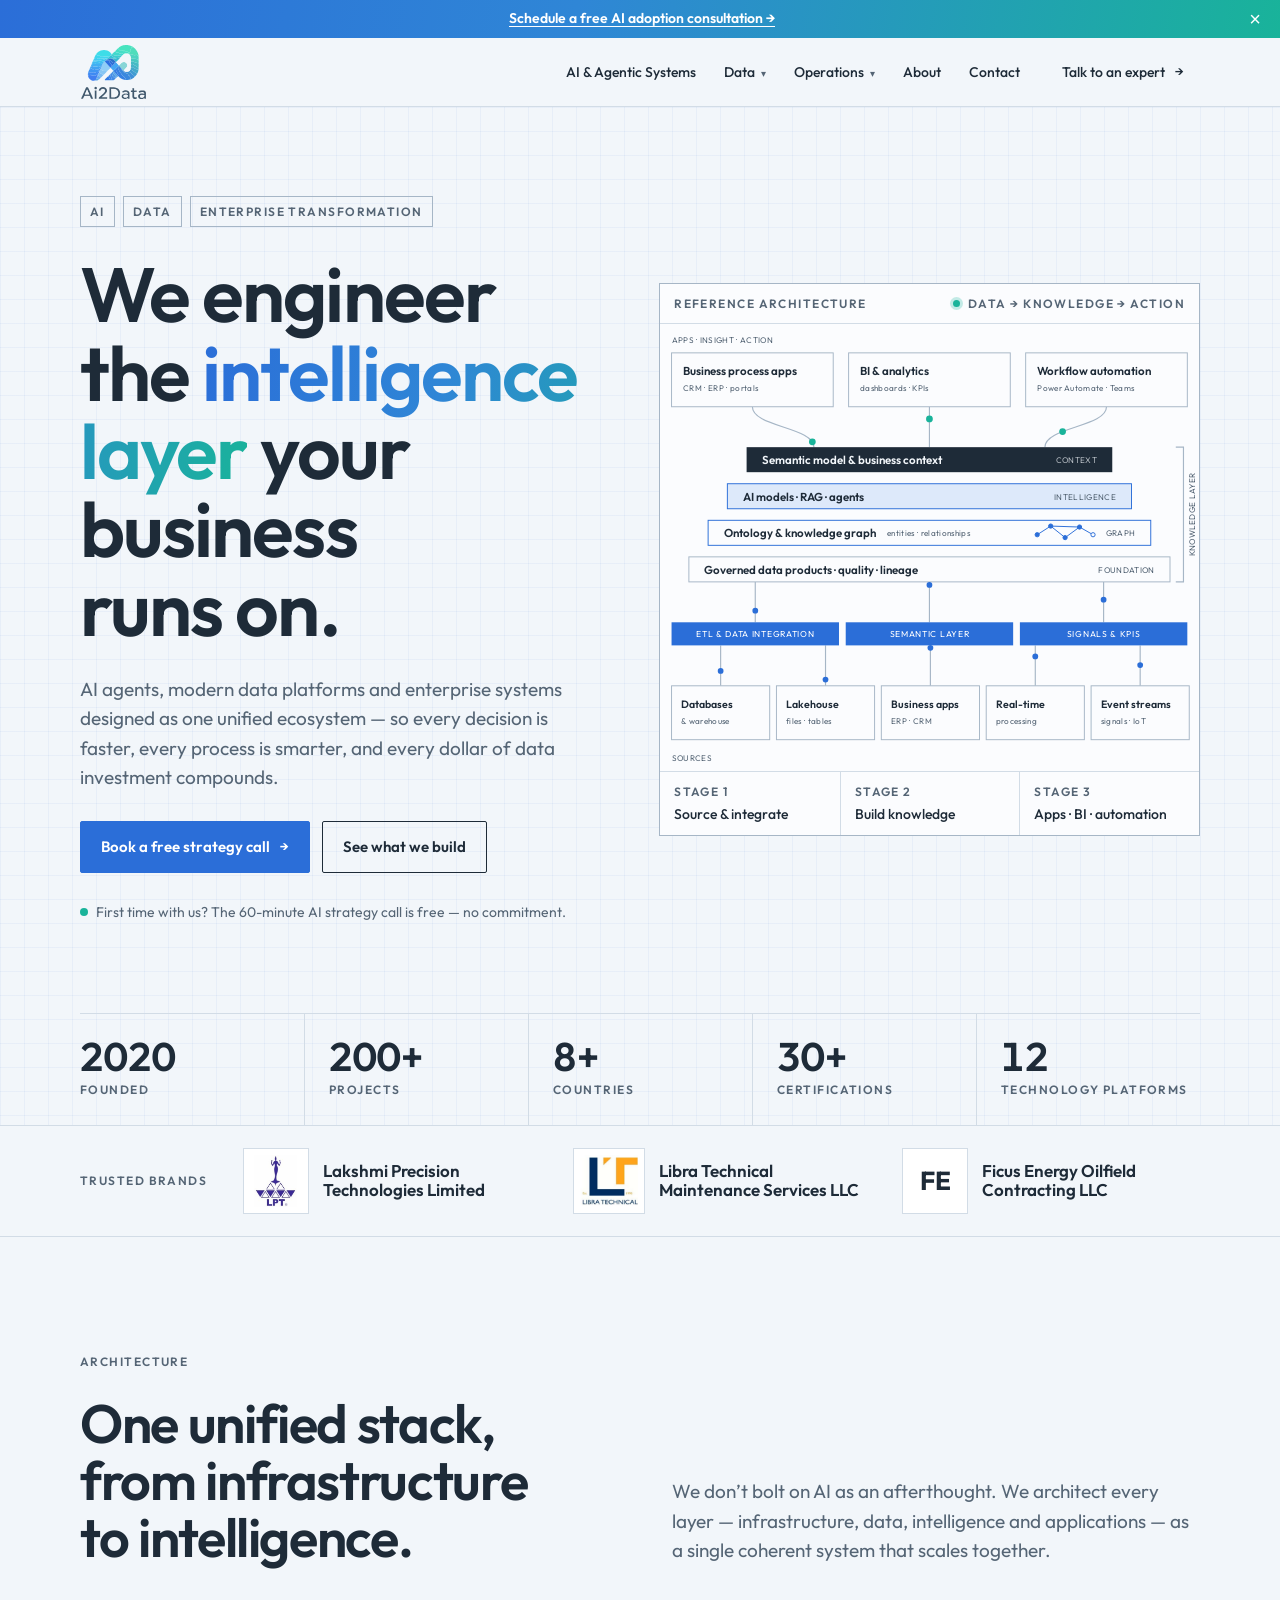
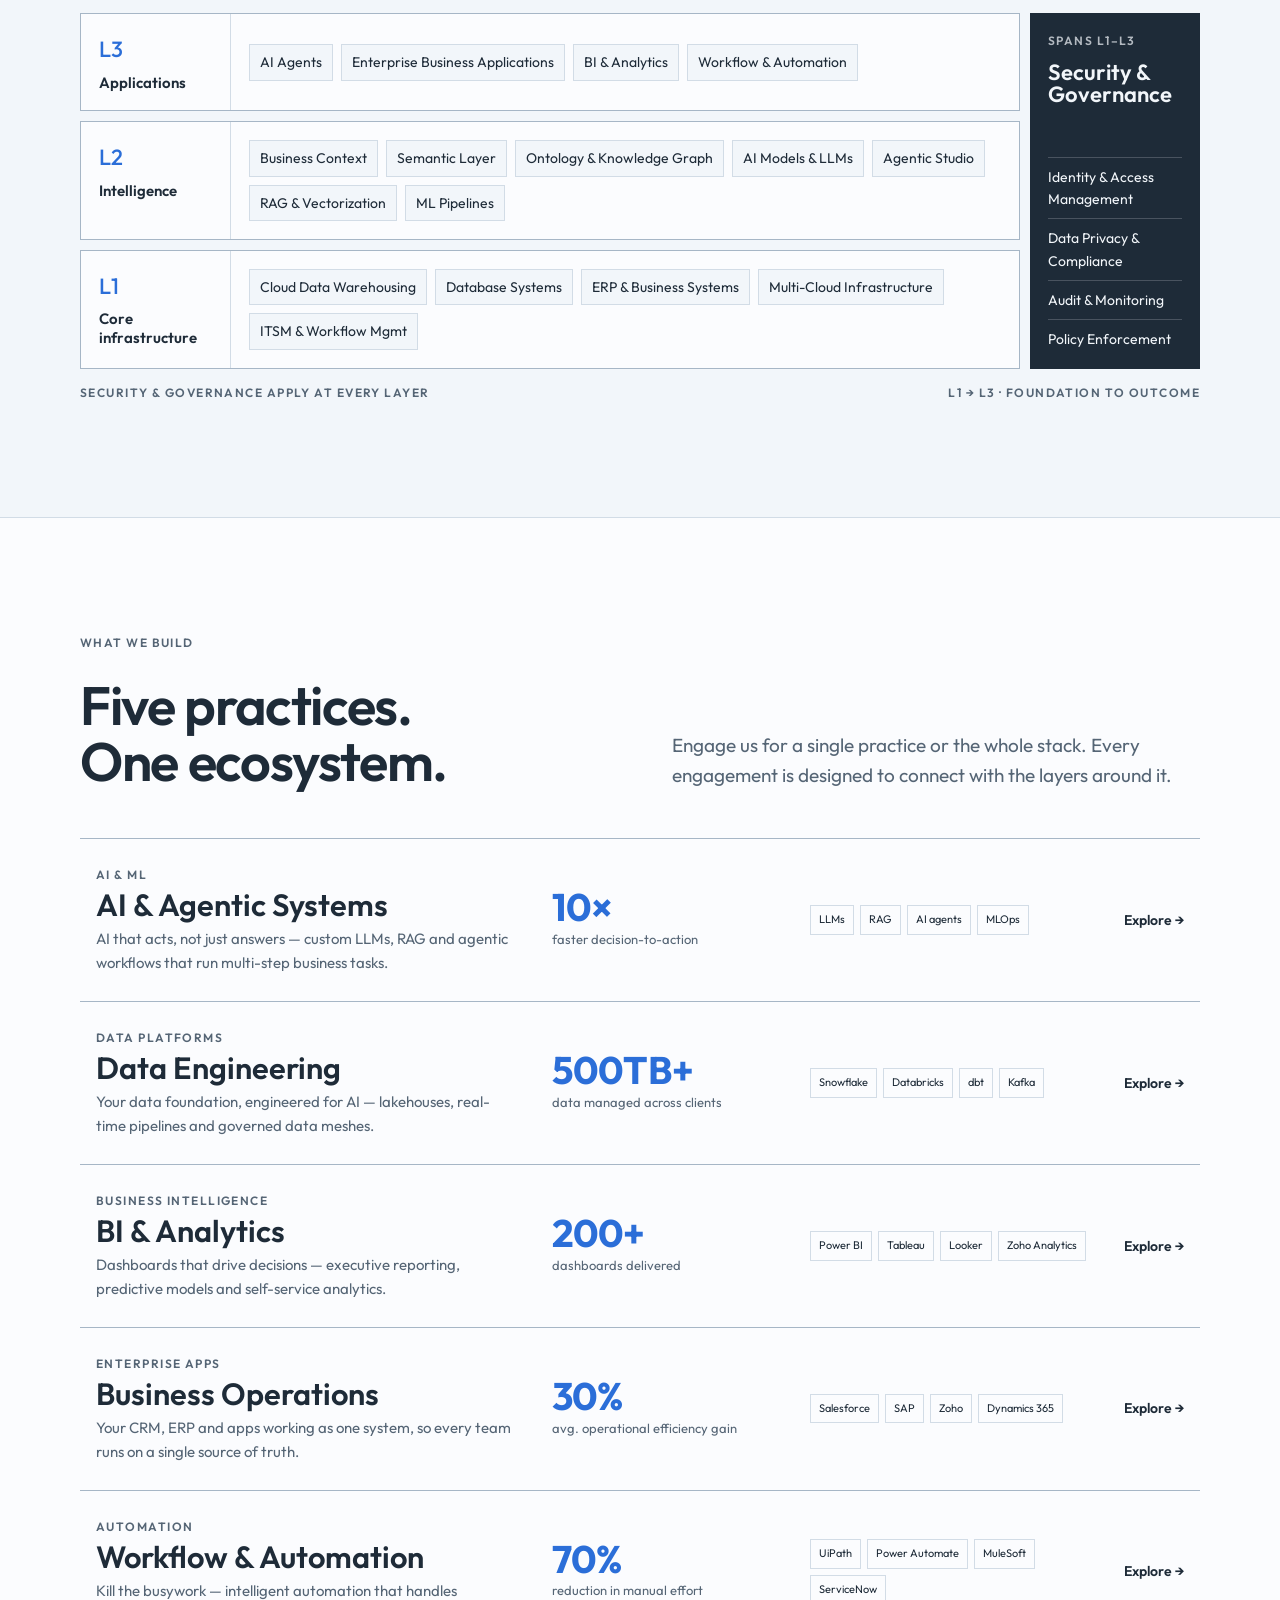
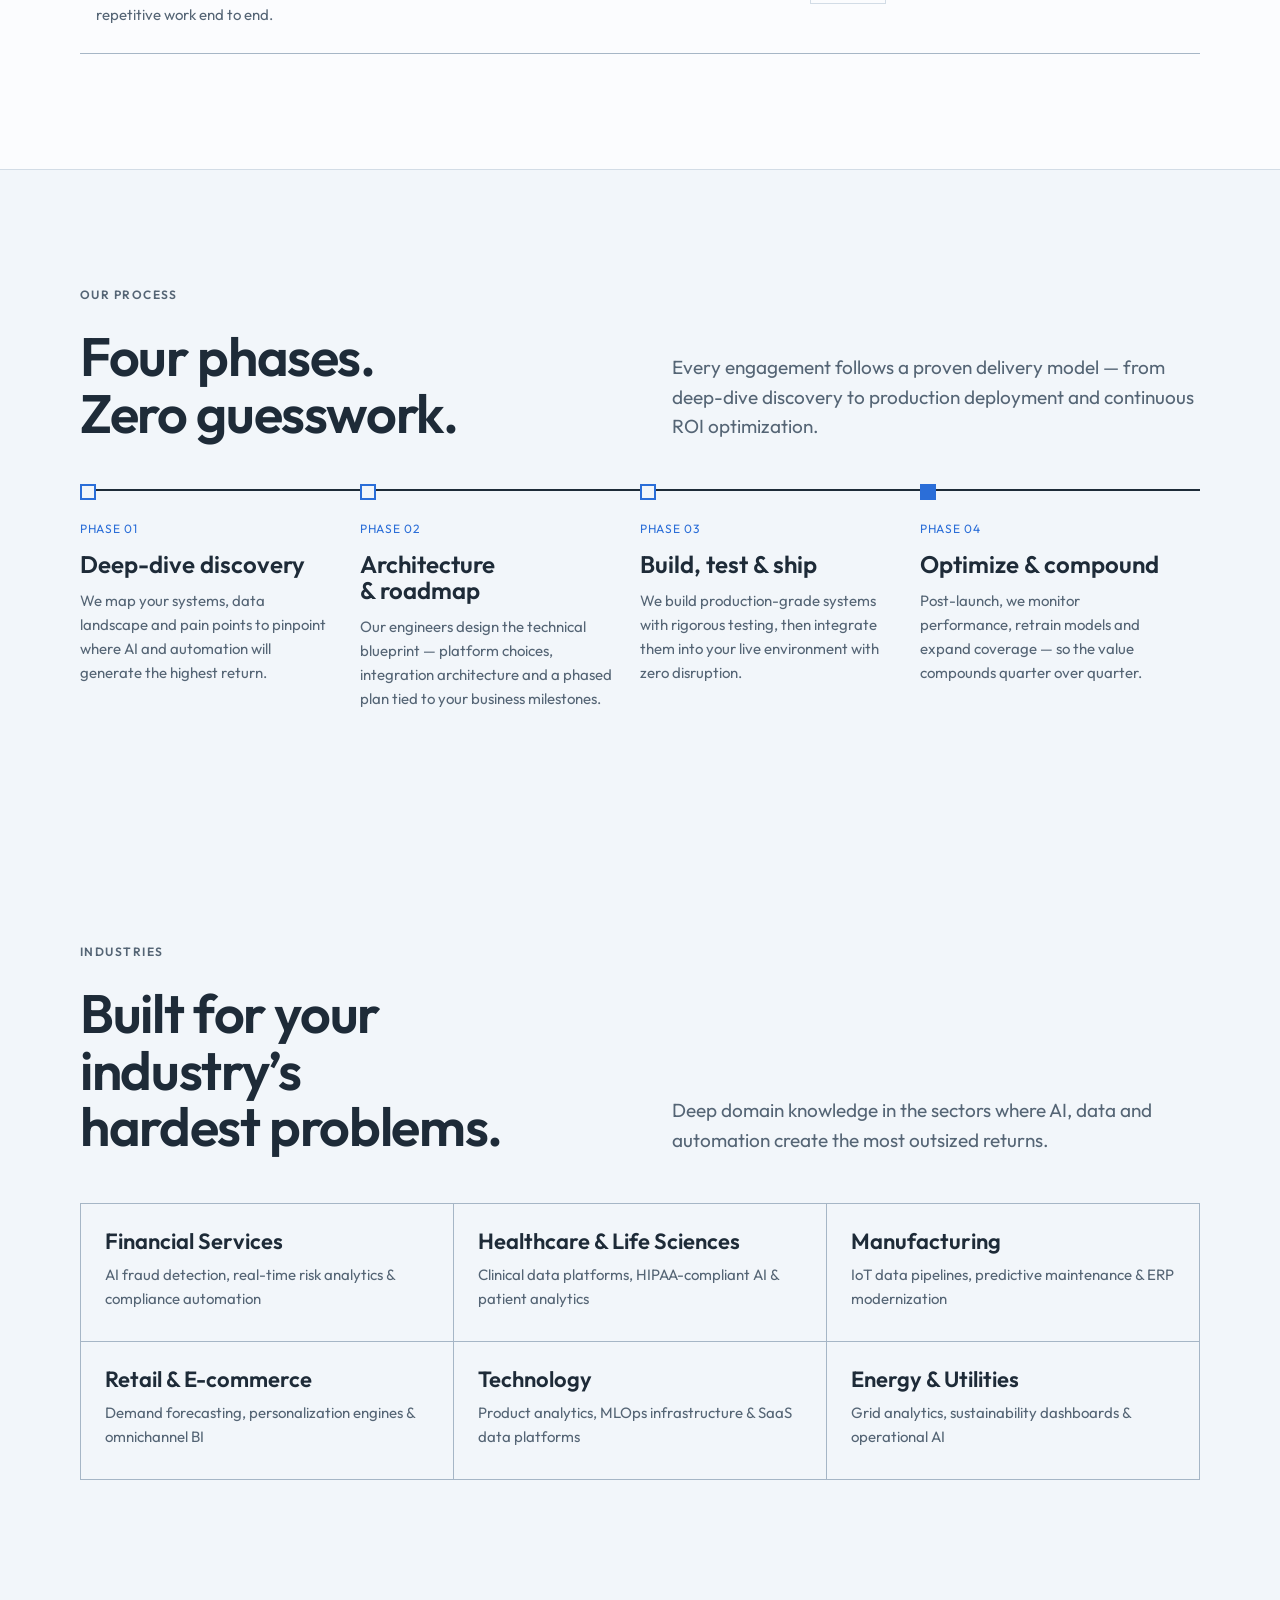
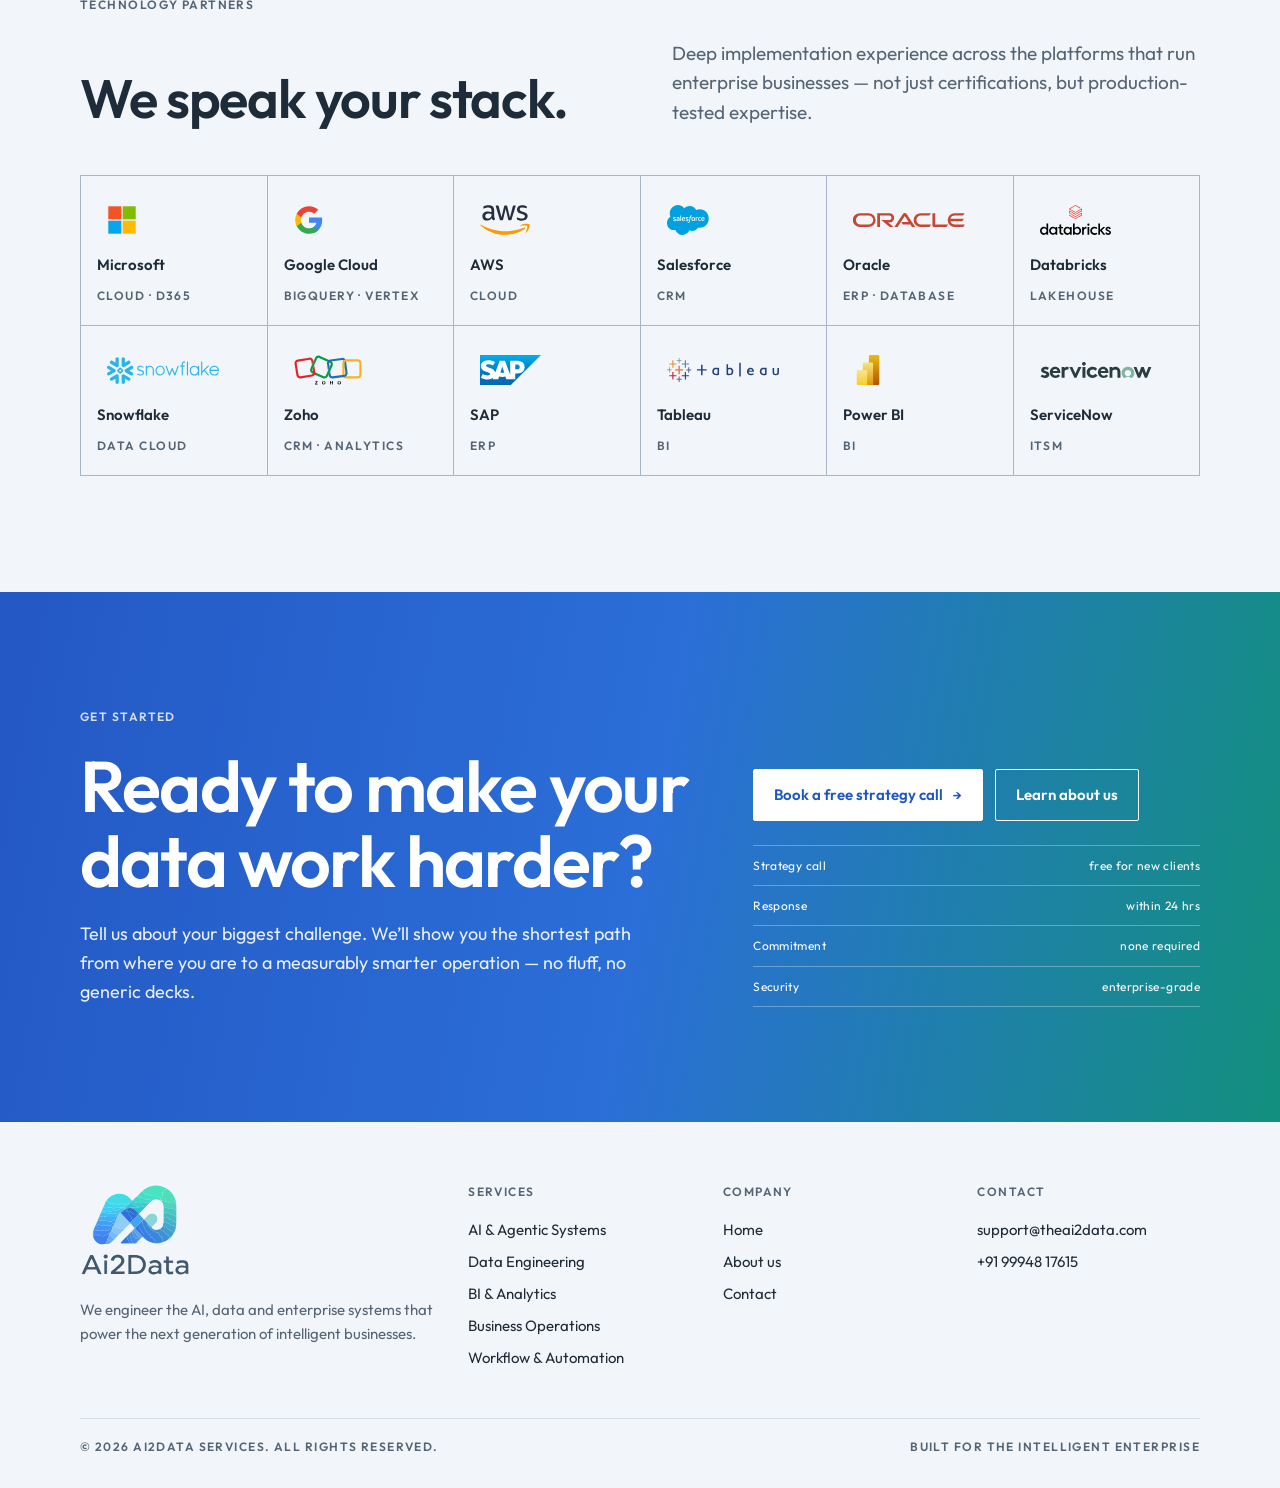
<file: index.html>
<!DOCTYPE html>
<html lang="en">
<head>
  <meta charset="UTF-8"/>
  <meta name="viewport" content="width=device-width, initial-scale=1.0"/>
  <title>Ai2Data Services | AI, Data &amp; Enterprise Systems Partner</title>
  <meta name="description" content="Ai2Data designs and builds AI agents, data platforms, BI and enterprise systems as one ecosystem — from strategy to production. Book a free strategy call."/>
  <link rel="canonical" href="https://www.theai2data.com/"/>
  <meta name="robots" content="index, follow, max-image-preview:large, max-snippet:-1"/>
  <meta name="theme-color" content="#2B6ED8"/>

  <!-- Icons -->
  <link rel="icon" href="images/ai2data-mark.svg" type="image/svg+xml"/>
  <link rel="apple-touch-icon" href="images/apple-touch-icon.png"/>

  <!-- Open Graph / social -->
  <meta property="og:type" content="website"/>
  <meta property="og:site_name" content="Ai2Data Services"/>
  <meta property="og:locale" content="en_US"/>
  <meta property="og:title" content="Ai2Data Services | AI, Data &amp; Enterprise Systems Partner"/>
  <meta property="og:description" content="Ai2Data designs and builds AI agents, data platforms, BI and enterprise systems as one ecosystem — from strategy to production. Book a free strategy call."/>
  <meta property="og:url" content="https://www.theai2data.com/"/>
  <meta property="og:image" content="https://www.theai2data.com/images/og-image.png"/>
  <meta property="og:image:width" content="1200"/>
  <meta property="og:image:height" content="630"/>
  <meta property="og:image:alt" content="Ai2Data Services — We engineer the intelligence layer your business runs on."/>
  <meta name="twitter:card" content="summary_large_image"/>
  <meta name="twitter:title" content="Ai2Data Services | AI, Data &amp; Enterprise Systems Partner"/>
  <meta name="twitter:description" content="Ai2Data designs and builds AI agents, data platforms, BI and enterprise systems as one ecosystem — from strategy to production. Book a free strategy call."/>
  <meta name="twitter:image" content="https://www.theai2data.com/images/og-image.png"/>

  <!-- Structured data -->
  <script type="application/ld+json">
{
 "@context": "https://schema.org",
 "@graph": [
  {
   "@type": "Organization",
   "@id": "https://www.theai2data.com/#organization",
   "name": "Ai2Data Services",
   "alternateName": "Ai2Data",
   "url": "https://www.theai2data.com/",
   "logo": {
    "@type": "ImageObject",
    "url": "https://www.theai2data.com/images/logo-512.png",
    "width": 512,
    "height": 512
   },
   "image": "https://www.theai2data.com/images/og-image.png",
   "foundingDate": "2020",
   "email": "support@theai2data.com",
   "telephone": "+91-99948-17615",
   "description": "Ai2Data Services designs and implements AI-powered ecosystems — AI agents, modern data platforms, BI and enterprise systems — as one unified stack, from strategy to production.",
   "knowsAbout": [
    "Artificial intelligence",
    "AI agents",
    "Large language models",
    "Retrieval-augmented generation",
    "Knowledge graphs",
    "Data engineering",
    "Data lakehouse",
    "Business intelligence",
    "Predictive analytics",
    "ERP",
    "CRM",
    "Robotic process automation",
    "Workflow automation",
    "Data governance"
   ],
   "contactPoint": [
    {
     "@type": "ContactPoint",
     "contactType": "sales",
     "email": "support@theai2data.com",
     "telephone": "+91-99948-17615",
     "availableLanguage": [
      "English"
     ]
    }
   ],
   "makesOffer": {
    "@type": "Offer",
    "name": "Free 60-minute AI strategy call for new clients",
    "price": "0",
    "description": "New clients get their first 60-minute AI strategy call free, with no commitment.",
    "url": "https://www.theai2data.com/contact.html"
   },
   "hasOfferCatalog": {
    "@type": "OfferCatalog",
    "name": "Ai2Data practices",
    "itemListElement": [
     {
      "@type": "Offer",
      "itemOffered": {
       "@type": "Service",
       "name": "AI & Agentic Systems",
       "url": "https://www.theai2data.com/ai-services.html",
       "description": "Custom LLMs, retrieval-augmented generation (RAG), autonomous AI agents and in-app copilots that run multi-step business workflows in production."
      }
     },
     {
      "@type": "Offer",
      "itemOffered": {
       "@type": "Service",
       "name": "Data Engineering",
       "url": "https://www.theai2data.com/data-engineering.html",
       "description": "Lakehouse and data-mesh architectures, ETL/ELT and real-time streaming pipelines, cloud data warehousing, and data governance and quality."
      }
     },
     {
      "@type": "Offer",
      "itemOffered": {
       "@type": "Service",
       "name": "BI & Analytics",
       "url": "https://www.theai2data.com/bi-analytics.html",
       "description": "Executive dashboards, KPI frameworks, self-service BI, predictive and prescriptive analytics, and embedded analytics."
      }
     },
     {
      "@type": "Offer",
      "itemOffered": {
       "@type": "Service",
       "name": "Business Operations Software",
       "url": "https://www.theai2data.com/business-operations.html",
       "description": "Implementation and integration of CRM, ERP, marketing, customer service and finance platforms such as Salesforce, SAP, Oracle, Microsoft Dynamics 365 and Zoho."
      }
     },
     {
      "@type": "Offer",
      "itemOffered": {
       "@type": "Service",
       "name": "Workflow & Automation",
       "url": "https://www.theai2data.com/workflow-automation.html",
       "description": "Robotic process automation, workflow orchestration, ITSM automation, API integration and iPaaS, and intelligent document processing."
      }
     }
    ]
   }
  },
  {
   "@type": "WebPage",
   "@id": "https://www.theai2data.com/#webpage",
   "url": "https://www.theai2data.com/",
   "name": "Ai2Data Services | AI, Data & Enterprise Systems Partner",
   "description": "Ai2Data designs and builds AI agents, data platforms, BI and enterprise systems as one ecosystem — from strategy to production. Book a free strategy call.",
   "isPartOf": {
    "@id": "https://www.theai2data.com/#website"
   },
   "about": {
    "@id": "https://www.theai2data.com/#organization"
   },
   "inLanguage": "en",
   "primaryImageOfPage": "https://www.theai2data.com/images/og-image.png"
  },
  {
   "@type": "WebSite",
   "@id": "https://www.theai2data.com/#website",
   "url": "https://www.theai2data.com/",
   "name": "Ai2Data Services",
   "publisher": {
    "@id": "https://www.theai2data.com/#organization"
   },
   "inLanguage": "en"
  }
 ]
}
  </script>

  <link rel="preconnect" href="https://fonts.googleapis.com"/>
  <link rel="preconnect" href="https://fonts.gstatic.com" crossorigin/>
  <link rel="stylesheet" href="https://fonts.googleapis.com/css2?family=Outfit:wght@300..700&amp;display=swap"/>
  <link rel="stylesheet" href="css/site.css?v=12"/>
</head>
<body>
<div class="promo" id="promo" role="region" aria-label="Offer">
  <p><a href="contact.html?offer=free-call#contact-form-section"><b>Schedule a free AI adoption consultation</b> <span aria-hidden="true">→</span></a></p>
  <button class="promo-x" type="button" aria-label="Dismiss offer">×</button>
</div>

<header class="site-head">
  <div class="wrap head-row">
    <a class="brand" href="index.html" aria-label="Ai2Data Services home"><svg class="logo" role="img" aria-label="Ai2Data Services"><use href="images/ai2data-logo.svg#ai2data-logo"/></svg></a>
    <button class="menu-toggle" id="menu-toggle" type="button" aria-expanded="false" aria-controls="site-nav">Menu</button>
    <nav class="nav" id="site-nav" aria-label="Main navigation">
      <a href="ai-services.html">AI &amp; Agentic Systems</a>
      <div class="dd">
        <button type="button" aria-haspopup="true">Data</button>
        <div class="dd-menu">
          <a href="data-engineering.html">Data Engineering<span>pipelines · lakehouse · governance</span></a>
          <a href="bi-analytics.html">BI &amp; Analytics<span>dashboards · KPIs · predictive</span></a>
        </div>
      </div>
      <div class="dd">
        <button type="button" aria-haspopup="true">Operations</button>
        <div class="dd-menu">
          <a href="business-operations.html">Business Operations<span>CRM · ERP · ITSM</span></a>
          <a href="workflow-automation.html">Workflow &amp; Automation<span>RPA · orchestration</span></a>
        </div>
      </div>
      <a href="about.html">About</a>
      <a href="contact.html">Contact</a>
      <a class="btn btn-primary" href="contact.html">Talk to an expert <span class="arr">→</span></a>
    </nav>
  </div>
</header>

<main>

  <!-- ============ HERO ============ -->
  <div class="hero">
    <div class="wrap">
      <div class="hero-grid">
        <div class="hero-copy">
          <div class="eyebrow label"><span>AI</span><span>Data</span><span>Enterprise transformation</span></div>
          <h1 class="display">We engineer the <em>intelligence layer</em> your business runs on.</h1>
          <p class="lead">AI agents, modern data platforms and enterprise systems designed as one unified ecosystem — so every decision is faster, every process is smarter, and every dollar of data investment compounds.</p>
          <div class="hero-actions">
            <a class="btn btn-primary" href="contact.html">Book a free strategy call <span class="arr">→</span></a>
            <a class="btn btn-ghost" href="#services">See what we build</a>
          </div>
          <p class="offer-note">First time with us? The 60-minute AI strategy call is free — no commitment.</p>
        </div>

        <figure class="schematic" style="margin:0" aria-labelledby="refarch-cap">
          <div class="schem-bar">
            <span class="label">Reference architecture</span>
            <span class="label live"><i></i>Data → knowledge → action</span>
          </div>
          <svg viewBox="0 0 560 464" role="img" aria-labelledby="refarch-title refarch-desc">
            <title id="refarch-title">Ai2Data reference architecture</title>
            <desc id="refarch-desc">Five source systems feed an integration band (ETL and data integration, semantic layer, signals and KPIs), which builds a four-tier business knowledge layer — governed data products, an ontology and knowledge graph, AI models with RAG and agents, and a semantic model with business context — that powers business process apps, BI and analytics, and workflow automation.</desc>

            <text class="tm" x="12" y="20">APPS · INSIGHT · ACTION</text>
            <text class="tm" text-anchor="middle" transform="translate(556 198) rotate(-90)">KNOWLEDGE LAYER</text>
            <text class="tm" x="12" y="454">SOURCES</text>

            <!-- wires: sources -> integration band -->
            <path id="s1" class="wire" d="M63 376 V334"/>
            <path id="s2" class="wire" d="M172 376 V334"/>
            <path id="s3" class="wire" d="M281 376 V334"/>
            <path id="s4" class="wire" d="M390 376 V334"/>
            <path id="s5" class="wire" d="M499 376 V334"/>
            <!-- integration band -> knowledge layer -->
            <path id="b1" class="wire" d="M99 310 V268"/>
            <path id="b2" class="wire" d="M280 310 V268"/>
            <path id="b3" class="wire" d="M461 310 V268"/>
            <!-- knowledge layer -> consumers -->
            <path id="c1" class="wire" d="M160 128 C160 107 96 107 96 86"/>
            <path id="c2" class="wire" d="M280 128 V86"/>
            <path id="c3" class="wire" d="M400 128 C400 107 464 107 464 86"/>

            <!-- consumers -->
            <rect class="node" x="12" y="30" width="168" height="56"/>
            <text class="t" x="24" y="53">Business process apps</text><text class="tm" x="24" y="70">CRM · ERP · portals</text>
            <rect class="node" x="196" y="30" width="168" height="56"/>
            <text class="t" x="208" y="53">BI &amp; analytics</text><text class="tm" x="208" y="70">dashboards · KPIs</text>
            <rect class="node" x="380" y="30" width="168" height="56"/>
            <text class="t" x="392" y="53">Workflow automation</text><text class="tm" x="392" y="70">Power Automate · Teams</text>

            <!-- business knowledge layer: stacked tiers -->
            <rect class="node-strong" x="90" y="128" width="380" height="26"/>
            <text class="t-inv" x="106" y="145.5">Semantic model &amp; business context</text>
            <text class="tm-inv" x="454" y="144.5" text-anchor="end">CONTEXT</text>
            <rect class="soft" x="70" y="166" width="420" height="26"/>
            <text class="t" x="86" y="183.5">AI models · RAG · agents</text>
            <text class="tm" x="474" y="182.5" text-anchor="end">INTELLIGENCE</text>
            <rect class="node" x="50" y="204" width="460" height="26" style="stroke:var(--accent)"/>
            <text class="t" x="66" y="221.5">Ontology &amp; knowledge graph</text>
            <text class="tm" x="236" y="220.5">entities · relationships</text>
            <g aria-hidden="true" style="stroke:var(--accent);stroke-width:1">
              <path d="M392 219 L406 210 L421 222 L436 211 L450 219 M406 210 L436 211" style="fill:none"/>
              <circle cx="392" cy="219" r="2.2" style="fill:var(--accent)"/><circle cx="406" cy="210" r="2.2" style="fill:var(--accent)"/>
              <circle cx="421" cy="222" r="2.2" style="fill:var(--accent)"/><circle cx="436" cy="211" r="2.2" style="fill:var(--accent)"/>
              <circle cx="450" cy="219" r="2.2" style="fill:var(--surface)"/>
            </g>
            <text class="tm" x="494" y="220.5" text-anchor="end">GRAPH</text>
            <rect class="node" x="30" y="242" width="500" height="26"/>
            <text class="t" x="46" y="259.5">Governed data products · quality · lineage</text>
            <text class="tm" x="514" y="258.5" text-anchor="end">FOUNDATION</text>
            <path class="bracket" d="M536 128 H544 V268 H536"/>

            <!-- integration band -->
            <rect class="band" x="12" y="310" width="174" height="24"/>
            <text class="t-acc" x="99" y="325" text-anchor="middle" style="letter-spacing:.08em">ETL &amp; DATA INTEGRATION</text>
            <rect class="band" x="193" y="310" width="174" height="24"/>
            <text class="t-acc" x="280" y="325" text-anchor="middle" style="letter-spacing:.08em">SEMANTIC LAYER</text>
            <rect class="band" x="374" y="310" width="174" height="24"/>
            <text class="t-acc" x="461" y="325" text-anchor="middle" style="letter-spacing:.08em">SIGNALS &amp; KPIS</text>

            <!-- sources -->
            <rect class="node" x="12" y="376" width="102" height="56"/>
            <text class="t-sm" x="22" y="399">Databases</text><text class="tm" x="22" y="416">&amp; warehouse</text>
            <rect class="node" x="121" y="376" width="102" height="56"/>
            <text class="t-sm" x="131" y="399">Lakehouse</text><text class="tm" x="131" y="416">files · tables</text>
            <rect class="node" x="230" y="376" width="102" height="56"/>
            <text class="t-sm" x="240" y="399">Business apps</text><text class="tm" x="240" y="416">ERP · CRM</text>
            <rect class="node" x="339" y="376" width="102" height="56"/>
            <text class="t-sm" x="349" y="399">Real-time</text><text class="tm" x="349" y="416">processing</text>
            <rect class="node" x="448" y="376" width="102" height="56"/>
            <text class="t-sm" x="458" y="399">Event streams</text><text class="tm" x="458" y="416">signals · IoT</text>

            <!-- flow: rises from sources, through the knowledge layer, out to the apps -->
            <circle class="pkt" r="3"><animateMotion dur="1.4s" repeatCount="indefinite" begin="0s"><mpath href="#s1"/></animateMotion></circle>
            <circle class="pkt" r="3"><animateMotion dur="1.4s" repeatCount="indefinite" begin=".3s"><mpath href="#s2"/></animateMotion></circle>
            <circle class="pkt" r="3"><animateMotion dur="1.4s" repeatCount="indefinite" begin=".6s"><mpath href="#s3"/></animateMotion></circle>
            <circle class="pkt" r="3"><animateMotion dur="1.4s" repeatCount="indefinite" begin=".9s"><mpath href="#s4"/></animateMotion></circle>
            <circle class="pkt" r="3"><animateMotion dur="1.4s" repeatCount="indefinite" begin="1.2s"><mpath href="#s5"/></animateMotion></circle>
            <circle class="pkt" r="3"><animateMotion dur="1.1s" repeatCount="indefinite" begin=".5s"><mpath href="#b1"/></animateMotion></circle>
            <circle class="pkt" r="3"><animateMotion dur="1.1s" repeatCount="indefinite" begin=".9s"><mpath href="#b2"/></animateMotion></circle>
            <circle class="pkt" r="3"><animateMotion dur="1.1s" repeatCount="indefinite" begin="1.3s"><mpath href="#b3"/></animateMotion></circle>
            <circle class="pkt-s" r="3.5"><animateMotion dur="1.6s" repeatCount="indefinite" begin=".2s"><mpath href="#c1"/></animateMotion></circle>
            <circle class="pkt-s" r="3.5"><animateMotion dur="1.6s" repeatCount="indefinite" begin=".8s"><mpath href="#c2"/></animateMotion></circle>
            <circle class="pkt-s" r="3.5"><animateMotion dur="1.6s" repeatCount="indefinite" begin="1.4s"><mpath href="#c3"/></animateMotion></circle>
          </svg>
          <div class="refarch-m">
            <div class="rm-stage"><span class="label">Apps · insight · action</span>
              <div class="rm-row"><span class="rm-chip">Business process apps</span><span class="rm-chip">BI &amp; analytics</span><span class="rm-chip">Workflow automation</span></div></div>
            <span class="rm-flow" aria-hidden="true">↑</span>
            <div class="rm-stage"><span class="label">Knowledge layer</span>
              <div class="rm-tier ink"><span>Semantic model &amp; business context</span><span class="tm">Context</span></div>
              <div class="rm-tier soft"><span>AI models · RAG · agents</span><span class="tm">Intelligence</span></div>
              <div class="rm-tier graph"><span>Ontology &amp; knowledge graph</span><span class="tm">Graph</span></div>
              <div class="rm-tier"><span>Governed data products · quality · lineage</span><span class="tm">Foundation</span></div></div>
            <span class="rm-flow" aria-hidden="true">↑</span>
            <div class="rm-stage"><span class="label">Integration</span>
              <div class="rm-row"><span class="rm-chip band">ETL &amp; data integration</span><span class="rm-chip band">Semantic layer</span><span class="rm-chip band">Signals &amp; KPIs</span></div></div>
            <span class="rm-flow" aria-hidden="true">↑</span>
            <div class="rm-stage"><span class="label">Sources</span>
              <div class="rm-row"><span class="rm-chip">Databases &amp; warehouse</span><span class="rm-chip">Lakehouse</span><span class="rm-chip">Business apps (ERP · CRM)</span><span class="rm-chip">Real-time processing</span><span class="rm-chip">Event streams</span></div></div>
          </div>
          <figcaption class="schem-foot" id="refarch-cap">
            <div><span class="label">Stage 1</span><strong>Source &amp; integrate</strong></div>
            <div><span class="label">Stage 2</span><strong>Build knowledge</strong></div>
            <div><span class="label">Stage 3</span><strong>Apps · BI · automation</strong></div>
          </figcaption>
        </figure>
      </div>

      <div class="ledger">
        <div><strong>2020</strong><span class="label">Founded</span></div>
        <div><strong>200+</strong><span class="label">Projects</span></div>
        <div><strong>8+</strong><span class="label">Countries</span></div>
        <div><strong>30+</strong><span class="label">Certifications</span></div>
        <div><strong>12</strong><span class="label">Technology platforms</span></div>
      </div>
    </div>
  </div>

  <!-- ============ TRUSTED BY ============ -->
  <div class="trusted">
    <div class="wrap">
      <span class="label">Trusted brands</span>
      <ul class="client-logos">
        <li><span class="client-plate"><img src="images/clients/lpt.jpg" width="200" height="200" alt="LPT logo" loading="lazy"/></span><span><b>Lakshmi Precision Technologies Limited</b></span></li>
        <li><span class="client-plate"><img src="images/clients/libra-technical.png" width="360" height="327" alt="Libra Technical logo" loading="lazy"/></span><span><b>Libra Technical Maintenance Services LLC</b></span></li>
        <li><span class="client-plate client-plate--mono" role="img" aria-label="Ficus Energy">FE</span><span><b>Ficus Energy Oilfield Contracting LLC</b></span></li>
      </ul>
    </div>
  </div>

  <!-- ============ ARCHITECTURE ============ -->
  <section id="stack">
    <div class="wrap">
      <div class="sec-head">
        <span class="label">Architecture</span>
        <h2 class="display">One unified stack, from infrastructure to intelligence.</h2>
        <p class="lead">We don’t bolt on AI as an afterthought. We architect every layer — infrastructure, data, intelligence and applications — as a single coherent system that scales together.</p>
      </div>

      <div class="stack">
        <div class="layers">
          <div class="layer">
            <div class="layer-id"><span class="code">L3</span><span class="name">Applications</span></div>
            <ul>
              <li class="chip">AI Agents</li><li class="chip">Enterprise Business Applications</li>
              <li class="chip">BI &amp; Analytics</li><li class="chip">Workflow &amp; Automation</li>
            </ul>
          </div>
          <div class="layer">
            <div class="layer-id"><span class="code">L2</span><span class="name">Intelligence</span></div>
            <ul>
              <li class="chip">Business Context</li><li class="chip">Semantic Layer</li><li class="chip">Ontology &amp; Knowledge Graph</li><li class="chip">AI Models &amp; LLMs</li>
              <li class="chip">Agentic Studio</li><li class="chip">RAG &amp; Vectorization</li><li class="chip">ML Pipelines</li>
            </ul>
          </div>
          <div class="layer">
            <div class="layer-id"><span class="code">L1</span><span class="name">Core infrastructure</span></div>
            <ul>
              <li class="chip">Cloud Data Warehousing</li><li class="chip">Database Systems</li><li class="chip">ERP &amp; Business Systems</li>
              <li class="chip">Multi-Cloud Infrastructure</li><li class="chip">ITSM &amp; Workflow Mgmt</li>
            </ul>
          </div>
        </div>
        <aside class="spine">
          <div style="display:grid;gap:10px">
            <span class="label">Spans L1–L3</span>
            <h3>Security &amp; Governance</h3>
          </div>
          <ul>
            <li>Identity &amp; Access Management</li>
            <li>Data Privacy &amp; Compliance</li>
            <li>Audit &amp; Monitoring</li>
            <li>Policy Enforcement</li>
          </ul>
        </aside>
      </div>
      <div class="stack-note"><span class="label">Security &amp; governance apply at every layer</span><span class="label">L1 → L3 · foundation to outcome</span></div>
    </div>
  </section>

  <!-- ============ SERVICES ============ -->
  <section class="services" id="services">
    <div class="wrap">
      <div class="sec-head">
        <span class="label">What we build</span>
        <h2 class="display">Five practices. One ecosystem.</h2>
        <p class="lead">Engage us for a single practice or the whole stack. Every engagement is designed to connect with the layers around it.</p>
      </div>
      <ul class="svc-rows">
        <li><a class="svc-row" href="ai-services.html">
          <span class="svc-row-main"><span class="label">AI &amp; ML</span><b>AI &amp; Agentic Systems</b><span class="desc">AI that acts, not just answers — custom LLMs, RAG and agentic workflows that run multi-step business tasks.</span></span>
          <span class="svc-row-metric"><strong>10×</strong><span>faster decision-to-action</span></span>
          <span class="tags"><span class="tag">LLMs</span><span class="tag">RAG</span><span class="tag">AI agents</span><span class="tag">MLOps</span></span>
          <span class="svc-row-go">Explore <span class="arr">→</span></span>
        </a></li>
        <li><a class="svc-row" href="data-engineering.html">
          <span class="svc-row-main"><span class="label">Data platforms</span><b>Data Engineering</b><span class="desc">Your data foundation, engineered for AI — lakehouses, real-time pipelines and governed data meshes.</span></span>
          <span class="svc-row-metric"><strong>500TB+</strong><span>data managed across clients</span></span>
          <span class="tags"><span class="tag">Snowflake</span><span class="tag">Databricks</span><span class="tag">dbt</span><span class="tag">Kafka</span></span>
          <span class="svc-row-go">Explore <span class="arr">→</span></span>
        </a></li>
        <li><a class="svc-row" href="bi-analytics.html">
          <span class="svc-row-main"><span class="label">Business intelligence</span><b>BI &amp; Analytics</b><span class="desc">Dashboards that drive decisions — executive reporting, predictive models and self-service analytics.</span></span>
          <span class="svc-row-metric"><strong>200+</strong><span>dashboards delivered</span></span>
          <span class="tags"><span class="tag">Power BI</span><span class="tag">Tableau</span><span class="tag">Looker</span><span class="tag">Zoho Analytics</span></span>
          <span class="svc-row-go">Explore <span class="arr">→</span></span>
        </a></li>
        <li><a class="svc-row" href="business-operations.html">
          <span class="svc-row-main"><span class="label">Enterprise apps</span><b>Business Operations</b><span class="desc">Your CRM, ERP and apps working as one system, so every team runs on a single source of truth.</span></span>
          <span class="svc-row-metric"><strong>30%</strong><span>avg. operational efficiency gain</span></span>
          <span class="tags"><span class="tag">Salesforce</span><span class="tag">SAP</span><span class="tag">Zoho</span><span class="tag">Dynamics 365</span></span>
          <span class="svc-row-go">Explore <span class="arr">→</span></span>
        </a></li>
        <li><a class="svc-row" href="workflow-automation.html">
          <span class="svc-row-main"><span class="label">Automation</span><b>Workflow &amp; Automation</b><span class="desc">Kill the busywork — intelligent automation that handles repetitive work end to end.</span></span>
          <span class="svc-row-metric"><strong>70%</strong><span>reduction in manual effort</span></span>
          <span class="tags"><span class="tag">UiPath</span><span class="tag">Power Automate</span><span class="tag">MuleSoft</span><span class="tag">ServiceNow</span></span>
          <span class="svc-row-go">Explore <span class="arr">→</span></span>
        </a></li>
      </ul>
    </div>
  </section>

  <!-- ============ PROCESS ============ -->
  <section id="process">
    <div class="wrap">
      <div class="sec-head">
        <span class="label">Our process</span>
        <h2 class="display">Four phases. Zero guesswork.</h2>
        <p class="lead">Every engagement follows a proven delivery model — from deep-dive discovery to production deployment and continuous ROI optimization.</p>
      </div>
      <ol class="phases">
        <li class="phase"><span class="n">PHASE 01</span><h3>Deep-dive discovery</h3><p>We map your systems, data landscape and pain points to pinpoint where AI and automation will generate the highest return.</p></li>
        <li class="phase"><span class="n">PHASE 02</span><h3>Architecture &amp; roadmap</h3><p>Our engineers design the technical blueprint — platform choices, integration architecture and a phased plan tied to your business milestones.</p></li>
        <li class="phase"><span class="n">PHASE 03</span><h3>Build, test &amp; ship</h3><p>We build production-grade systems with rigorous testing, then integrate them into your live environment with zero disruption.</p></li>
        <li class="phase"><span class="n">PHASE 04</span><h3>Optimize &amp; compound</h3><p>Post-launch, we monitor performance, retrain models and expand coverage — so the value compounds quarter over quarter.</p></li>
      </ol>
    </div>
  </section>


  <!-- ============ INDUSTRIES ============ -->
  <section id="industries">
    <div class="wrap">
      <div class="sec-head">
        <span class="label">Industries</span>
        <h2 class="display">Built for your industry’s hardest problems.</h2>
        <p class="lead">Deep domain knowledge in the sectors where AI, data and automation create the most outsized returns.</p>
      </div>
      <ul class="ruled industries">
        <li><h3>Financial Services</h3><p>AI fraud detection, real-time risk analytics &amp; compliance automation</p></li>
        <li><h3>Healthcare &amp; Life Sciences</h3><p>Clinical data platforms, HIPAA-compliant AI &amp; patient analytics</p></li>
        <li><h3>Manufacturing</h3><p>IoT data pipelines, predictive maintenance &amp; ERP modernization</p></li>
        <li><h3>Retail &amp; E-commerce</h3><p>Demand forecasting, personalization engines &amp; omnichannel BI</p></li>
        <li><h3>Technology</h3><p>Product analytics, MLOps infrastructure &amp; SaaS data platforms</p></li>
        <li><h3>Energy &amp; Utilities</h3><p>Grid analytics, sustainability dashboards &amp; operational AI</p></li>
      </ul>
    </div>
  </section>

  <!-- ============ PARTNERS ============ -->
  <section id="partners" style="padding-block-start:0">
    <div class="wrap">
      <div class="sec-head">
        <span class="label">Technology partners</span>
        <h2 class="display">We speak your stack.</h2>
        <p class="lead">Deep implementation experience across the platforms that run enterprise businesses — not just certifications, but production-tested expertise.</p>
      </div>
      <ul class="ruled partners">
        <li><span class="plogo"><img src="images/icons/Microsoft_logo.svg" alt="" loading="lazy"></span><b>Microsoft</b><span class="label">Cloud · D365</span></li>
        <li><span class="plogo"><img src="images/icons/Google__G__logo.svg" alt="" loading="lazy"></span><b>Google Cloud</b><span class="label">BigQuery · Vertex</span></li>
        <li><span class="plogo"><img src="images/icons/AWS_logo.svg" alt="" loading="lazy"></span><b>AWS</b><span class="label">Cloud</span></li>
        <li><span class="plogo"><img src="images/icons/Salesforce_logo.svg" alt="" loading="lazy"></span><b>Salesforce</b><span class="label">CRM</span></li>
        <li><span class="plogo"><img src="images/icons/Oracle_logo.svg" alt="" loading="lazy"></span><b>Oracle</b><span class="label">ERP · Database</span></li>
        <li><span class="plogo"><img src="images/icons/Databricks-logo.svg" alt="" loading="lazy"></span><b>Databricks</b><span class="label">Lakehouse</span></li>
        <li><span class="plogo"><img src="images/icons/Snowflake_Logo.svg" alt="" loading="lazy"></span><b>Snowflake</b><span class="label">Data cloud</span></li>
        <li><span class="plogo"><img src="images/icons/ZOHO_logo_2023.svg" alt="" loading="lazy"></span><b>Zoho</b><span class="label">CRM · Analytics</span></li>
        <li><span class="plogo"><img src="images/icons/SAP_2011_logo.svg" alt="" loading="lazy"></span><b>SAP</b><span class="label">ERP</span></li>
        <li><span class="plogo"><img src="images/icons/Tableau_logo.svg" alt="" loading="lazy"></span><b>Tableau</b><span class="label">BI</span></li>
        <li><span class="plogo"><img src="images/icons/PowerBI_logo.svg" alt="" loading="lazy"></span><b>Power BI</b><span class="label">BI</span></li>
        <li><span class="plogo"><img src="images/icons/ServiceNow_logo.svg" alt="" loading="lazy"></span><b>ServiceNow</b><span class="label">ITSM</span></li>
      </ul>
    </div>
  </section>

  <!-- ============ CTA ============ -->
  <section class="cta" id="contact">
    <div class="wrap cta-grid">
      <div style="display:grid;gap:22px">
        <span class="label">Get started</span>
        <h2 class="display">Ready to make your data work harder?</h2>
        <p>Tell us about your biggest challenge. We’ll show you the shortest path from where you are to a measurably smarter operation — no fluff, no generic decks.</p>
      </div>
      <div class="cta-side">
        <div class="hero-actions">
          <a class="btn btn-primary" href="contact.html">Book a free strategy call <span class="arr">→</span></a>
          <a class="btn btn-ghost" href="about.html">Learn about us</a>
        </div>
        <ul class="assure">
          <li><span>Strategy call</span><span>free for new clients</span></li>
          <li><span>Response</span><span>within 24 hrs</span></li>
          <li><span>Commitment</span><span>none required</span></li>
          <li><span>Security</span><span>enterprise-grade</span></li>
        </ul>
      </div>
    </div>
  </section>
</main>

<footer class="foot">
  <div class="wrap">
    <div class="foot-grid">
      <div>
        <a class="brand" href="index.html" aria-label="Ai2Data Services home"><svg class="logo" role="img" aria-label="Ai2Data Services"><use href="images/ai2data-logo.svg#ai2data-logo"/></svg></a>
        <p>We engineer the AI, data and enterprise systems that power the next generation of intelligent businesses.</p>
      </div>
      <div>
        <span class="label">Services</span>
        <ul>
          <li><a href="ai-services.html">AI &amp; Agentic Systems</a></li>
          <li><a href="data-engineering.html">Data Engineering</a></li>
          <li><a href="bi-analytics.html">BI &amp; Analytics</a></li>
          <li><a href="business-operations.html">Business Operations</a></li>
          <li><a href="workflow-automation.html">Workflow &amp; Automation</a></li>
        </ul>
      </div>
      <div>
        <span class="label">Company</span>
        <ul>
          <li><a href="index.html">Home</a></li>
          <li><a href="about.html">About us</a></li>
          <li><a href="contact.html">Contact</a></li>
        </ul>
      </div>
      <div>
        <span class="label">Contact</span>
        <ul>
          <li><a href="mailto:support@theai2data.com">support@theai2data.com</a></li>
          <li><a href="tel:+919994817615">+91 99948 17615</a></li>
        </ul>
      </div>
    </div>
    <div class="foot-base">
      <span class="label">© 2026 Ai2Data Services. All rights reserved.</span>
      <span class="label">Built for the intelligent enterprise</span>
    </div>
  </div>
</footer>
<script src="js/site.js?v=12" defer></script>
</body>
</html>
</file>
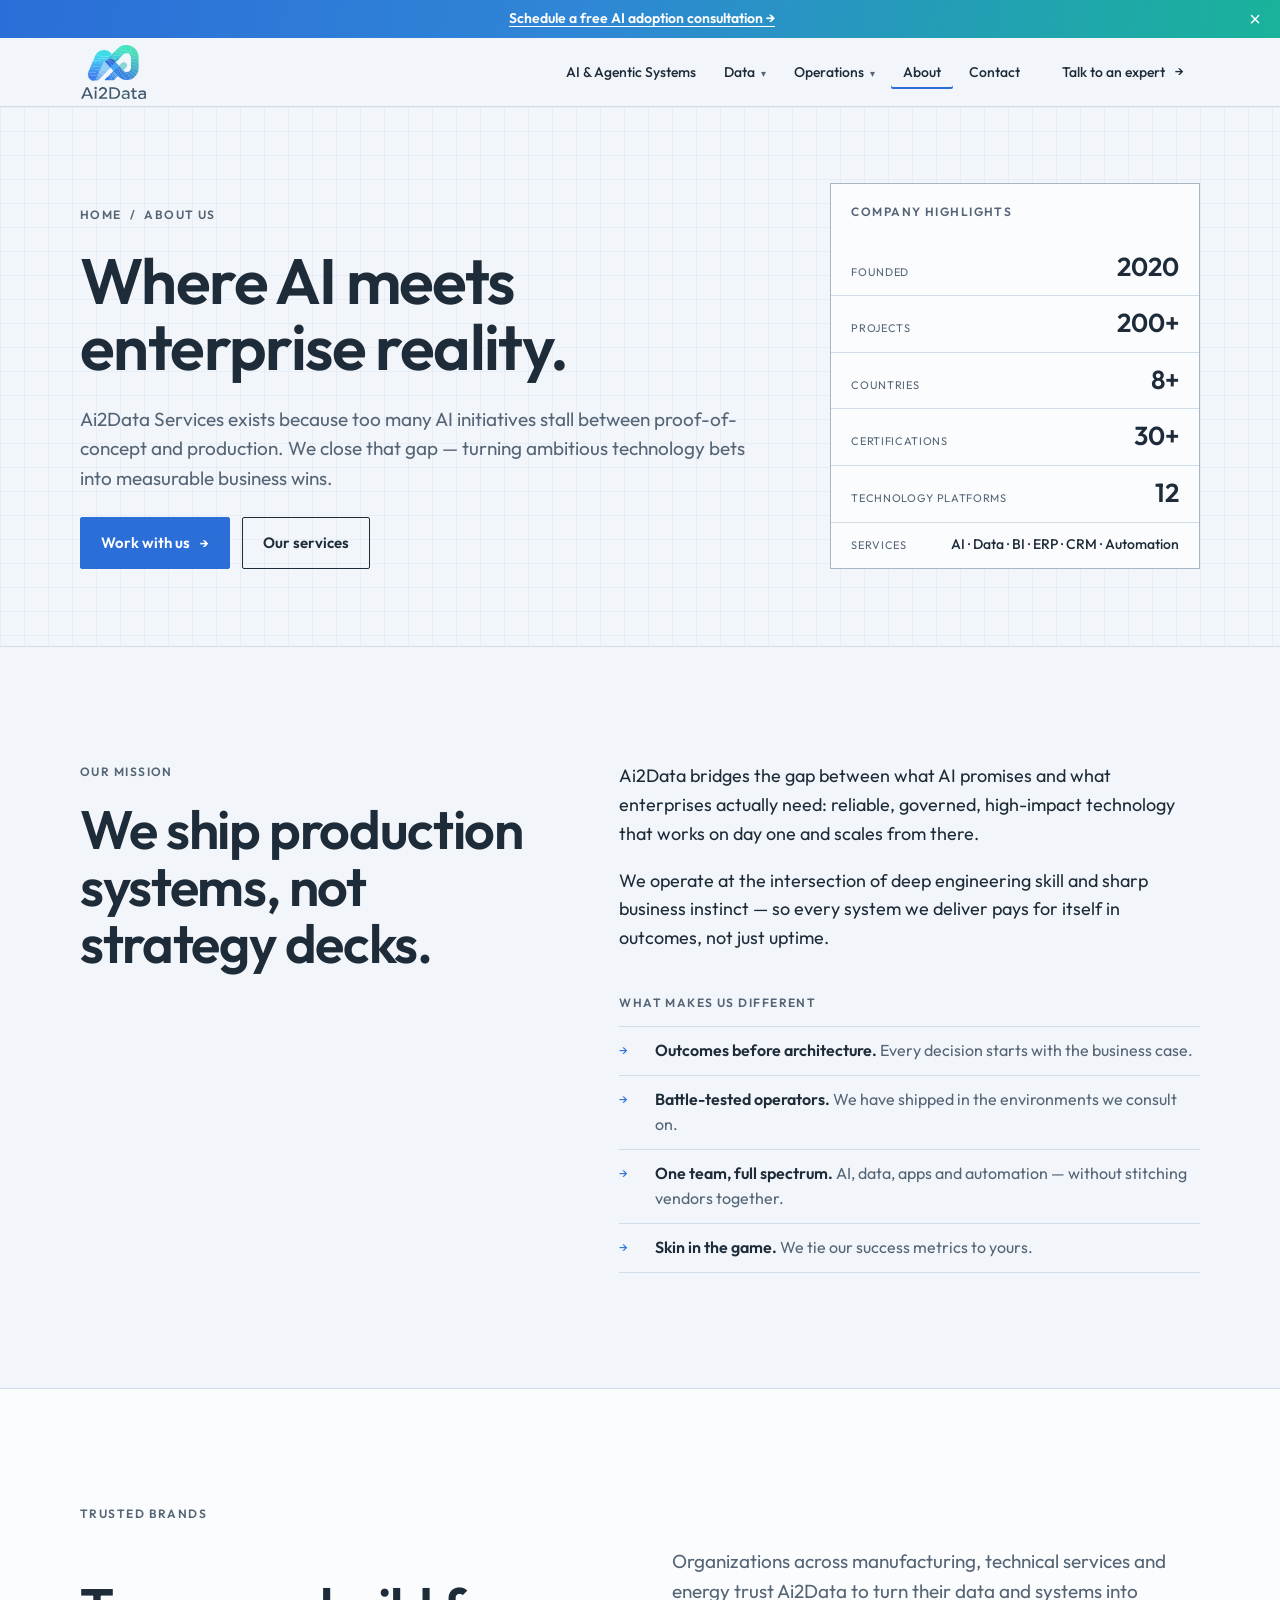
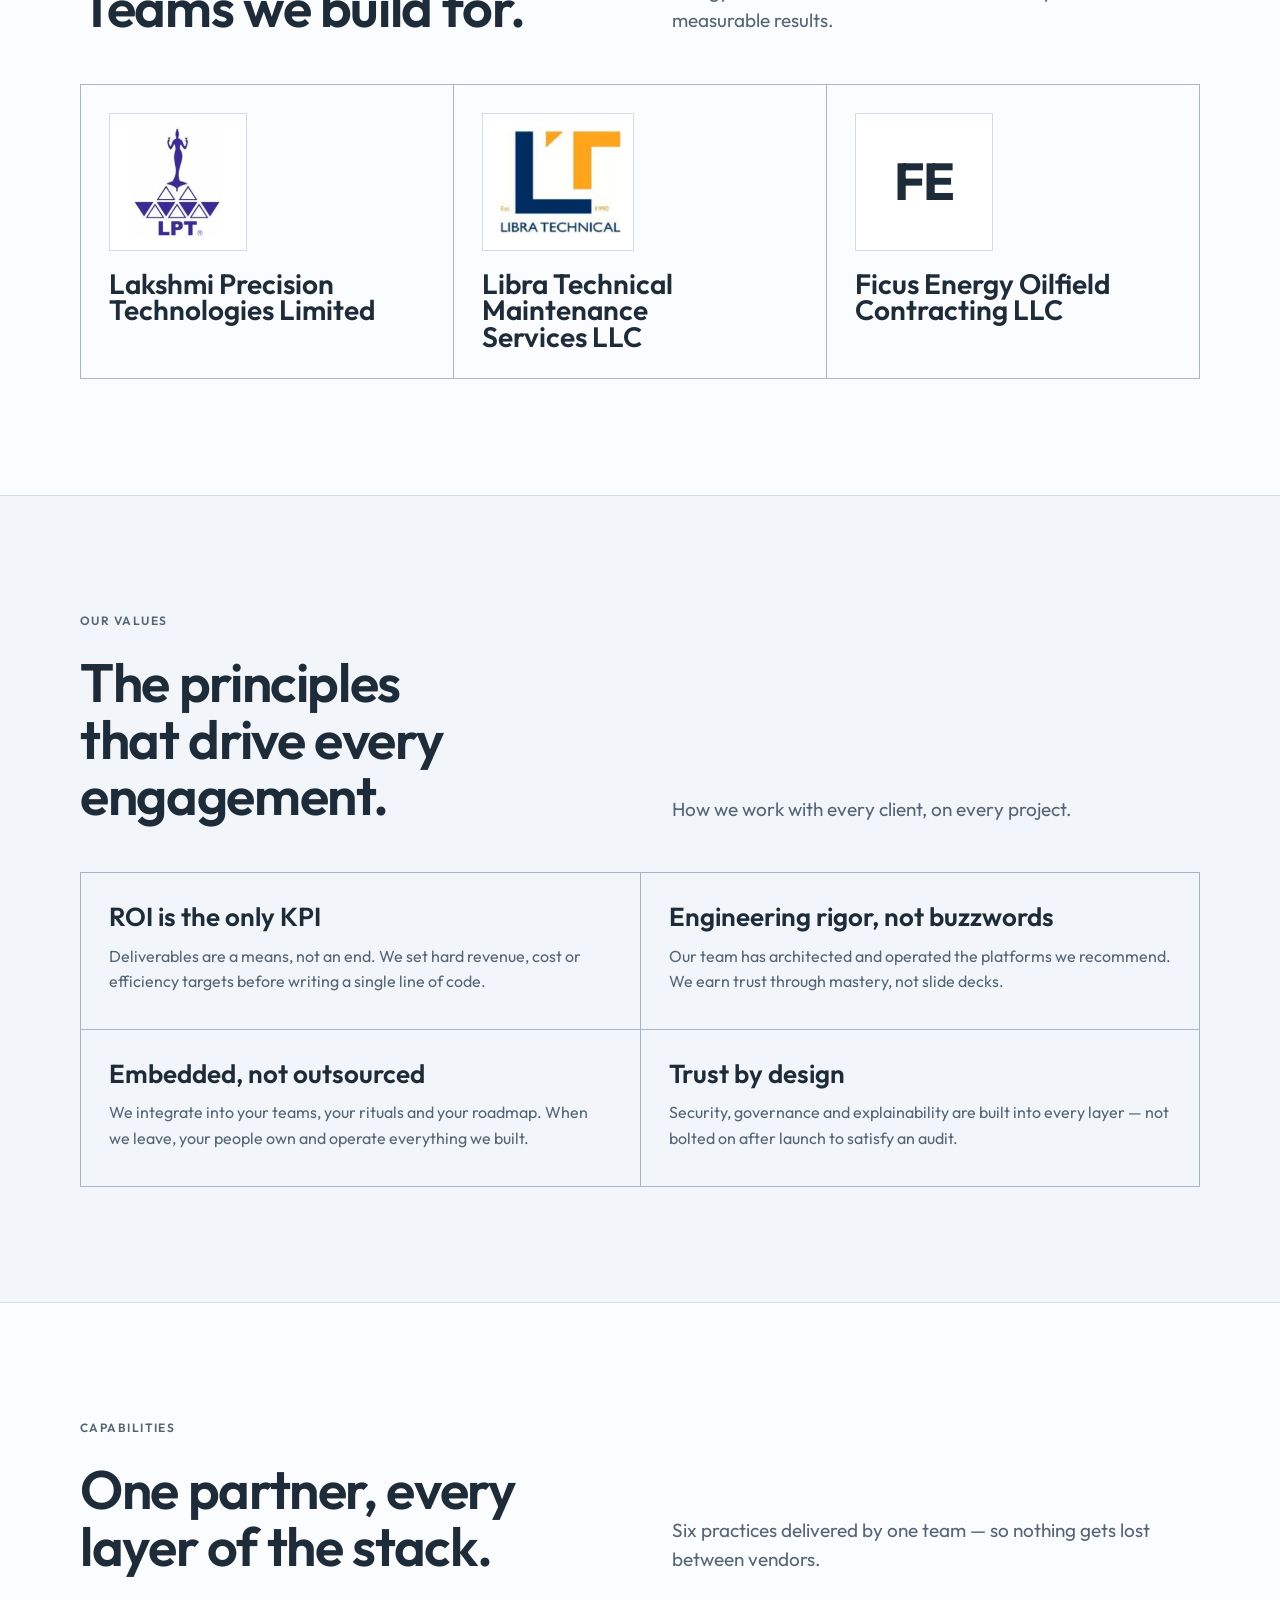
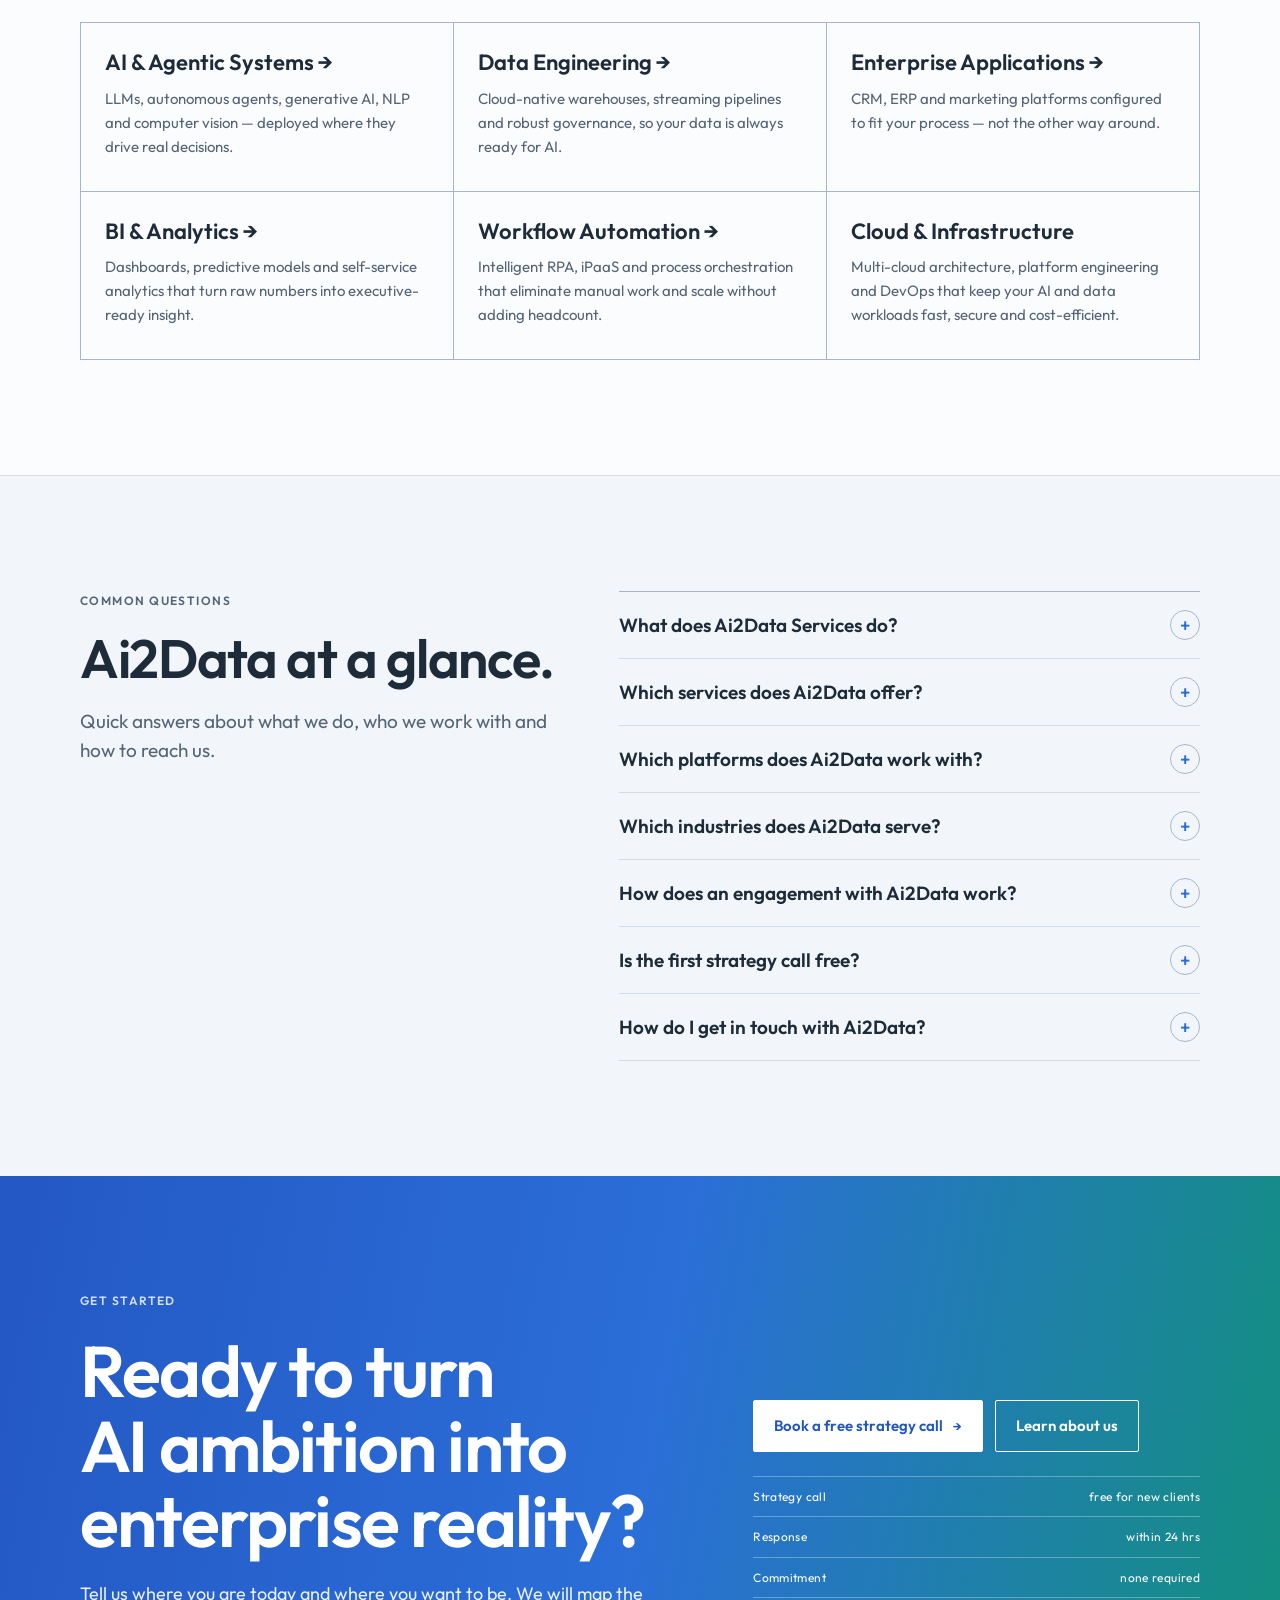
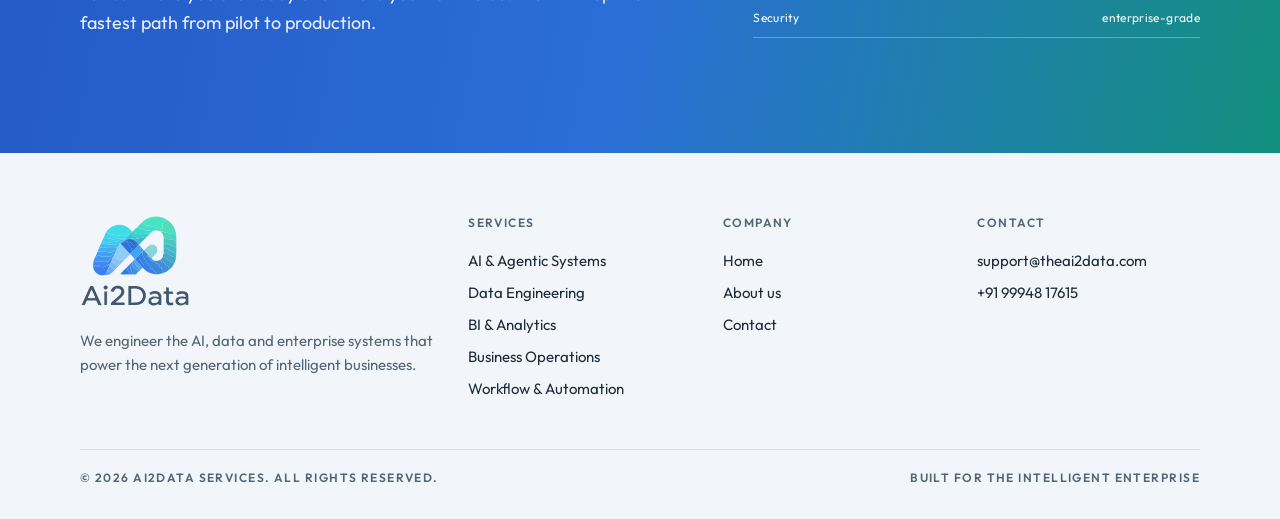
<file: about.html>
<!DOCTYPE html>
<html lang="en">
<head>
  <meta charset="UTF-8"/>
  <meta name="viewport" content="width=device-width, initial-scale=1.0"/>
  <title>About Ai2Data Services | AI &amp; Data Engineering Partner</title>
  <meta name="description" content="Ai2Data Services helps enterprises move AI from proof-of-concept to production with governed data, AI agents and integrated enterprise systems."/>
  <link rel="canonical" href="https://www.theai2data.com/about.html"/>
  <meta name="robots" content="index, follow, max-image-preview:large, max-snippet:-1"/>
  <meta name="theme-color" content="#2B6ED8"/>

  <!-- Icons -->
  <link rel="icon" href="images/ai2data-mark.svg" type="image/svg+xml"/>
  <link rel="apple-touch-icon" href="images/apple-touch-icon.png"/>

  <!-- Open Graph / social -->
  <meta property="og:type" content="website"/>
  <meta property="og:site_name" content="Ai2Data Services"/>
  <meta property="og:locale" content="en_US"/>
  <meta property="og:title" content="About Ai2Data Services | AI &amp; Data Engineering Partner"/>
  <meta property="og:description" content="Ai2Data Services helps enterprises move AI from proof-of-concept to production with governed data, AI agents and integrated enterprise systems."/>
  <meta property="og:url" content="https://www.theai2data.com/about.html"/>
  <meta property="og:image" content="https://www.theai2data.com/images/og-image.png"/>
  <meta property="og:image:width" content="1200"/>
  <meta property="og:image:height" content="630"/>
  <meta property="og:image:alt" content="Ai2Data Services — We engineer the intelligence layer your business runs on."/>
  <meta name="twitter:card" content="summary_large_image"/>
  <meta name="twitter:title" content="About Ai2Data Services | AI &amp; Data Engineering Partner"/>
  <meta name="twitter:description" content="Ai2Data Services helps enterprises move AI from proof-of-concept to production with governed data, AI agents and integrated enterprise systems."/>
  <meta name="twitter:image" content="https://www.theai2data.com/images/og-image.png"/>

  <!-- Structured data -->
  <script type="application/ld+json">
{
 "@context": "https://schema.org",
 "@graph": [
  {
   "@type": "Organization",
   "@id": "https://www.theai2data.com/#organization",
   "name": "Ai2Data Services",
   "alternateName": "Ai2Data",
   "url": "https://www.theai2data.com/",
   "logo": {
    "@type": "ImageObject",
    "url": "https://www.theai2data.com/images/logo-512.png",
    "width": 512,
    "height": 512
   },
   "image": "https://www.theai2data.com/images/og-image.png",
   "foundingDate": "2020",
   "email": "support@theai2data.com",
   "telephone": "+91-99948-17615",
   "description": "Ai2Data Services designs and implements AI-powered ecosystems — AI agents, modern data platforms, BI and enterprise systems — as one unified stack, from strategy to production.",
   "knowsAbout": [
    "Artificial intelligence",
    "AI agents",
    "Large language models",
    "Retrieval-augmented generation",
    "Knowledge graphs",
    "Data engineering",
    "Data lakehouse",
    "Business intelligence",
    "Predictive analytics",
    "ERP",
    "CRM",
    "Robotic process automation",
    "Workflow automation",
    "Data governance"
   ],
   "contactPoint": [
    {
     "@type": "ContactPoint",
     "contactType": "sales",
     "email": "support@theai2data.com",
     "telephone": "+91-99948-17615",
     "availableLanguage": [
      "English"
     ]
    }
   ],
   "makesOffer": {
    "@type": "Offer",
    "name": "Free 60-minute AI strategy call for new clients",
    "price": "0",
    "description": "New clients get their first 60-minute AI strategy call free, with no commitment.",
    "url": "https://www.theai2data.com/contact.html"
   }
  },
  {
   "@type": "AboutPage",
   "@id": "https://www.theai2data.com/about.html#webpage",
   "url": "https://www.theai2data.com/about.html",
   "name": "About Ai2Data Services | AI & Data Engineering Partner",
   "description": "Ai2Data Services helps enterprises move AI from proof-of-concept to production with governed data, AI agents and integrated enterprise systems.",
   "isPartOf": {
    "@id": "https://www.theai2data.com/#website"
   },
   "about": {
    "@id": "https://www.theai2data.com/#organization"
   },
   "inLanguage": "en",
   "primaryImageOfPage": "https://www.theai2data.com/images/og-image.png"
  },
  {
   "@type": "BreadcrumbList",
   "itemListElement": [
    {
     "@type": "ListItem",
     "position": 1,
     "name": "Home",
     "item": "https://www.theai2data.com/"
    },
    {
     "@type": "ListItem",
     "position": 2,
     "name": "About",
     "item": "https://www.theai2data.com/about.html"
    }
   ]
  },
  {
   "@type": "FAQPage",
   "mainEntity": [
    {
     "@type": "Question",
     "name": "What does Ai2Data Services do?",
     "acceptedAnswer": {
      "@type": "Answer",
      "text": "Ai2Data designs and implements AI-powered ecosystems — AI agents, modern data platforms, BI and enterprise systems — built as one unified stack, from strategy to production."
     }
    },
    {
     "@type": "Question",
     "name": "Which services does Ai2Data offer?",
     "acceptedAnswer": {
      "@type": "Answer",
      "text": "Five practices: AI & Agentic Systems, Data Engineering, BI & Analytics, Business Operations Software (CRM, ERP, finance and service platforms) and Workflow & Automation."
     }
    },
    {
     "@type": "Question",
     "name": "Which platforms does Ai2Data work with?",
     "acceptedAnswer": {
      "@type": "Answer",
      "text": "Microsoft, Google Cloud, AWS, Salesforce, Oracle, Databricks, Snowflake, Zoho, SAP, Tableau, Power BI and ServiceNow, among others."
     }
    },
    {
     "@type": "Question",
     "name": "Which industries does Ai2Data serve?",
     "acceptedAnswer": {
      "@type": "Answer",
      "text": "Financial services, healthcare and life sciences, manufacturing, retail and e-commerce, technology, and energy and utilities."
     }
    },
    {
     "@type": "Question",
     "name": "How does an engagement with Ai2Data work?",
     "acceptedAnswer": {
      "@type": "Answer",
      "text": "Every engagement follows four phases: deep-dive discovery, architecture and roadmap, build, test and ship, then optimize and compound — monitoring, retraining models and expanding coverage after launch."
     }
    },
    {
     "@type": "Question",
     "name": "Is the first strategy call free?",
     "acceptedAnswer": {
      "@type": "Answer",
      "text": "Yes. New clients get a free 60-minute AI strategy call to map goals, gaps and quick wins, with no commitment. Book it from the contact page or email support@theai2data.com."
     }
    },
    {
     "@type": "Question",
     "name": "How do I get in touch with Ai2Data?",
     "acceptedAnswer": {
      "@type": "Answer",
      "text": "Email support@theai2data.com or call +91 99948 17615. A senior consultant replies within 24 hours, and no commitment is required."
     }
    }
   ]
  }
 ]
}
  </script>

  <link rel="preconnect" href="https://fonts.googleapis.com"/>
  <link rel="preconnect" href="https://fonts.gstatic.com" crossorigin/>
  <link rel="stylesheet" href="https://fonts.googleapis.com/css2?family=Outfit:wght@300..700&amp;display=swap"/>
  <link rel="stylesheet" href="css/site.css?v=12"/>
</head>
<body>
<div class="promo" id="promo" role="region" aria-label="Offer">
  <p><a href="contact.html?offer=free-call#contact-form-section"><b>Schedule a free AI adoption consultation</b> <span aria-hidden="true">→</span></a></p>
  <button class="promo-x" type="button" aria-label="Dismiss offer">×</button>
</div>

<header class="site-head">
  <div class="wrap head-row">
    <a class="brand" href="index.html" aria-label="Ai2Data Services home"><svg class="logo" role="img" aria-label="Ai2Data Services"><use href="images/ai2data-logo.svg#ai2data-logo"/></svg></a>
    <button class="menu-toggle" id="menu-toggle" type="button" aria-expanded="false" aria-controls="site-nav">Menu</button>
    <nav class="nav" id="site-nav" aria-label="Main navigation">
      <a href="ai-services.html">AI &amp; Agentic Systems</a>
      <div class="dd">
        <button type="button" aria-haspopup="true">Data</button>
        <div class="dd-menu">
          <a href="data-engineering.html">Data Engineering<span>pipelines · lakehouse · governance</span></a>
          <a href="bi-analytics.html">BI &amp; Analytics<span>dashboards · KPIs · predictive</span></a>
        </div>
      </div>
      <div class="dd">
        <button type="button" aria-haspopup="true">Operations</button>
        <div class="dd-menu">
          <a href="business-operations.html">Business Operations<span>CRM · ERP · ITSM</span></a>
          <a href="workflow-automation.html">Workflow &amp; Automation<span>RPA · orchestration</span></a>
        </div>
      </div>
      <a href="about.html" aria-current="page">About</a>
      <a href="contact.html">Contact</a>
      <a class="btn btn-primary" href="contact.html">Talk to an expert <span class="arr">→</span></a>
    </nav>
  </div>
</header>
<main>
  <div class="page-hero">
    <div class="wrap page-hero-grid">
      <div class="hero-copy">
        <nav class="crumbs label" aria-label="Breadcrumb"><a href="index.html">Home</a><span aria-hidden="true">/</span><span>About us</span></nav>
        <h1 class="display">Where AI meets enterprise reality.</h1>
        <p class="lead">Ai2Data Services exists because too many AI initiatives stall between proof-of-concept and production. We close that gap — turning ambitious technology bets into measurable business wins.</p>
        <div class="hero-actions">
          <a class="btn btn-primary" href="contact.html">Work with us <span class="arr">→</span></a>
          <a class="btn btn-ghost" href="index.html#services">Our services</a>
        </div>
      </div>
      <aside class="spec" aria-label="Company highlights">
        <div class="spec-row"><span class="label">Company highlights</span></div>
        <dl class="facts">
          <div><dt>Founded</dt><dd>2020</dd></div>
          <div><dt>Projects</dt><dd>200+</dd></div>
          <div><dt>Countries</dt><dd>8+</dd></div>
          <div><dt>Certifications</dt><dd>30+</dd></div>
          <div><dt>Technology platforms</dt><dd>12</dd></div>
          <div><dt>Services</dt><dd class="small">AI · Data · BI · ERP · CRM · Automation</dd></div>
        </dl>
      </aside>
    </div>
  </div>

  <section id="mission">
    <div class="wrap split">
      <div class="split-head">
        <span class="label">Our mission</span>
        <h2 class="display">We ship production systems, not strategy decks.</h2>
      </div>
      <div style="display:grid;gap:40px">
        <div class="prose">
          <p>Ai2Data bridges the gap between what AI promises and what enterprises actually need: reliable, governed, high-impact technology that works on day one and scales from there.</p>
          <p>We operate at the intersection of deep engineering skill and sharp business instinct — so every system we deliver pays for itself in outcomes, not just uptime.</p>
        </div>
        <div style="display:grid;gap:14px">
          <span class="label">What makes us different</span>
          <ul class="deliver diff">
            <li><div><b>Outcomes before architecture.</b> <span>Every decision starts with the business case.</span></div></li>
            <li><div><b>Battle-tested operators.</b> <span>We have shipped in the environments we consult on.</span></div></li>
            <li><div><b>One team, full spectrum.</b> <span>AI, data, apps and automation — without stitching vendors together.</span></div></li>
            <li><div><b>Skin in the game.</b> <span>We tie our success metrics to yours.</span></div></li>
          </ul>
        </div>
      </div>
    </div>
  </section>

  <section id="clients" class="services">
    <div class="wrap">
      <div class="sec-head">
        <span class="label">Trusted brands</span>
        <h2 class="display">Teams we build for.</h2>
        <p class="lead">Organizations across manufacturing, technical services and energy trust Ai2Data to turn their data and systems into measurable results.</p>
      </div>
      <ul class="ruled clients">
        <li><span class="client-plate lg"><img src="images/clients/lpt.jpg" width="200" height="200" alt="LPT logo" loading="lazy"/></span><div class="client-meta"><b>Lakshmi Precision Technologies Limited</b></div></li>
        <li><span class="client-plate lg"><img src="images/clients/libra-technical.png" width="360" height="327" alt="Libra Technical logo" loading="lazy"/></span><div class="client-meta"><b>Libra Technical Maintenance Services LLC</b></div></li>
        <li><span class="client-plate lg client-plate--mono" role="img" aria-label="Ficus Energy">FE</span><div class="client-meta"><b>Ficus Energy Oilfield Contracting LLC</b></div></li>
      </ul>
    </div>
  </section>

  <section id="values">
    <div class="wrap">
      <div class="sec-head">
        <span class="label">Our values</span>
        <h2 class="display">The principles that drive every engagement.</h2>
        <p class="lead">How we work with every client, on every project.</p>
      </div>
      <ul class="ruled values">
        <li><h3>ROI is the only KPI</h3><p>Deliverables are a means, not an end. We set hard revenue, cost or efficiency targets before writing a single line of code.</p></li>
        <li><h3>Engineering rigor, not buzzwords</h3><p>Our team has architected and operated the platforms we recommend. We earn trust through mastery, not slide decks.</p></li>
        <li><h3>Embedded, not outsourced</h3><p>We integrate into your teams, your rituals and your roadmap. When we leave, your people own and operate everything we built.</p></li>
        <li><h3>Trust by design</h3><p>Security, governance and explainability are built into every layer — not bolted on after launch to satisfy an audit.</p></li>
      </ul>
    </div>
  </section>

  <section id="capabilities" class="services">
    <div class="wrap">
      <div class="sec-head">
        <span class="label">Capabilities</span>
        <h2 class="display">One partner, every layer of the stack.</h2>
        <p class="lead">Six practices delivered by one team — so nothing gets lost between vendors.</p>
      </div>
      <ul class="ruled caps">
        <li><h3><a href="ai-services.html">AI &amp; Agentic Systems →</a></h3><p>LLMs, autonomous agents, generative AI, NLP and computer vision — deployed where they drive real decisions.</p></li>
        <li><h3><a href="data-engineering.html">Data Engineering →</a></h3><p>Cloud-native warehouses, streaming pipelines and robust governance, so your data is always ready for AI.</p></li>
        <li><h3><a href="business-operations.html">Enterprise Applications →</a></h3><p>CRM, ERP and marketing platforms configured to fit your process — not the other way around.</p></li>
        <li><h3><a href="bi-analytics.html">BI &amp; Analytics →</a></h3><p>Dashboards, predictive models and self-service analytics that turn raw numbers into executive-ready insight.</p></li>
        <li><h3><a href="workflow-automation.html">Workflow Automation →</a></h3><p>Intelligent RPA, iPaaS and process orchestration that eliminate manual work and scale without adding headcount.</p></li>
        <li><h3>Cloud &amp; Infrastructure</h3><p>Multi-cloud architecture, platform engineering and DevOps that keep your AI and data workloads fast, secure and cost-efficient.</p></li>
      </ul>
    </div>
  </section>

  <section id="faq">
    <div class="wrap split">
      <div class="split-head">
        <span class="label">Common questions</span>
        <h2 class="display">Ai2Data at a glance.</h2>
        <p class="lead">Quick answers about what we do, who we work with and how to reach us.</p>
      </div>
      <div class="faq">
        <details class="faq-item"><summary>What does Ai2Data Services do?</summary><p>Ai2Data designs and implements AI-powered ecosystems — AI agents, modern data platforms, BI and enterprise systems — built as one unified stack, from strategy to production.</p></details>
        <details class="faq-item"><summary>Which services does Ai2Data offer?</summary><p>Five practices: AI &amp; Agentic Systems, Data Engineering, BI &amp; Analytics, Business Operations Software (CRM, ERP, finance and service platforms) and Workflow &amp; Automation.</p></details>
        <details class="faq-item"><summary>Which platforms does Ai2Data work with?</summary><p>Microsoft, Google Cloud, AWS, Salesforce, Oracle, Databricks, Snowflake, Zoho, SAP, Tableau, Power BI and ServiceNow, among others.</p></details>
        <details class="faq-item"><summary>Which industries does Ai2Data serve?</summary><p>Financial services, healthcare and life sciences, manufacturing, retail and e-commerce, technology, and energy and utilities.</p></details>
        <details class="faq-item"><summary>How does an engagement with Ai2Data work?</summary><p>Every engagement follows four phases: deep-dive discovery, architecture and roadmap, build, test and ship, then optimize and compound — monitoring, retraining models and expanding coverage after launch.</p></details>
        <details class="faq-item"><summary>Is the first strategy call free?</summary><p>Yes. New clients get a free 60-minute AI strategy call to map goals, gaps and quick wins, with no commitment. Book it from the contact page or email support@theai2data.com.</p></details>
        <details class="faq-item"><summary>How do I get in touch with Ai2Data?</summary><p>Email support@theai2data.com or call +91 99948 17615. A senior consultant replies within 24 hours, and no commitment is required.</p></details>
      </div>
    </div>
  </section>

  <section class="cta" id="contact">
    <div class="wrap cta-grid">
      <div style="display:grid;gap:22px">
        <span class="label">Get started</span>
        <h2 class="display">Ready to turn AI ambition into enterprise reality?</h2>
        <p>Tell us where you are today and where you want to be. We will map the fastest path from pilot to production.</p>
      </div>
      <div class="cta-side">
        <div class="hero-actions">
          <a class="btn btn-primary" href="contact.html">Book a free strategy call <span class="arr">→</span></a>
          <a class="btn btn-ghost" href="about.html">Learn about us</a>
        </div>
        <ul class="assure">
          <li><span>Strategy call</span><span>free for new clients</span></li>
          <li><span>Response</span><span>within 24 hrs</span></li>
          <li><span>Commitment</span><span>none required</span></li>
          <li><span>Security</span><span>enterprise-grade</span></li>
        </ul>
      </div>
    </div>
  </section>
</main>

<footer class="foot">
  <div class="wrap">
    <div class="foot-grid">
      <div>
        <a class="brand" href="index.html" aria-label="Ai2Data Services home"><svg class="logo" role="img" aria-label="Ai2Data Services"><use href="images/ai2data-logo.svg#ai2data-logo"/></svg></a>
        <p>We engineer the AI, data and enterprise systems that power the next generation of intelligent businesses.</p>
      </div>
      <div>
        <span class="label">Services</span>
        <ul>
          <li><a href="ai-services.html">AI &amp; Agentic Systems</a></li>
          <li><a href="data-engineering.html">Data Engineering</a></li>
          <li><a href="bi-analytics.html">BI &amp; Analytics</a></li>
          <li><a href="business-operations.html">Business Operations</a></li>
          <li><a href="workflow-automation.html">Workflow &amp; Automation</a></li>
        </ul>
      </div>
      <div>
        <span class="label">Company</span>
        <ul>
          <li><a href="index.html">Home</a></li>
          <li><a href="about.html">About us</a></li>
          <li><a href="contact.html">Contact</a></li>
        </ul>
      </div>
      <div>
        <span class="label">Contact</span>
        <ul>
          <li><a href="mailto:support@theai2data.com">support@theai2data.com</a></li>
          <li><a href="tel:+919994817615">+91 99948 17615</a></li>
        </ul>
      </div>
    </div>
    <div class="foot-base">
      <span class="label">© 2026 Ai2Data Services. All rights reserved.</span>
      <span class="label">Built for the intelligent enterprise</span>
    </div>
  </div>
</footer>
<script src="js/site.js?v=12" defer></script>
</body>
</html>
</file>
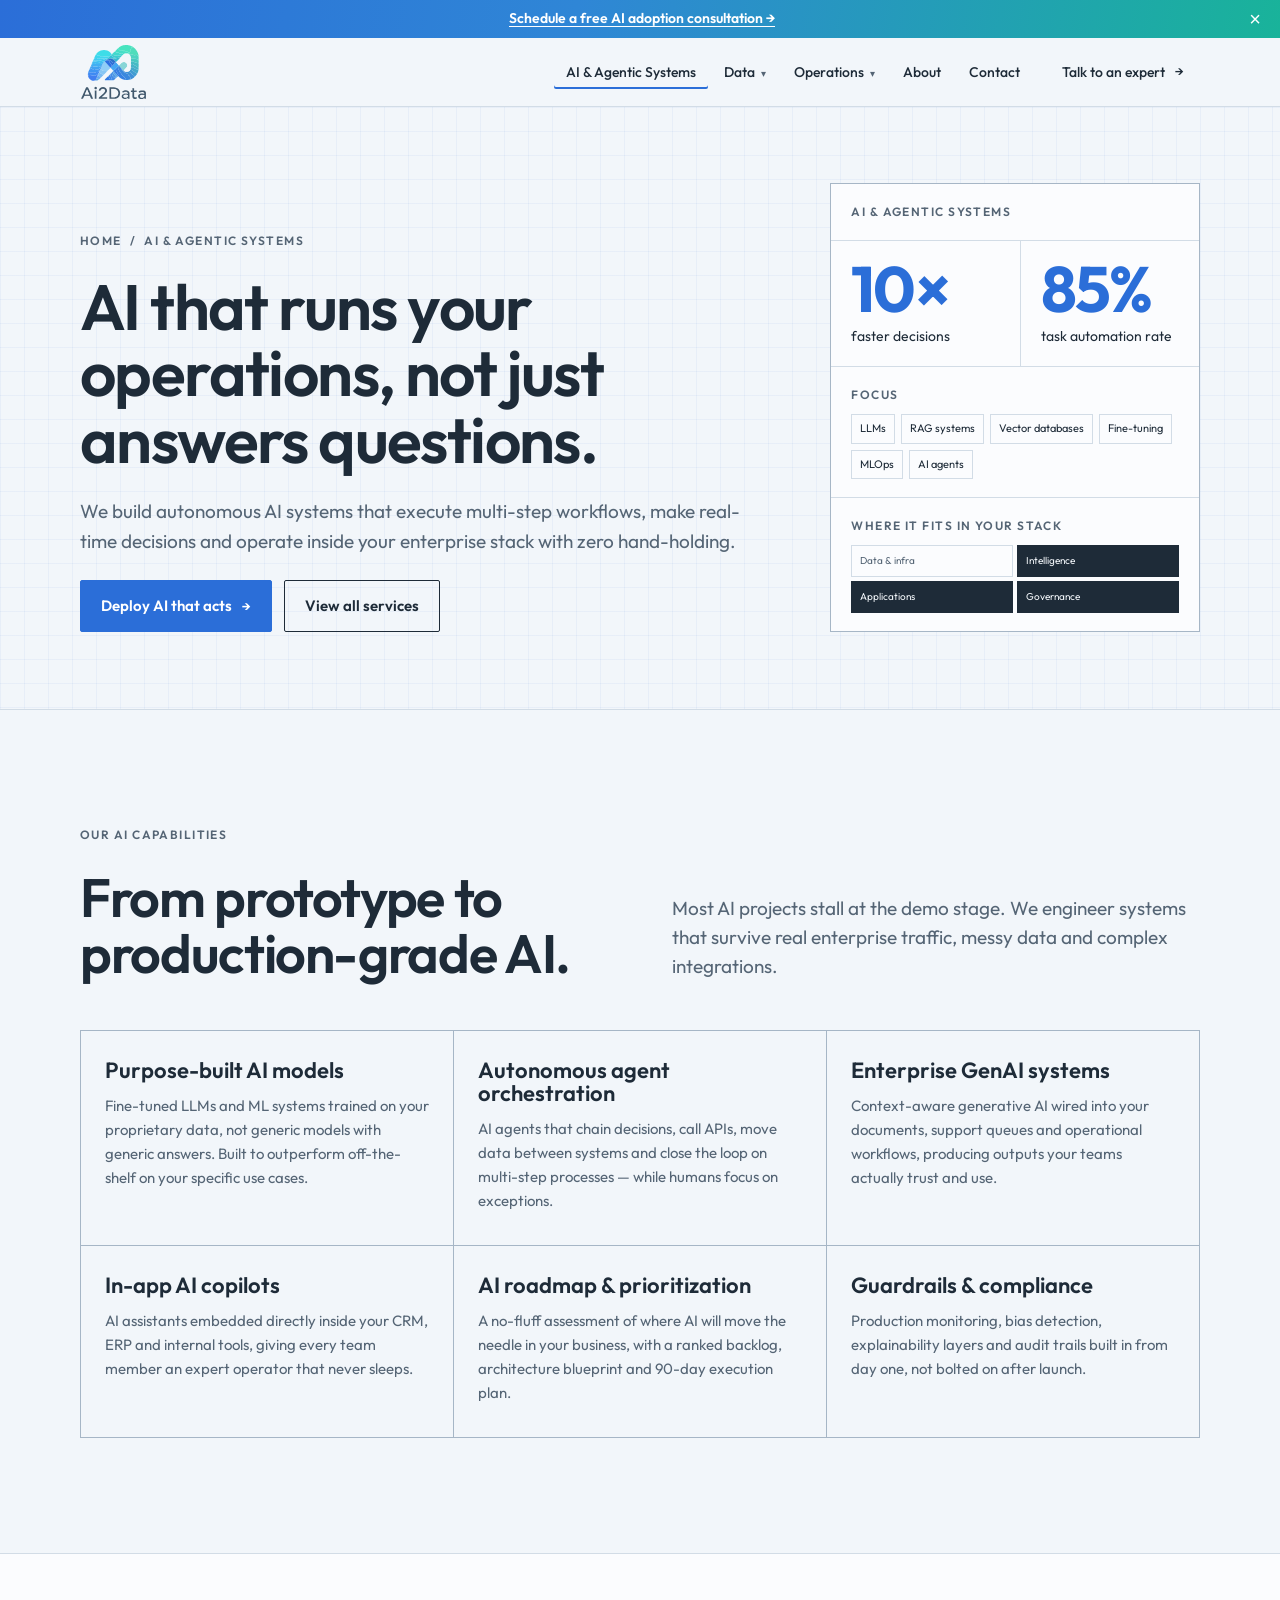
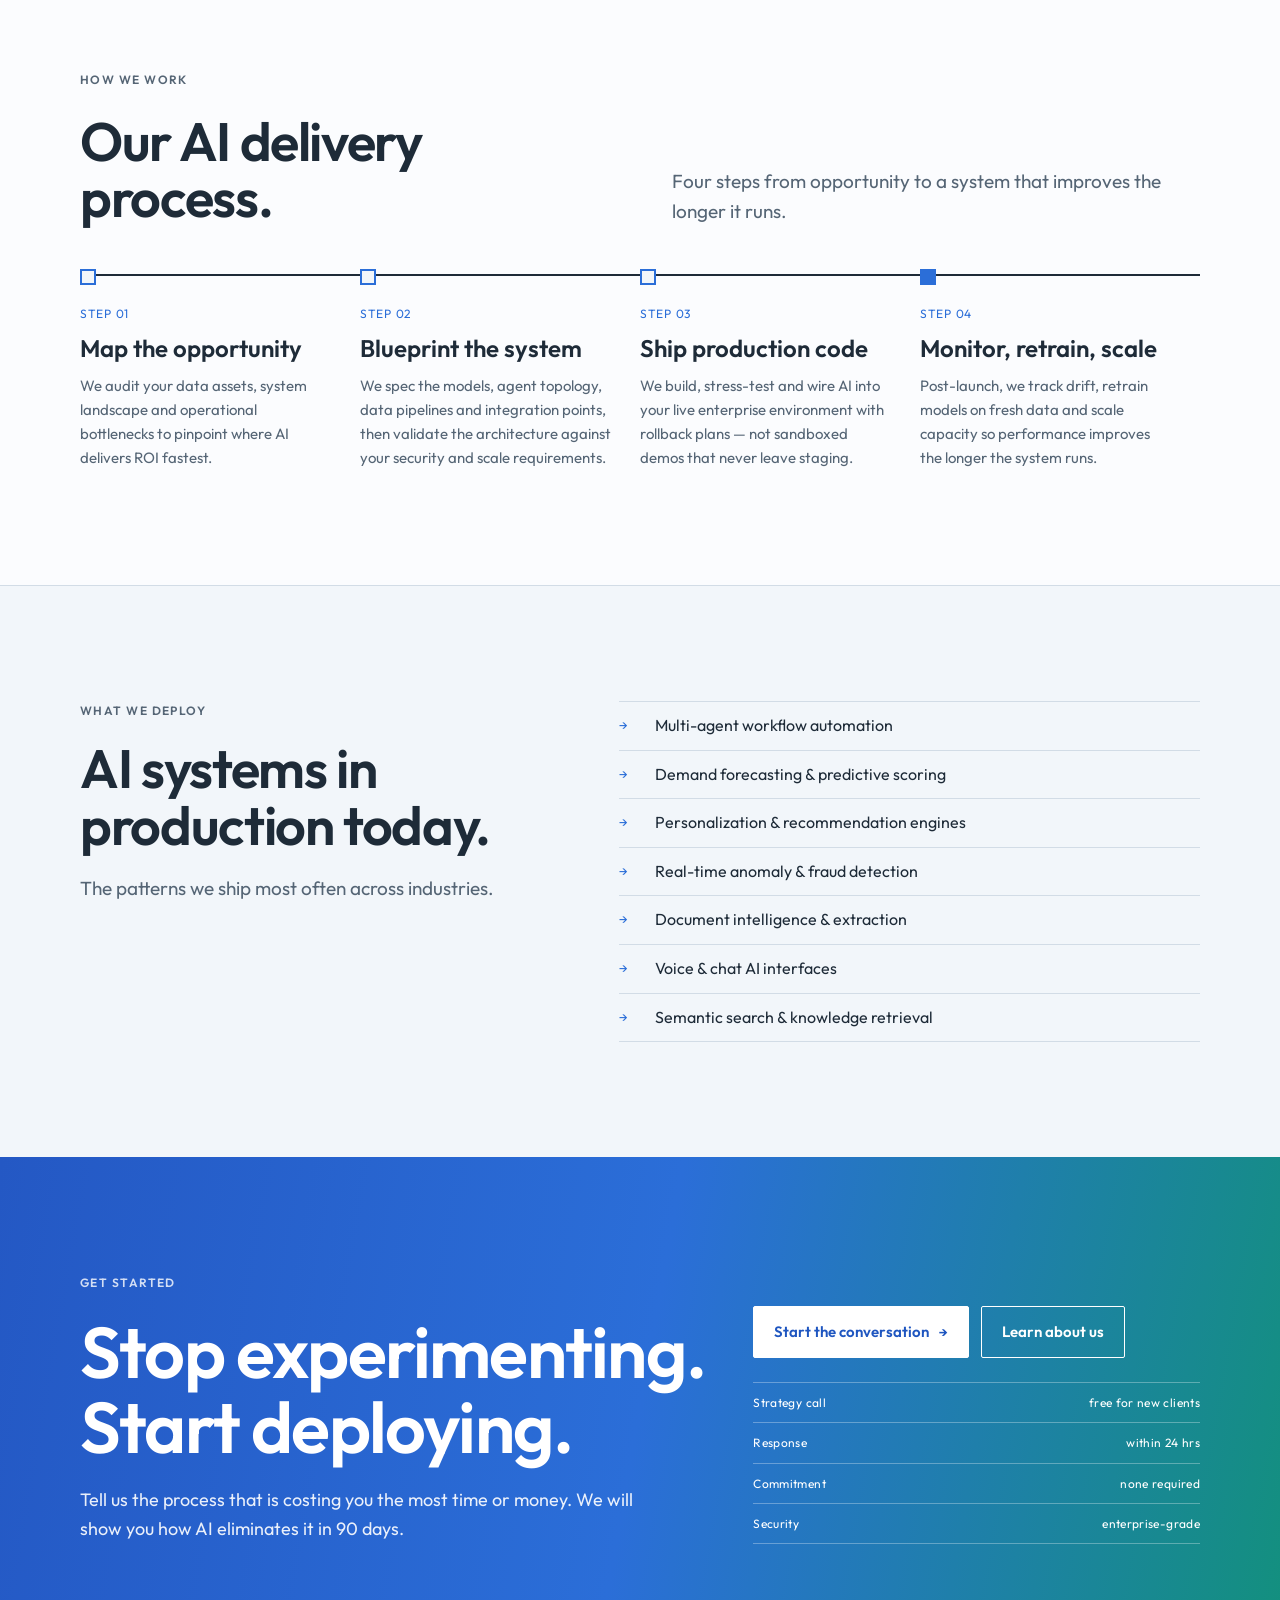
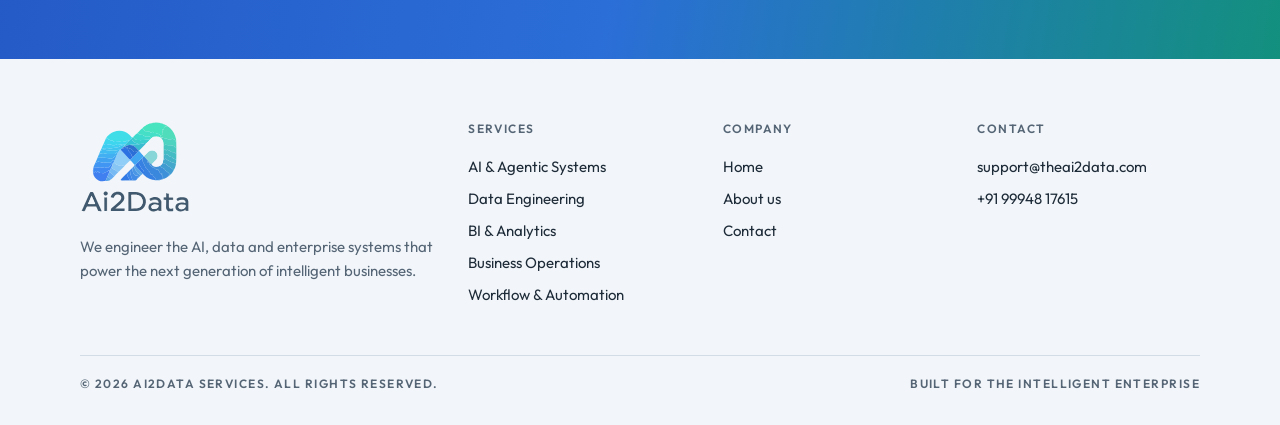
<file: ai-services.html>
<!DOCTYPE html>
<html lang="en">
<head>
  <meta charset="UTF-8"/>
  <meta name="viewport" content="width=device-width, initial-scale=1.0"/>
  <title>AI &amp; Agentic Systems: LLMs, RAG &amp; AI Agents | Ai2Data</title>
  <meta name="description" content="Custom LLMs, RAG and autonomous AI agents that run multi-step workflows inside your enterprise stack — built for production, governance and scale."/>
  <link rel="canonical" href="https://www.theai2data.com/ai-services.html"/>
  <meta name="robots" content="index, follow, max-image-preview:large, max-snippet:-1"/>
  <meta name="theme-color" content="#2B6ED8"/>

  <!-- Icons -->
  <link rel="icon" href="images/ai2data-mark.svg" type="image/svg+xml"/>
  <link rel="apple-touch-icon" href="images/apple-touch-icon.png"/>

  <!-- Open Graph / social -->
  <meta property="og:type" content="website"/>
  <meta property="og:site_name" content="Ai2Data Services"/>
  <meta property="og:locale" content="en_US"/>
  <meta property="og:title" content="AI &amp; Agentic Systems: LLMs, RAG &amp; AI Agents | Ai2Data"/>
  <meta property="og:description" content="Custom LLMs, RAG and autonomous AI agents that run multi-step workflows inside your enterprise stack — built for production, governance and scale."/>
  <meta property="og:url" content="https://www.theai2data.com/ai-services.html"/>
  <meta property="og:image" content="https://www.theai2data.com/images/og-image.png"/>
  <meta property="og:image:width" content="1200"/>
  <meta property="og:image:height" content="630"/>
  <meta property="og:image:alt" content="Ai2Data Services — We engineer the intelligence layer your business runs on."/>
  <meta name="twitter:card" content="summary_large_image"/>
  <meta name="twitter:title" content="AI &amp; Agentic Systems: LLMs, RAG &amp; AI Agents | Ai2Data"/>
  <meta name="twitter:description" content="Custom LLMs, RAG and autonomous AI agents that run multi-step workflows inside your enterprise stack — built for production, governance and scale."/>
  <meta name="twitter:image" content="https://www.theai2data.com/images/og-image.png"/>

  <!-- Structured data -->
  <script type="application/ld+json">
{
 "@context": "https://schema.org",
 "@graph": [
  {
   "@type": "Organization",
   "@id": "https://www.theai2data.com/#organization",
   "name": "Ai2Data Services",
   "alternateName": "Ai2Data",
   "url": "https://www.theai2data.com/",
   "logo": {
    "@type": "ImageObject",
    "url": "https://www.theai2data.com/images/logo-512.png",
    "width": 512,
    "height": 512
   },
   "image": "https://www.theai2data.com/images/og-image.png",
   "foundingDate": "2020",
   "email": "support@theai2data.com",
   "telephone": "+91-99948-17615",
   "description": "Ai2Data Services designs and implements AI-powered ecosystems — AI agents, modern data platforms, BI and enterprise systems — as one unified stack, from strategy to production.",
   "knowsAbout": [
    "Artificial intelligence",
    "AI agents",
    "Large language models",
    "Retrieval-augmented generation",
    "Knowledge graphs",
    "Data engineering",
    "Data lakehouse",
    "Business intelligence",
    "Predictive analytics",
    "ERP",
    "CRM",
    "Robotic process automation",
    "Workflow automation",
    "Data governance"
   ],
   "contactPoint": [
    {
     "@type": "ContactPoint",
     "contactType": "sales",
     "email": "support@theai2data.com",
     "telephone": "+91-99948-17615",
     "availableLanguage": [
      "English"
     ]
    }
   ],
   "makesOffer": {
    "@type": "Offer",
    "name": "Free 60-minute AI strategy call for new clients",
    "price": "0",
    "description": "New clients get their first 60-minute AI strategy call free, with no commitment.",
    "url": "https://www.theai2data.com/contact.html"
   }
  },
  {
   "@type": "WebPage",
   "@id": "https://www.theai2data.com/ai-services.html#webpage",
   "url": "https://www.theai2data.com/ai-services.html",
   "name": "AI & Agentic Systems: LLMs, RAG & AI Agents | Ai2Data",
   "description": "Custom LLMs, RAG and autonomous AI agents that run multi-step workflows inside your enterprise stack — built for production, governance and scale.",
   "isPartOf": {
    "@id": "https://www.theai2data.com/#website"
   },
   "about": {
    "@id": "https://www.theai2data.com/#organization"
   },
   "inLanguage": "en",
   "primaryImageOfPage": "https://www.theai2data.com/images/og-image.png"
  },
  {
   "@type": "Service",
   "@id": "https://www.theai2data.com/ai-services.html#service",
   "name": "AI & Agentic Systems",
   "serviceType": "AI & Agentic Systems",
   "description": "Custom LLMs, retrieval-augmented generation (RAG), autonomous AI agents and in-app copilots that run multi-step business workflows in production.",
   "url": "https://www.theai2data.com/ai-services.html",
   "provider": {
    "@id": "https://www.theai2data.com/#organization"
   }
  },
  {
   "@type": "BreadcrumbList",
   "itemListElement": [
    {
     "@type": "ListItem",
     "position": 1,
     "name": "Home",
     "item": "https://www.theai2data.com/"
    },
    {
     "@type": "ListItem",
     "position": 2,
     "name": "AI & Agentic Systems",
     "item": "https://www.theai2data.com/ai-services.html"
    }
   ]
  }
 ]
}
  </script>

  <link rel="preconnect" href="https://fonts.googleapis.com"/>
  <link rel="preconnect" href="https://fonts.gstatic.com" crossorigin/>
  <link rel="stylesheet" href="https://fonts.googleapis.com/css2?family=Outfit:wght@300..700&amp;display=swap"/>
  <link rel="stylesheet" href="css/site.css?v=12"/>
</head>
<body>
<div class="promo" id="promo" role="region" aria-label="Offer">
  <p><a href="contact.html?offer=free-call#contact-form-section"><b>Schedule a free AI adoption consultation</b> <span aria-hidden="true">→</span></a></p>
  <button class="promo-x" type="button" aria-label="Dismiss offer">×</button>
</div>

<header class="site-head">
  <div class="wrap head-row">
    <a class="brand" href="index.html" aria-label="Ai2Data Services home"><svg class="logo" role="img" aria-label="Ai2Data Services"><use href="images/ai2data-logo.svg#ai2data-logo"/></svg></a>
    <button class="menu-toggle" id="menu-toggle" type="button" aria-expanded="false" aria-controls="site-nav">Menu</button>
    <nav class="nav" id="site-nav" aria-label="Main navigation">
      <a href="ai-services.html" aria-current="page">AI &amp; Agentic Systems</a>
      <div class="dd">
        <button type="button" aria-haspopup="true">Data</button>
        <div class="dd-menu">
          <a href="data-engineering.html">Data Engineering<span>pipelines · lakehouse · governance</span></a>
          <a href="bi-analytics.html">BI &amp; Analytics<span>dashboards · KPIs · predictive</span></a>
        </div>
      </div>
      <div class="dd">
        <button type="button" aria-haspopup="true">Operations</button>
        <div class="dd-menu">
          <a href="business-operations.html">Business Operations<span>CRM · ERP · ITSM</span></a>
          <a href="workflow-automation.html">Workflow &amp; Automation<span>RPA · orchestration</span></a>
        </div>
      </div>
      <a href="about.html">About</a>
      <a href="contact.html">Contact</a>
      <a class="btn btn-primary" href="contact.html">Talk to an expert <span class="arr">→</span></a>
    </nav>
  </div>
</header>
<main>

  <div class="page-hero">
    <div class="wrap page-hero-grid">
      <div class="hero-copy">
        <nav class="crumbs label" aria-label="Breadcrumb"><a href="index.html">Home</a><span aria-hidden="true">/</span><span>AI &amp; Agentic Systems</span></nav>
        <h1 class="display">AI that runs your operations, not just answers questions.</h1>
        <p class="lead">We build autonomous AI systems that execute multi-step workflows, make real-time decisions and operate inside your enterprise stack with zero hand-holding.</p>
        <div class="hero-actions">
          <a class="btn btn-primary" href="contact.html">Deploy AI that acts <span class="arr">→</span></a>
          <a class="btn btn-ghost" href="index.html#services">View all services</a>
        </div>
      </div>
      <aside class="spec" aria-label="AI &amp; Agentic Systems at a glance">
        <div class="spec-row"><span class="label">AI &amp; Agentic Systems</span></div>
        <div class="spec-row metric-pair" style="padding:0"><div class="metric"><strong>10×</strong><span>faster decisions</span></div><div class="metric"><strong>85%</strong><span>task automation rate</span></div></div>
        <div class="spec-row"><span class="label">Focus</span><div class="tags"><span class="tag">LLMs</span><span class="tag">RAG systems</span><span class="tag">Vector databases</span><span class="tag">Fine-tuning</span><span class="tag">MLOps</span><span class="tag">AI agents</span></div></div>
        <div class="spec-row"><span class="label">Where it fits in your stack</span><div class="layers-hit"><span>Data &amp; infra</span><span class="on">Intelligence</span><span class="on">Applications</span><span class="on">Governance</span></div></div>
      </aside>
    </div>
  </div>

  <section id="capabilities">
    <div class="wrap">
      <div class="sec-head">
        <span class="label">Our AI capabilities</span>
        <h2 class="display">From prototype to production-grade AI.</h2>
        <p class="lead">Most AI projects stall at the demo stage. We engineer systems that survive real enterprise traffic, messy data and complex integrations.</p>
      </div>
      <ul class="ruled caps">
        <li><h3>Purpose-built AI models</h3><p>Fine-tuned LLMs and ML systems trained on your proprietary data, not generic models with generic answers. Built to outperform off-the-shelf on your specific use cases.</p></li>
        <li><h3>Autonomous agent orchestration</h3><p>AI agents that chain decisions, call APIs, move data between systems and close the loop on multi-step processes — while humans focus on exceptions.</p></li>
        <li><h3>Enterprise GenAI systems</h3><p>Context-aware generative AI wired into your documents, support queues and operational workflows, producing outputs your teams actually trust and use.</p></li>
        <li><h3>In-app AI copilots</h3><p>AI assistants embedded directly inside your CRM, ERP and internal tools, giving every team member an expert operator that never sleeps.</p></li>
        <li><h3>AI roadmap &amp; prioritization</h3><p>A no-fluff assessment of where AI will move the needle in your business, with a ranked backlog, architecture blueprint and 90-day execution plan.</p></li>
        <li><h3>Guardrails &amp; compliance</h3><p>Production monitoring, bias detection, explainability layers and audit trails built in from day one, not bolted on after launch.</p></li>
      </ul>
    </div>
  </section>

  <section id="process" class="services">
    <div class="wrap">
      <div class="sec-head">
        <span class="label">How we work</span>
        <h2 class="display">Our AI delivery process.</h2>
        <p class="lead">Four steps from opportunity to a system that improves the longer it runs.</p>
      </div>
      <ol class="phases">
        <li class="phase"><span class="n">STEP 01</span><h3>Map the opportunity</h3><p>We audit your data assets, system landscape and operational bottlenecks to pinpoint where AI delivers ROI fastest.</p></li>
        <li class="phase"><span class="n">STEP 02</span><h3>Blueprint the system</h3><p>We spec the models, agent topology, data pipelines and integration points, then validate the architecture against your security and scale requirements.</p></li>
        <li class="phase"><span class="n">STEP 03</span><h3>Ship production code</h3><p>We build, stress-test and wire AI into your live enterprise environment with rollback plans — not sandboxed demos that never leave staging.</p></li>
        <li class="phase"><span class="n">STEP 04</span><h3>Monitor, retrain, scale</h3><p>Post-launch, we track drift, retrain models on fresh data and scale capacity so performance improves the longer the system runs.</p></li>
      </ol>
    </div>
  </section>

  <section id="stack">
    <div class="wrap split">
      <div class="split-head">
        <span class="label">What we deploy</span>
        <h2 class="display">AI systems in production today.</h2>
        <p class="lead">The patterns we ship most often across industries.</p>
      </div>
      <ul class="deliver"><li>Multi-agent workflow automation</li><li>Demand forecasting &amp; predictive scoring</li><li>Personalization &amp; recommendation engines</li><li>Real-time anomaly &amp; fraud detection</li><li>Document intelligence &amp; extraction</li><li>Voice &amp; chat AI interfaces</li><li>Semantic search &amp; knowledge retrieval</li></ul>
    </div>
  </section>

  <section class="cta" id="contact">
    <div class="wrap cta-grid">
      <div style="display:grid;gap:22px">
        <span class="label">Get started</span>
        <h2 class="display">Stop experimenting. Start deploying.</h2>
        <p>Tell us the process that is costing you the most time or money. We will show you how AI eliminates it in 90 days.</p>
      </div>
      <div class="cta-side">
        <div class="hero-actions">
          <a class="btn btn-primary" href="contact.html">Start the conversation <span class="arr">→</span></a>
          <a class="btn btn-ghost" href="about.html">Learn about us</a>
        </div>
        <ul class="assure">
          <li><span>Strategy call</span><span>free for new clients</span></li>
          <li><span>Response</span><span>within 24 hrs</span></li>
          <li><span>Commitment</span><span>none required</span></li>
          <li><span>Security</span><span>enterprise-grade</span></li>
        </ul>
      </div>
    </div>
  </section>
</main>

<footer class="foot">
  <div class="wrap">
    <div class="foot-grid">
      <div>
        <a class="brand" href="index.html" aria-label="Ai2Data Services home"><svg class="logo" role="img" aria-label="Ai2Data Services"><use href="images/ai2data-logo.svg#ai2data-logo"/></svg></a>
        <p>We engineer the AI, data and enterprise systems that power the next generation of intelligent businesses.</p>
      </div>
      <div>
        <span class="label">Services</span>
        <ul>
          <li><a href="ai-services.html">AI &amp; Agentic Systems</a></li>
          <li><a href="data-engineering.html">Data Engineering</a></li>
          <li><a href="bi-analytics.html">BI &amp; Analytics</a></li>
          <li><a href="business-operations.html">Business Operations</a></li>
          <li><a href="workflow-automation.html">Workflow &amp; Automation</a></li>
        </ul>
      </div>
      <div>
        <span class="label">Company</span>
        <ul>
          <li><a href="index.html">Home</a></li>
          <li><a href="about.html">About us</a></li>
          <li><a href="contact.html">Contact</a></li>
        </ul>
      </div>
      <div>
        <span class="label">Contact</span>
        <ul>
          <li><a href="mailto:support@theai2data.com">support@theai2data.com</a></li>
          <li><a href="tel:+919994817615">+91 99948 17615</a></li>
        </ul>
      </div>
    </div>
    <div class="foot-base">
      <span class="label">© 2026 Ai2Data Services. All rights reserved.</span>
      <span class="label">Built for the intelligent enterprise</span>
    </div>
  </div>
</footer>
<script src="js/site.js?v=12" defer></script>
</body>
</html>
</file>
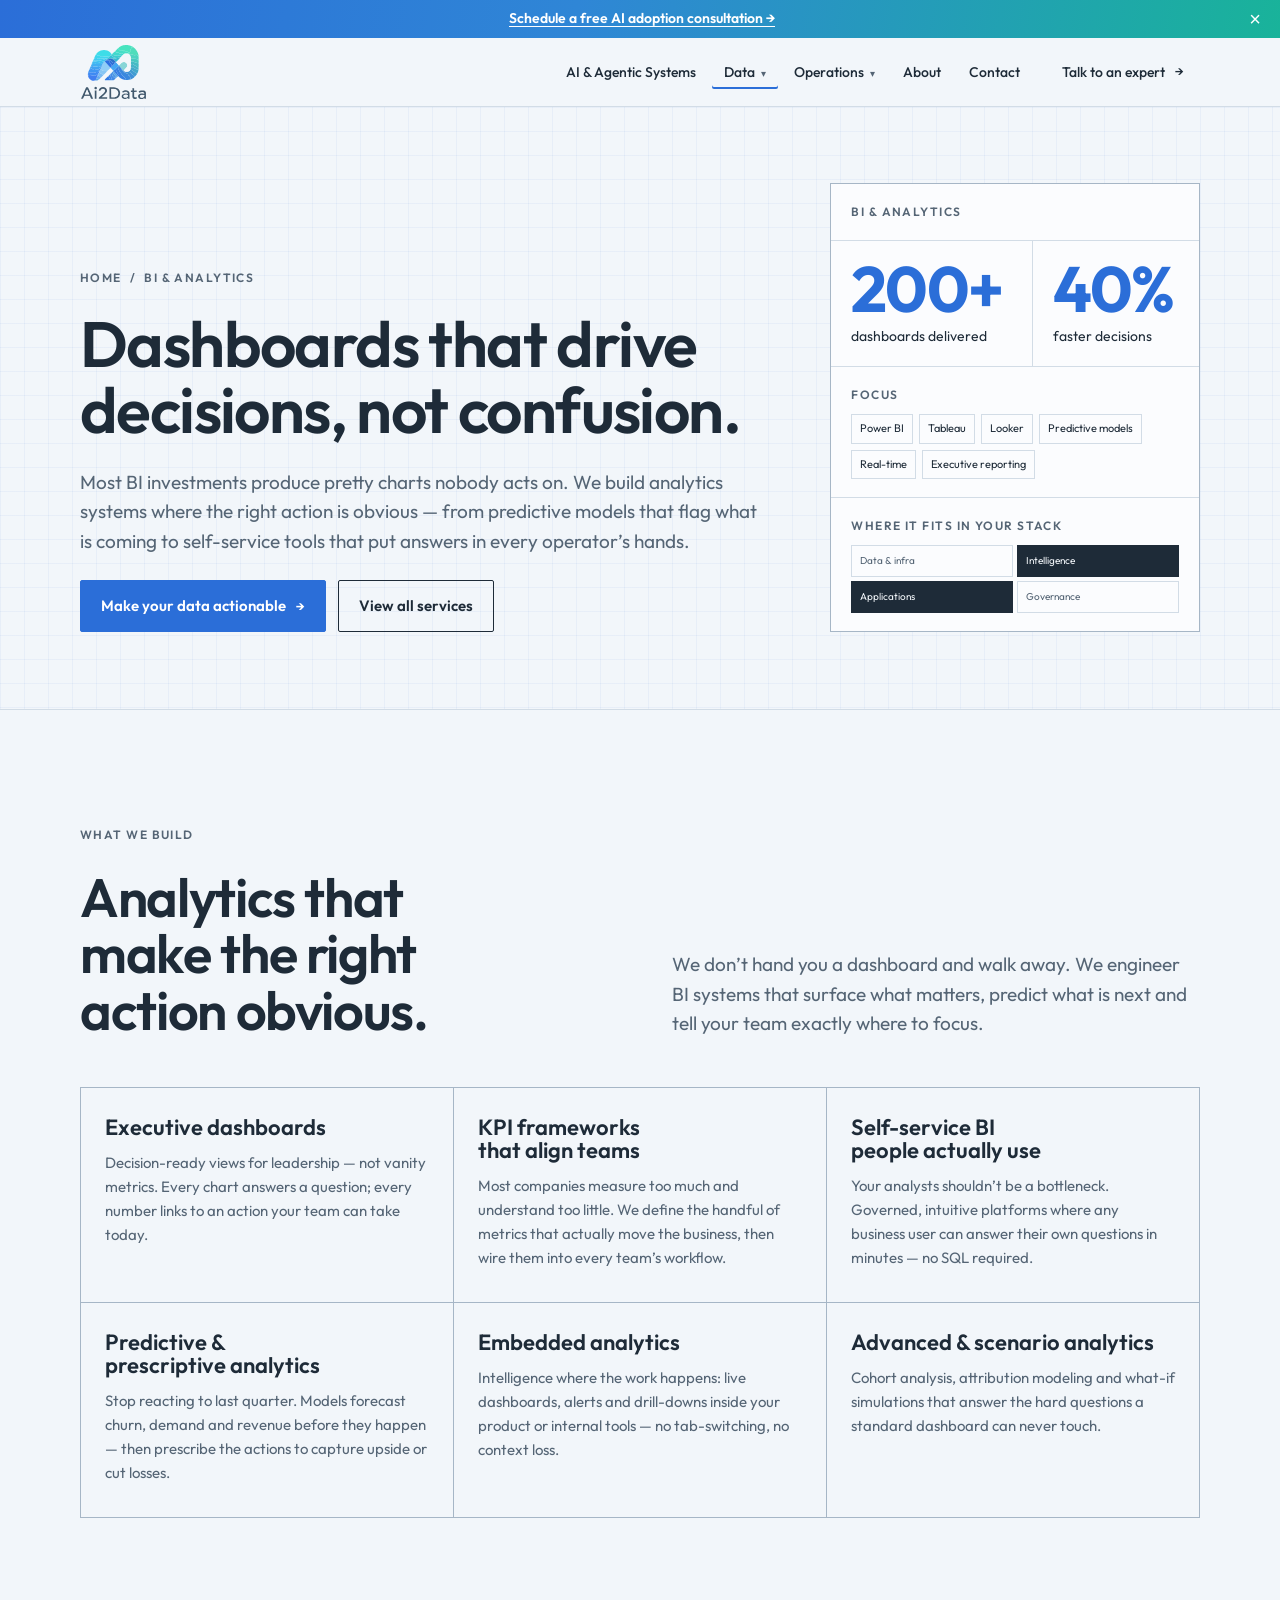
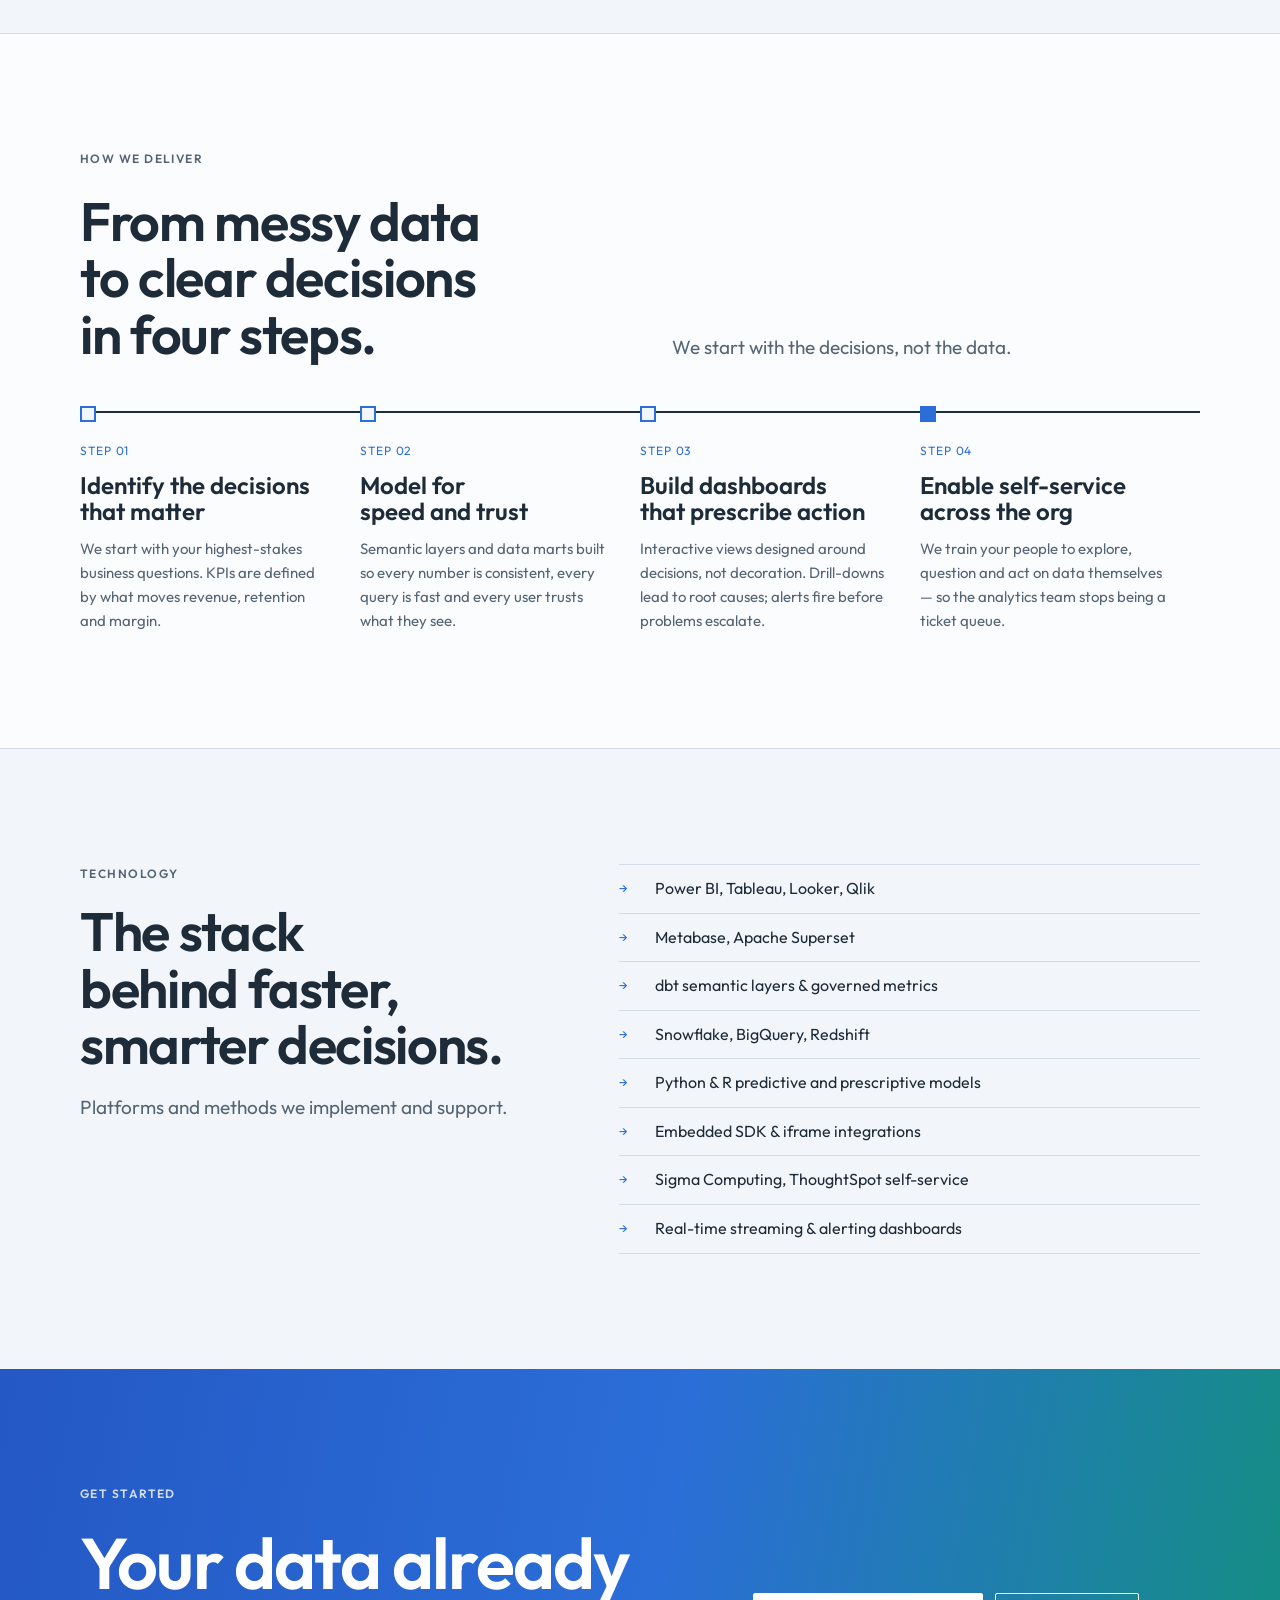
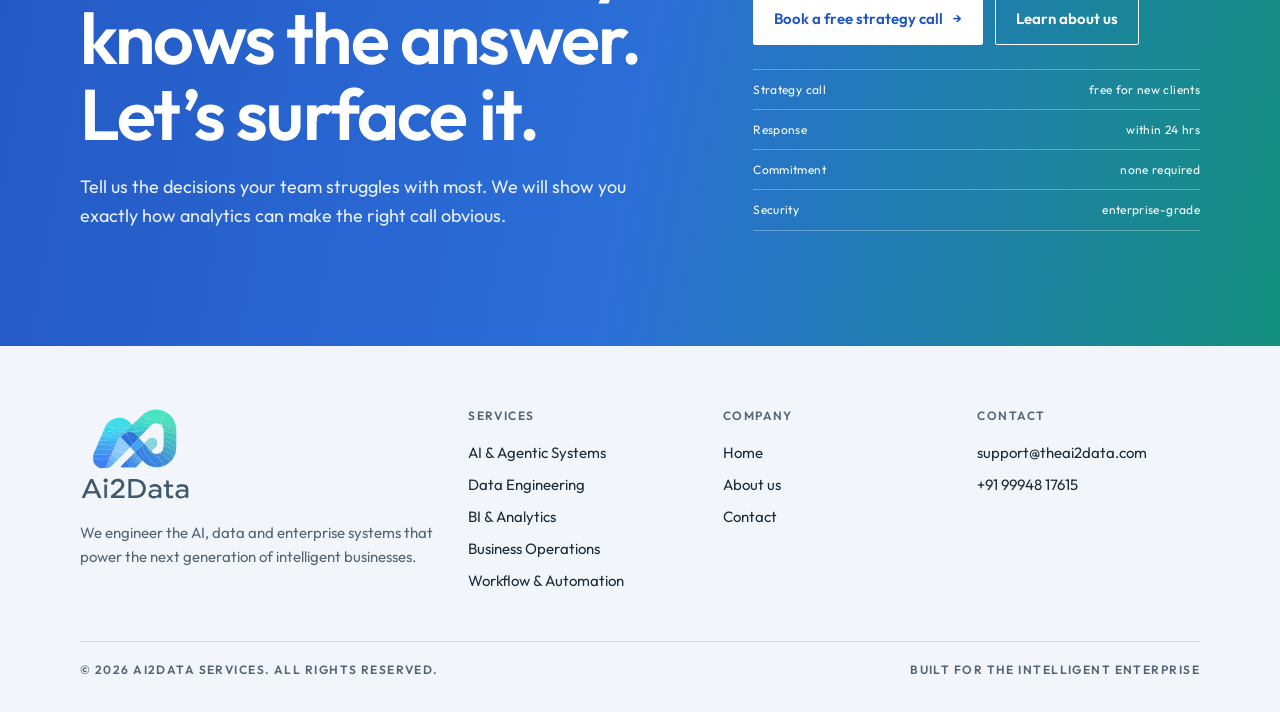
<file: bi-analytics.html>
<!DOCTYPE html>
<html lang="en">
<head>
  <meta charset="UTF-8"/>
  <meta name="viewport" content="width=device-width, initial-scale=1.0"/>
  <title>BI &amp; Analytics: Dashboards &amp; Predictive Analytics | Ai2Data</title>
  <meta name="description" content="Executive dashboards, KPI frameworks, self-service BI and predictive analytics that make the right decision obvious — from Ai2Data Services."/>
  <link rel="canonical" href="https://www.theai2data.com/bi-analytics.html"/>
  <meta name="robots" content="index, follow, max-image-preview:large, max-snippet:-1"/>
  <meta name="theme-color" content="#2B6ED8"/>

  <!-- Icons -->
  <link rel="icon" href="images/ai2data-mark.svg" type="image/svg+xml"/>
  <link rel="apple-touch-icon" href="images/apple-touch-icon.png"/>

  <!-- Open Graph / social -->
  <meta property="og:type" content="website"/>
  <meta property="og:site_name" content="Ai2Data Services"/>
  <meta property="og:locale" content="en_US"/>
  <meta property="og:title" content="BI &amp; Analytics: Dashboards &amp; Predictive Analytics | Ai2Data"/>
  <meta property="og:description" content="Executive dashboards, KPI frameworks, self-service BI and predictive analytics that make the right decision obvious — from Ai2Data Services."/>
  <meta property="og:url" content="https://www.theai2data.com/bi-analytics.html"/>
  <meta property="og:image" content="https://www.theai2data.com/images/og-image.png"/>
  <meta property="og:image:width" content="1200"/>
  <meta property="og:image:height" content="630"/>
  <meta property="og:image:alt" content="Ai2Data Services — We engineer the intelligence layer your business runs on."/>
  <meta name="twitter:card" content="summary_large_image"/>
  <meta name="twitter:title" content="BI &amp; Analytics: Dashboards &amp; Predictive Analytics | Ai2Data"/>
  <meta name="twitter:description" content="Executive dashboards, KPI frameworks, self-service BI and predictive analytics that make the right decision obvious — from Ai2Data Services."/>
  <meta name="twitter:image" content="https://www.theai2data.com/images/og-image.png"/>

  <!-- Structured data -->
  <script type="application/ld+json">
{
 "@context": "https://schema.org",
 "@graph": [
  {
   "@type": "Organization",
   "@id": "https://www.theai2data.com/#organization",
   "name": "Ai2Data Services",
   "alternateName": "Ai2Data",
   "url": "https://www.theai2data.com/",
   "logo": {
    "@type": "ImageObject",
    "url": "https://www.theai2data.com/images/logo-512.png",
    "width": 512,
    "height": 512
   },
   "image": "https://www.theai2data.com/images/og-image.png",
   "foundingDate": "2020",
   "email": "support@theai2data.com",
   "telephone": "+91-99948-17615",
   "description": "Ai2Data Services designs and implements AI-powered ecosystems — AI agents, modern data platforms, BI and enterprise systems — as one unified stack, from strategy to production.",
   "knowsAbout": [
    "Artificial intelligence",
    "AI agents",
    "Large language models",
    "Retrieval-augmented generation",
    "Knowledge graphs",
    "Data engineering",
    "Data lakehouse",
    "Business intelligence",
    "Predictive analytics",
    "ERP",
    "CRM",
    "Robotic process automation",
    "Workflow automation",
    "Data governance"
   ],
   "contactPoint": [
    {
     "@type": "ContactPoint",
     "contactType": "sales",
     "email": "support@theai2data.com",
     "telephone": "+91-99948-17615",
     "availableLanguage": [
      "English"
     ]
    }
   ],
   "makesOffer": {
    "@type": "Offer",
    "name": "Free 60-minute AI strategy call for new clients",
    "price": "0",
    "description": "New clients get their first 60-minute AI strategy call free, with no commitment.",
    "url": "https://www.theai2data.com/contact.html"
   }
  },
  {
   "@type": "WebPage",
   "@id": "https://www.theai2data.com/bi-analytics.html#webpage",
   "url": "https://www.theai2data.com/bi-analytics.html",
   "name": "BI & Analytics: Dashboards & Predictive Analytics | Ai2Data",
   "description": "Executive dashboards, KPI frameworks, self-service BI and predictive analytics that make the right decision obvious — from Ai2Data Services.",
   "isPartOf": {
    "@id": "https://www.theai2data.com/#website"
   },
   "about": {
    "@id": "https://www.theai2data.com/#organization"
   },
   "inLanguage": "en",
   "primaryImageOfPage": "https://www.theai2data.com/images/og-image.png"
  },
  {
   "@type": "Service",
   "@id": "https://www.theai2data.com/bi-analytics.html#service",
   "name": "BI & Analytics",
   "serviceType": "BI & Analytics",
   "description": "Executive dashboards, KPI frameworks, self-service BI, predictive and prescriptive analytics, and embedded analytics.",
   "url": "https://www.theai2data.com/bi-analytics.html",
   "provider": {
    "@id": "https://www.theai2data.com/#organization"
   }
  },
  {
   "@type": "BreadcrumbList",
   "itemListElement": [
    {
     "@type": "ListItem",
     "position": 1,
     "name": "Home",
     "item": "https://www.theai2data.com/"
    },
    {
     "@type": "ListItem",
     "position": 2,
     "name": "BI & Analytics",
     "item": "https://www.theai2data.com/bi-analytics.html"
    }
   ]
  }
 ]
}
  </script>

  <link rel="preconnect" href="https://fonts.googleapis.com"/>
  <link rel="preconnect" href="https://fonts.gstatic.com" crossorigin/>
  <link rel="stylesheet" href="https://fonts.googleapis.com/css2?family=Outfit:wght@300..700&amp;display=swap"/>
  <link rel="stylesheet" href="css/site.css?v=12"/>
</head>
<body>
<div class="promo" id="promo" role="region" aria-label="Offer">
  <p><a href="contact.html?offer=free-call#contact-form-section"><b>Schedule a free AI adoption consultation</b> <span aria-hidden="true">→</span></a></p>
  <button class="promo-x" type="button" aria-label="Dismiss offer">×</button>
</div>

<header class="site-head">
  <div class="wrap head-row">
    <a class="brand" href="index.html" aria-label="Ai2Data Services home"><svg class="logo" role="img" aria-label="Ai2Data Services"><use href="images/ai2data-logo.svg#ai2data-logo"/></svg></a>
    <button class="menu-toggle" id="menu-toggle" type="button" aria-expanded="false" aria-controls="site-nav">Menu</button>
    <nav class="nav" id="site-nav" aria-label="Main navigation">
      <a href="ai-services.html">AI &amp; Agentic Systems</a>
      <div class="dd">
        <button type="button" aria-haspopup="true" class="is-active">Data</button>
        <div class="dd-menu">
          <a href="data-engineering.html">Data Engineering<span>pipelines · lakehouse · governance</span></a>
          <a href="bi-analytics.html" aria-current="page">BI &amp; Analytics<span>dashboards · KPIs · predictive</span></a>
        </div>
      </div>
      <div class="dd">
        <button type="button" aria-haspopup="true">Operations</button>
        <div class="dd-menu">
          <a href="business-operations.html">Business Operations<span>CRM · ERP · ITSM</span></a>
          <a href="workflow-automation.html">Workflow &amp; Automation<span>RPA · orchestration</span></a>
        </div>
      </div>
      <a href="about.html">About</a>
      <a href="contact.html">Contact</a>
      <a class="btn btn-primary" href="contact.html">Talk to an expert <span class="arr">→</span></a>
    </nav>
  </div>
</header>
<main>

  <div class="page-hero">
    <div class="wrap page-hero-grid">
      <div class="hero-copy">
        <nav class="crumbs label" aria-label="Breadcrumb"><a href="index.html">Home</a><span aria-hidden="true">/</span><span>BI &amp; Analytics</span></nav>
        <h1 class="display">Dashboards that drive decisions, not confusion.</h1>
        <p class="lead">Most BI investments produce pretty charts nobody acts on. We build analytics systems where the right action is obvious — from predictive models that flag what is coming to self-service tools that put answers in every operator’s hands.</p>
        <div class="hero-actions">
          <a class="btn btn-primary" href="contact.html">Make your data actionable <span class="arr">→</span></a>
          <a class="btn btn-ghost" href="index.html#services">View all services</a>
        </div>
      </div>
      <aside class="spec" aria-label="BI &amp; Analytics at a glance">
        <div class="spec-row"><span class="label">BI &amp; Analytics</span></div>
        <div class="spec-row metric-pair" style="padding:0"><div class="metric"><strong>200+</strong><span>dashboards delivered</span></div><div class="metric"><strong>40%</strong><span>faster decisions</span></div></div>
        <div class="spec-row"><span class="label">Focus</span><div class="tags"><span class="tag">Power BI</span><span class="tag">Tableau</span><span class="tag">Looker</span><span class="tag">Predictive models</span><span class="tag">Real-time</span><span class="tag">Executive reporting</span></div></div>
        <div class="spec-row"><span class="label">Where it fits in your stack</span><div class="layers-hit"><span>Data &amp; infra</span><span class="on">Intelligence</span><span class="on">Applications</span><span>Governance</span></div></div>
      </aside>
    </div>
  </div>

  <section id="capabilities">
    <div class="wrap">
      <div class="sec-head">
        <span class="label">What we build</span>
        <h2 class="display">Analytics that make the right action obvious.</h2>
        <p class="lead">We don’t hand you a dashboard and walk away. We engineer BI systems that surface what matters, predict what is next and tell your team exactly where to focus.</p>
      </div>
      <ul class="ruled caps">
        <li><h3>Executive dashboards</h3><p>Decision-ready views for leadership — not vanity metrics. Every chart answers a question; every number links to an action your team can take today.</p></li>
        <li><h3>KPI frameworks that align teams</h3><p>Most companies measure too much and understand too little. We define the handful of metrics that actually move the business, then wire them into every team’s workflow.</p></li>
        <li><h3>Self-service BI people actually use</h3><p>Your analysts shouldn’t be a bottleneck. Governed, intuitive platforms where any business user can answer their own questions in minutes — no SQL required.</p></li>
        <li><h3>Predictive &amp; prescriptive analytics</h3><p>Stop reacting to last quarter. Models forecast churn, demand and revenue before they happen — then prescribe the actions to capture upside or cut losses.</p></li>
        <li><h3>Embedded analytics</h3><p>Intelligence where the work happens: live dashboards, alerts and drill-downs inside your product or internal tools — no tab-switching, no context loss.</p></li>
        <li><h3>Advanced &amp; scenario analytics</h3><p>Cohort analysis, attribution modeling and what-if simulations that answer the hard questions a standard dashboard can never touch.</p></li>
      </ul>
    </div>
  </section>

  <section id="process" class="services">
    <div class="wrap">
      <div class="sec-head">
        <span class="label">How we deliver</span>
        <h2 class="display">From messy data to clear decisions in four steps.</h2>
        <p class="lead">We start with the decisions, not the data.</p>
      </div>
      <ol class="phases">
        <li class="phase"><span class="n">STEP 01</span><h3>Identify the decisions that matter</h3><p>We start with your highest-stakes business questions. KPIs are defined by what moves revenue, retention and margin.</p></li>
        <li class="phase"><span class="n">STEP 02</span><h3>Model for speed and trust</h3><p>Semantic layers and data marts built so every number is consistent, every query is fast and every user trusts what they see.</p></li>
        <li class="phase"><span class="n">STEP 03</span><h3>Build dashboards that prescribe action</h3><p>Interactive views designed around decisions, not decoration. Drill-downs lead to root causes; alerts fire before problems escalate.</p></li>
        <li class="phase"><span class="n">STEP 04</span><h3>Enable self-service across the org</h3><p>We train your people to explore, question and act on data themselves — so the analytics team stops being a ticket queue.</p></li>
      </ol>
    </div>
  </section>

  <section id="stack">
    <div class="wrap split">
      <div class="split-head">
        <span class="label">Technology</span>
        <h2 class="display">The stack behind faster, smarter decisions.</h2>
        <p class="lead">Platforms and methods we implement and support.</p>
      </div>
      <ul class="deliver"><li>Power BI, Tableau, Looker, Qlik</li><li>Metabase, Apache Superset</li><li>dbt semantic layers &amp; governed metrics</li><li>Snowflake, BigQuery, Redshift</li><li>Python &amp; R predictive and prescriptive models</li><li>Embedded SDK &amp; iframe integrations</li><li>Sigma Computing, ThoughtSpot self-service</li><li>Real-time streaming &amp; alerting dashboards</li></ul>
    </div>
  </section>

  <section class="cta" id="contact">
    <div class="wrap cta-grid">
      <div style="display:grid;gap:22px">
        <span class="label">Get started</span>
        <h2 class="display">Your data already knows the answer. Let’s surface it.</h2>
        <p>Tell us the decisions your team struggles with most. We will show you exactly how analytics can make the right call obvious.</p>
      </div>
      <div class="cta-side">
        <div class="hero-actions">
          <a class="btn btn-primary" href="contact.html">Book a free strategy call <span class="arr">→</span></a>
          <a class="btn btn-ghost" href="about.html">Learn about us</a>
        </div>
        <ul class="assure">
          <li><span>Strategy call</span><span>free for new clients</span></li>
          <li><span>Response</span><span>within 24 hrs</span></li>
          <li><span>Commitment</span><span>none required</span></li>
          <li><span>Security</span><span>enterprise-grade</span></li>
        </ul>
      </div>
    </div>
  </section>
</main>

<footer class="foot">
  <div class="wrap">
    <div class="foot-grid">
      <div>
        <a class="brand" href="index.html" aria-label="Ai2Data Services home"><svg class="logo" role="img" aria-label="Ai2Data Services"><use href="images/ai2data-logo.svg#ai2data-logo"/></svg></a>
        <p>We engineer the AI, data and enterprise systems that power the next generation of intelligent businesses.</p>
      </div>
      <div>
        <span class="label">Services</span>
        <ul>
          <li><a href="ai-services.html">AI &amp; Agentic Systems</a></li>
          <li><a href="data-engineering.html">Data Engineering</a></li>
          <li><a href="bi-analytics.html">BI &amp; Analytics</a></li>
          <li><a href="business-operations.html">Business Operations</a></li>
          <li><a href="workflow-automation.html">Workflow &amp; Automation</a></li>
        </ul>
      </div>
      <div>
        <span class="label">Company</span>
        <ul>
          <li><a href="index.html">Home</a></li>
          <li><a href="about.html">About us</a></li>
          <li><a href="contact.html">Contact</a></li>
        </ul>
      </div>
      <div>
        <span class="label">Contact</span>
        <ul>
          <li><a href="mailto:support@theai2data.com">support@theai2data.com</a></li>
          <li><a href="tel:+919994817615">+91 99948 17615</a></li>
        </ul>
      </div>
    </div>
    <div class="foot-base">
      <span class="label">© 2026 Ai2Data Services. All rights reserved.</span>
      <span class="label">Built for the intelligent enterprise</span>
    </div>
  </div>
</footer>
<script src="js/site.js?v=12" defer></script>
</body>
</html>
</file>
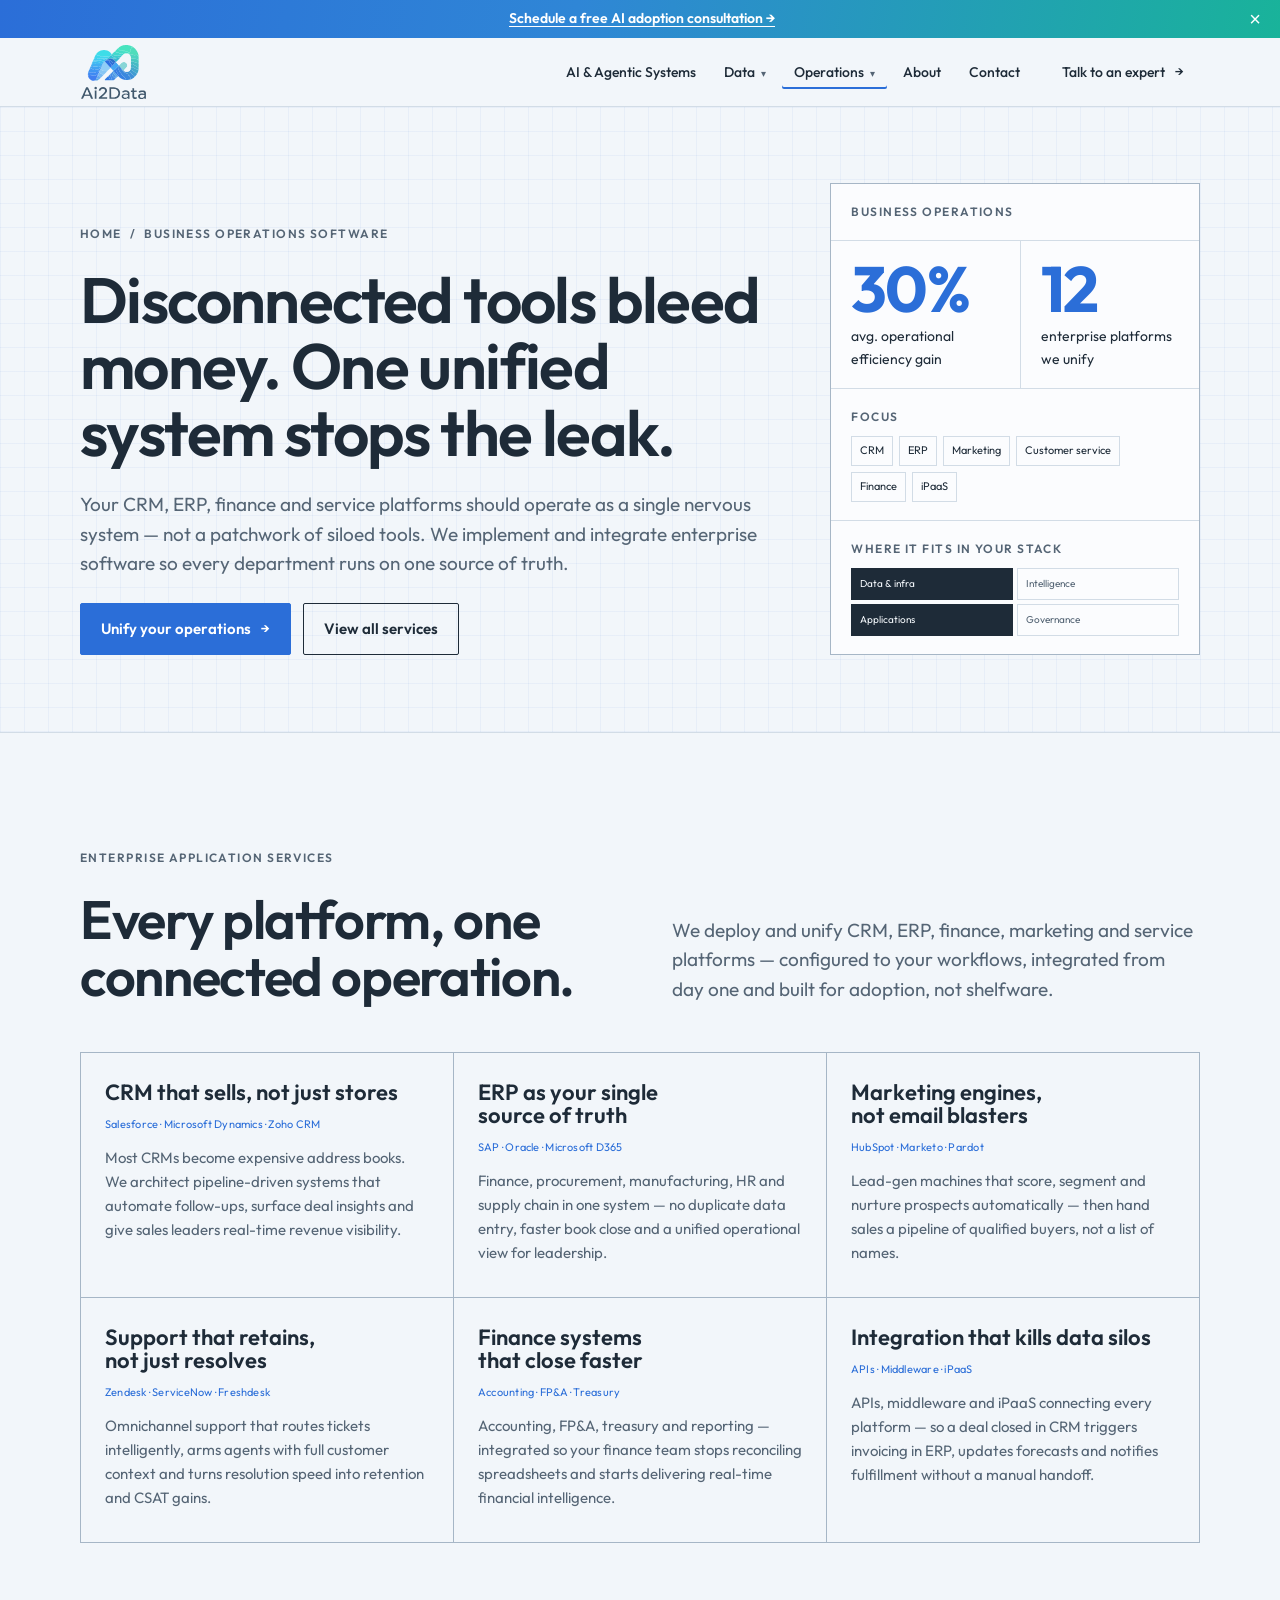
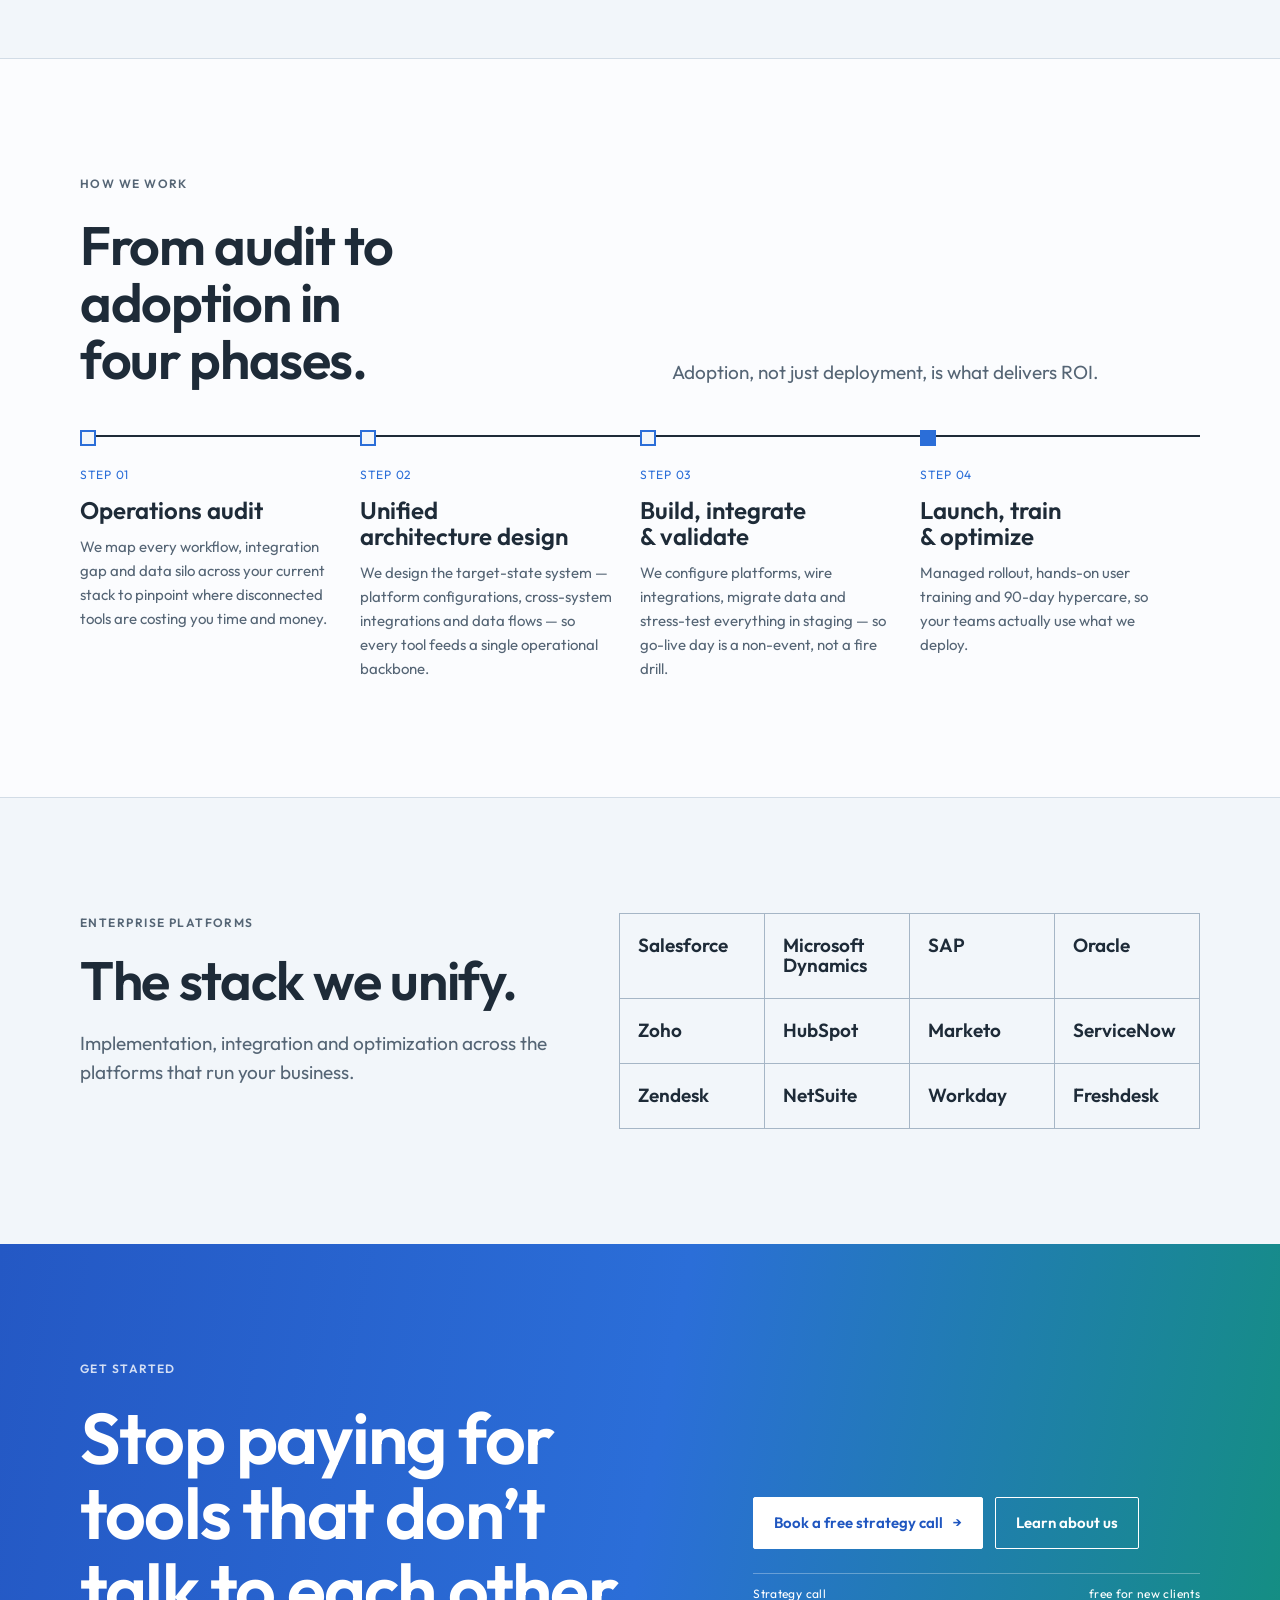
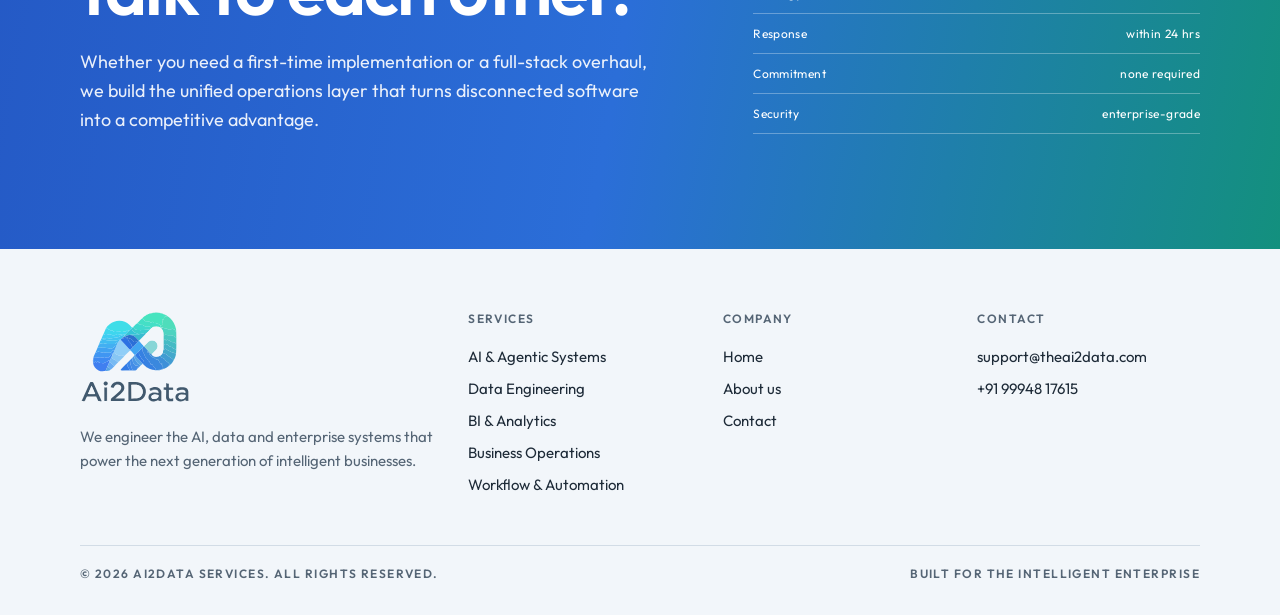
<file: business-operations.html>
<!DOCTYPE html>
<html lang="en">
<head>
  <meta charset="UTF-8"/>
  <meta name="viewport" content="width=device-width, initial-scale=1.0"/>
  <title>CRM, ERP &amp; Business Operations Software | Ai2Data</title>
  <meta name="description" content="CRM, ERP, marketing, service and finance platforms implemented and integrated into one connected operation — Salesforce, SAP, Dynamics 365, Zoho."/>
  <link rel="canonical" href="https://www.theai2data.com/business-operations.html"/>
  <meta name="robots" content="index, follow, max-image-preview:large, max-snippet:-1"/>
  <meta name="theme-color" content="#2B6ED8"/>

  <!-- Icons -->
  <link rel="icon" href="images/ai2data-mark.svg" type="image/svg+xml"/>
  <link rel="apple-touch-icon" href="images/apple-touch-icon.png"/>

  <!-- Open Graph / social -->
  <meta property="og:type" content="website"/>
  <meta property="og:site_name" content="Ai2Data Services"/>
  <meta property="og:locale" content="en_US"/>
  <meta property="og:title" content="CRM, ERP &amp; Business Operations Software | Ai2Data"/>
  <meta property="og:description" content="CRM, ERP, marketing, service and finance platforms implemented and integrated into one connected operation — Salesforce, SAP, Dynamics 365, Zoho."/>
  <meta property="og:url" content="https://www.theai2data.com/business-operations.html"/>
  <meta property="og:image" content="https://www.theai2data.com/images/og-image.png"/>
  <meta property="og:image:width" content="1200"/>
  <meta property="og:image:height" content="630"/>
  <meta property="og:image:alt" content="Ai2Data Services — We engineer the intelligence layer your business runs on."/>
  <meta name="twitter:card" content="summary_large_image"/>
  <meta name="twitter:title" content="CRM, ERP &amp; Business Operations Software | Ai2Data"/>
  <meta name="twitter:description" content="CRM, ERP, marketing, service and finance platforms implemented and integrated into one connected operation — Salesforce, SAP, Dynamics 365, Zoho."/>
  <meta name="twitter:image" content="https://www.theai2data.com/images/og-image.png"/>

  <!-- Structured data -->
  <script type="application/ld+json">
{
 "@context": "https://schema.org",
 "@graph": [
  {
   "@type": "Organization",
   "@id": "https://www.theai2data.com/#organization",
   "name": "Ai2Data Services",
   "alternateName": "Ai2Data",
   "url": "https://www.theai2data.com/",
   "logo": {
    "@type": "ImageObject",
    "url": "https://www.theai2data.com/images/logo-512.png",
    "width": 512,
    "height": 512
   },
   "image": "https://www.theai2data.com/images/og-image.png",
   "foundingDate": "2020",
   "email": "support@theai2data.com",
   "telephone": "+91-99948-17615",
   "description": "Ai2Data Services designs and implements AI-powered ecosystems — AI agents, modern data platforms, BI and enterprise systems — as one unified stack, from strategy to production.",
   "knowsAbout": [
    "Artificial intelligence",
    "AI agents",
    "Large language models",
    "Retrieval-augmented generation",
    "Knowledge graphs",
    "Data engineering",
    "Data lakehouse",
    "Business intelligence",
    "Predictive analytics",
    "ERP",
    "CRM",
    "Robotic process automation",
    "Workflow automation",
    "Data governance"
   ],
   "contactPoint": [
    {
     "@type": "ContactPoint",
     "contactType": "sales",
     "email": "support@theai2data.com",
     "telephone": "+91-99948-17615",
     "availableLanguage": [
      "English"
     ]
    }
   ],
   "makesOffer": {
    "@type": "Offer",
    "name": "Free 60-minute AI strategy call for new clients",
    "price": "0",
    "description": "New clients get their first 60-minute AI strategy call free, with no commitment.",
    "url": "https://www.theai2data.com/contact.html"
   }
  },
  {
   "@type": "WebPage",
   "@id": "https://www.theai2data.com/business-operations.html#webpage",
   "url": "https://www.theai2data.com/business-operations.html",
   "name": "CRM, ERP & Business Operations Software | Ai2Data",
   "description": "CRM, ERP, marketing, service and finance platforms implemented and integrated into one connected operation — Salesforce, SAP, Dynamics 365, Zoho.",
   "isPartOf": {
    "@id": "https://www.theai2data.com/#website"
   },
   "about": {
    "@id": "https://www.theai2data.com/#organization"
   },
   "inLanguage": "en",
   "primaryImageOfPage": "https://www.theai2data.com/images/og-image.png"
  },
  {
   "@type": "Service",
   "@id": "https://www.theai2data.com/business-operations.html#service",
   "name": "Business Operations Software",
   "serviceType": "Business Operations Software",
   "description": "Implementation and integration of CRM, ERP, marketing, customer service and finance platforms such as Salesforce, SAP, Oracle, Microsoft Dynamics 365 and Zoho.",
   "url": "https://www.theai2data.com/business-operations.html",
   "provider": {
    "@id": "https://www.theai2data.com/#organization"
   }
  },
  {
   "@type": "BreadcrumbList",
   "itemListElement": [
    {
     "@type": "ListItem",
     "position": 1,
     "name": "Home",
     "item": "https://www.theai2data.com/"
    },
    {
     "@type": "ListItem",
     "position": 2,
     "name": "Business Operations Software",
     "item": "https://www.theai2data.com/business-operations.html"
    }
   ]
  }
 ]
}
  </script>

  <link rel="preconnect" href="https://fonts.googleapis.com"/>
  <link rel="preconnect" href="https://fonts.gstatic.com" crossorigin/>
  <link rel="stylesheet" href="https://fonts.googleapis.com/css2?family=Outfit:wght@300..700&amp;display=swap"/>
  <link rel="stylesheet" href="css/site.css?v=12"/>
</head>
<body>
<div class="promo" id="promo" role="region" aria-label="Offer">
  <p><a href="contact.html?offer=free-call#contact-form-section"><b>Schedule a free AI adoption consultation</b> <span aria-hidden="true">→</span></a></p>
  <button class="promo-x" type="button" aria-label="Dismiss offer">×</button>
</div>

<header class="site-head">
  <div class="wrap head-row">
    <a class="brand" href="index.html" aria-label="Ai2Data Services home"><svg class="logo" role="img" aria-label="Ai2Data Services"><use href="images/ai2data-logo.svg#ai2data-logo"/></svg></a>
    <button class="menu-toggle" id="menu-toggle" type="button" aria-expanded="false" aria-controls="site-nav">Menu</button>
    <nav class="nav" id="site-nav" aria-label="Main navigation">
      <a href="ai-services.html">AI &amp; Agentic Systems</a>
      <div class="dd">
        <button type="button" aria-haspopup="true">Data</button>
        <div class="dd-menu">
          <a href="data-engineering.html">Data Engineering<span>pipelines · lakehouse · governance</span></a>
          <a href="bi-analytics.html">BI &amp; Analytics<span>dashboards · KPIs · predictive</span></a>
        </div>
      </div>
      <div class="dd">
        <button type="button" aria-haspopup="true" class="is-active">Operations</button>
        <div class="dd-menu">
          <a href="business-operations.html" aria-current="page">Business Operations<span>CRM · ERP · ITSM</span></a>
          <a href="workflow-automation.html">Workflow &amp; Automation<span>RPA · orchestration</span></a>
        </div>
      </div>
      <a href="about.html">About</a>
      <a href="contact.html">Contact</a>
      <a class="btn btn-primary" href="contact.html">Talk to an expert <span class="arr">→</span></a>
    </nav>
  </div>
</header>
<main>

  <div class="page-hero">
    <div class="wrap page-hero-grid">
      <div class="hero-copy">
        <nav class="crumbs label" aria-label="Breadcrumb"><a href="index.html">Home</a><span aria-hidden="true">/</span><span>Business Operations Software</span></nav>
        <h1 class="display">Disconnected tools bleed money. One unified system stops the leak.</h1>
        <p class="lead">Your CRM, ERP, finance and service platforms should operate as a single nervous system — not a patchwork of siloed tools. We implement and integrate enterprise software so every department runs on one source of truth.</p>
        <div class="hero-actions">
          <a class="btn btn-primary" href="contact.html">Unify your operations <span class="arr">→</span></a>
          <a class="btn btn-ghost" href="index.html#services">View all services</a>
        </div>
      </div>
      <aside class="spec" aria-label="Business Operations at a glance">
        <div class="spec-row"><span class="label">Business Operations</span></div>
        <div class="spec-row metric-pair" style="padding:0"><div class="metric"><strong>30%</strong><span>avg. operational efficiency gain</span></div><div class="metric"><strong>12</strong><span>enterprise platforms we unify</span></div></div>
        <div class="spec-row"><span class="label">Focus</span><div class="tags"><span class="tag">CRM</span><span class="tag">ERP</span><span class="tag">Marketing</span><span class="tag">Customer service</span><span class="tag">Finance</span><span class="tag">iPaaS</span></div></div>
        <div class="spec-row"><span class="label">Where it fits in your stack</span><div class="layers-hit"><span class="on">Data &amp; infra</span><span>Intelligence</span><span class="on">Applications</span><span>Governance</span></div></div>
      </aside>
    </div>
  </div>

  <section id="capabilities">
    <div class="wrap">
      <div class="sec-head">
        <span class="label">Enterprise application services</span>
        <h2 class="display">Every platform, one connected operation.</h2>
        <p class="lead">We deploy and unify CRM, ERP, finance, marketing and service platforms — configured to your workflows, integrated from day one and built for adoption, not shelfware.</p>
      </div>
      <ul class="ruled caps">
        <li><h3>CRM that sells, not just stores</h3><span class="plat">Salesforce · Microsoft Dynamics · Zoho CRM</span><p>Most CRMs become expensive address books. We architect pipeline-driven systems that automate follow-ups, surface deal insights and give sales leaders real-time revenue visibility.</p></li>
        <li><h3>ERP as your single source of truth</h3><span class="plat">SAP · Oracle · Microsoft D365</span><p>Finance, procurement, manufacturing, HR and supply chain in one system — no duplicate data entry, faster book close and a unified operational view for leadership.</p></li>
        <li><h3>Marketing engines, not email blasters</h3><span class="plat">HubSpot · Marketo · Pardot</span><p>Lead-gen machines that score, segment and nurture prospects automatically — then hand sales a pipeline of qualified buyers, not a list of names.</p></li>
        <li><h3>Support that retains, not just resolves</h3><span class="plat">Zendesk · ServiceNow · Freshdesk</span><p>Omnichannel support that routes tickets intelligently, arms agents with full customer context and turns resolution speed into retention and CSAT gains.</p></li>
        <li><h3>Finance systems that close faster</h3><span class="plat">Accounting · FP&amp;A · Treasury</span><p>Accounting, FP&amp;A, treasury and reporting — integrated so your finance team stops reconciling spreadsheets and starts delivering real-time financial intelligence.</p></li>
        <li><h3>Integration that kills data silos</h3><span class="plat">APIs · Middleware · iPaaS</span><p>APIs, middleware and iPaaS connecting every platform — so a deal closed in CRM triggers invoicing in ERP, updates forecasts and notifies fulfillment without a manual handoff.</p></li>
      </ul>
    </div>
  </section>

  <section id="process" class="services">
    <div class="wrap">
      <div class="sec-head">
        <span class="label">How we work</span>
        <h2 class="display">From audit to adoption in four phases.</h2>
        <p class="lead">Adoption, not just deployment, is what delivers ROI.</p>
      </div>
      <ol class="phases">
        <li class="phase"><span class="n">STEP 01</span><h3>Operations audit</h3><p>We map every workflow, integration gap and data silo across your current stack to pinpoint where disconnected tools are costing you time and money.</p></li>
        <li class="phase"><span class="n">STEP 02</span><h3>Unified architecture design</h3><p>We design the target-state system — platform configurations, cross-system integrations and data flows — so every tool feeds a single operational backbone.</p></li>
        <li class="phase"><span class="n">STEP 03</span><h3>Build, integrate &amp; validate</h3><p>We configure platforms, wire integrations, migrate data and stress-test everything in staging — so go-live day is a non-event, not a fire drill.</p></li>
        <li class="phase"><span class="n">STEP 04</span><h3>Launch, train &amp; optimize</h3><p>Managed rollout, hands-on user training and 90-day hypercare, so your teams actually use what we deploy.</p></li>
      </ol>
    </div>
  </section>

  <section id="stack">
    <div class="wrap split">
      <div class="split-head">
        <span class="label">Enterprise platforms</span>
        <h2 class="display">The stack we unify.</h2>
        <p class="lead">Implementation, integration and optimization across the platforms that run your business.</p>
      </div>
      <ul class="ruled names"><li><b>Salesforce</b></li><li><b>Microsoft Dynamics</b></li><li><b>SAP</b></li><li><b>Oracle</b></li><li><b>Zoho</b></li><li><b>HubSpot</b></li><li><b>Marketo</b></li><li><b>ServiceNow</b></li><li><b>Zendesk</b></li><li><b>NetSuite</b></li><li><b>Workday</b></li><li><b>Freshdesk</b></li></ul>
    </div>
  </section>

  <section class="cta" id="contact">
    <div class="wrap cta-grid">
      <div style="display:grid;gap:22px">
        <span class="label">Get started</span>
        <h2 class="display">Stop paying for tools that don’t talk to each other.</h2>
        <p>Whether you need a first-time implementation or a full-stack overhaul, we build the unified operations layer that turns disconnected software into a competitive advantage.</p>
      </div>
      <div class="cta-side">
        <div class="hero-actions">
          <a class="btn btn-primary" href="contact.html">Book a free strategy call <span class="arr">→</span></a>
          <a class="btn btn-ghost" href="about.html">Learn about us</a>
        </div>
        <ul class="assure">
          <li><span>Strategy call</span><span>free for new clients</span></li>
          <li><span>Response</span><span>within 24 hrs</span></li>
          <li><span>Commitment</span><span>none required</span></li>
          <li><span>Security</span><span>enterprise-grade</span></li>
        </ul>
      </div>
    </div>
  </section>
</main>

<footer class="foot">
  <div class="wrap">
    <div class="foot-grid">
      <div>
        <a class="brand" href="index.html" aria-label="Ai2Data Services home"><svg class="logo" role="img" aria-label="Ai2Data Services"><use href="images/ai2data-logo.svg#ai2data-logo"/></svg></a>
        <p>We engineer the AI, data and enterprise systems that power the next generation of intelligent businesses.</p>
      </div>
      <div>
        <span class="label">Services</span>
        <ul>
          <li><a href="ai-services.html">AI &amp; Agentic Systems</a></li>
          <li><a href="data-engineering.html">Data Engineering</a></li>
          <li><a href="bi-analytics.html">BI &amp; Analytics</a></li>
          <li><a href="business-operations.html">Business Operations</a></li>
          <li><a href="workflow-automation.html">Workflow &amp; Automation</a></li>
        </ul>
      </div>
      <div>
        <span class="label">Company</span>
        <ul>
          <li><a href="index.html">Home</a></li>
          <li><a href="about.html">About us</a></li>
          <li><a href="contact.html">Contact</a></li>
        </ul>
      </div>
      <div>
        <span class="label">Contact</span>
        <ul>
          <li><a href="mailto:support@theai2data.com">support@theai2data.com</a></li>
          <li><a href="tel:+919994817615">+91 99948 17615</a></li>
        </ul>
      </div>
    </div>
    <div class="foot-base">
      <span class="label">© 2026 Ai2Data Services. All rights reserved.</span>
      <span class="label">Built for the intelligent enterprise</span>
    </div>
  </div>
</footer>
<script src="js/site.js?v=12" defer></script>
</body>
</html>
</file>
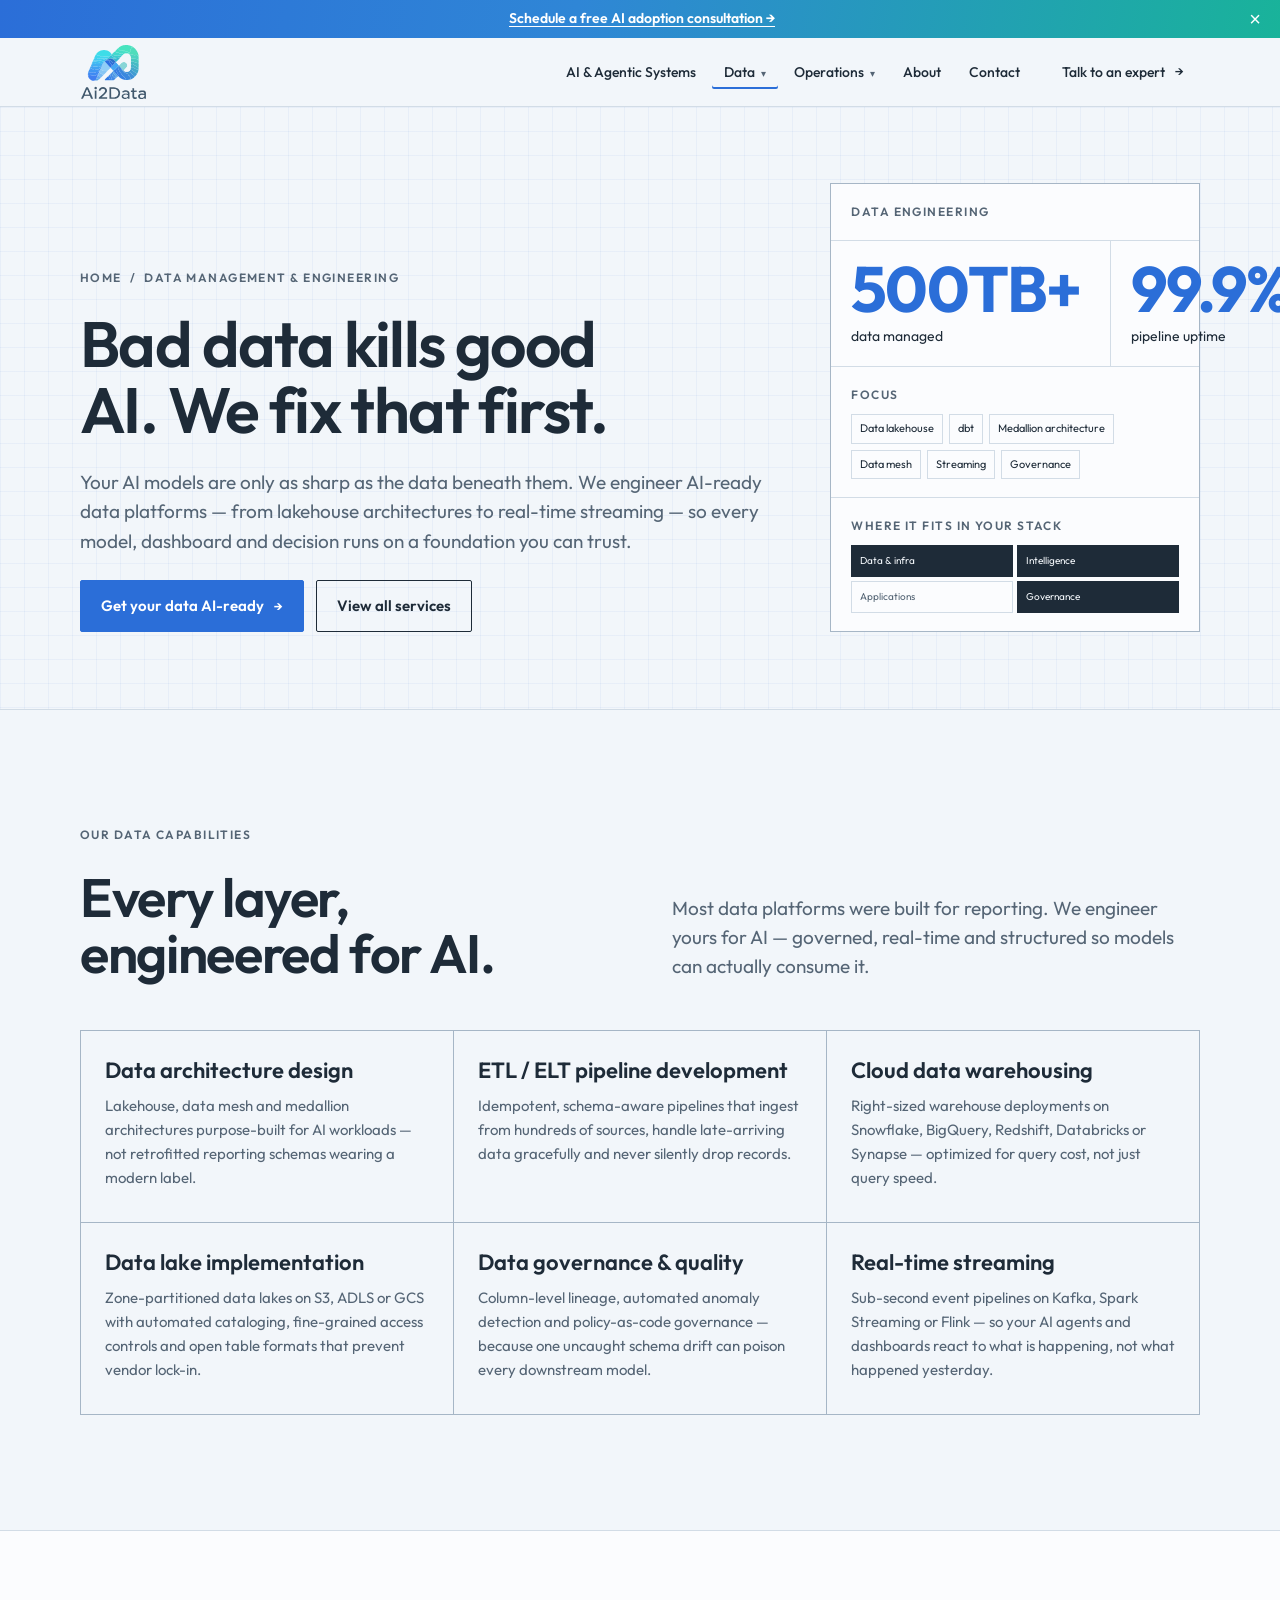
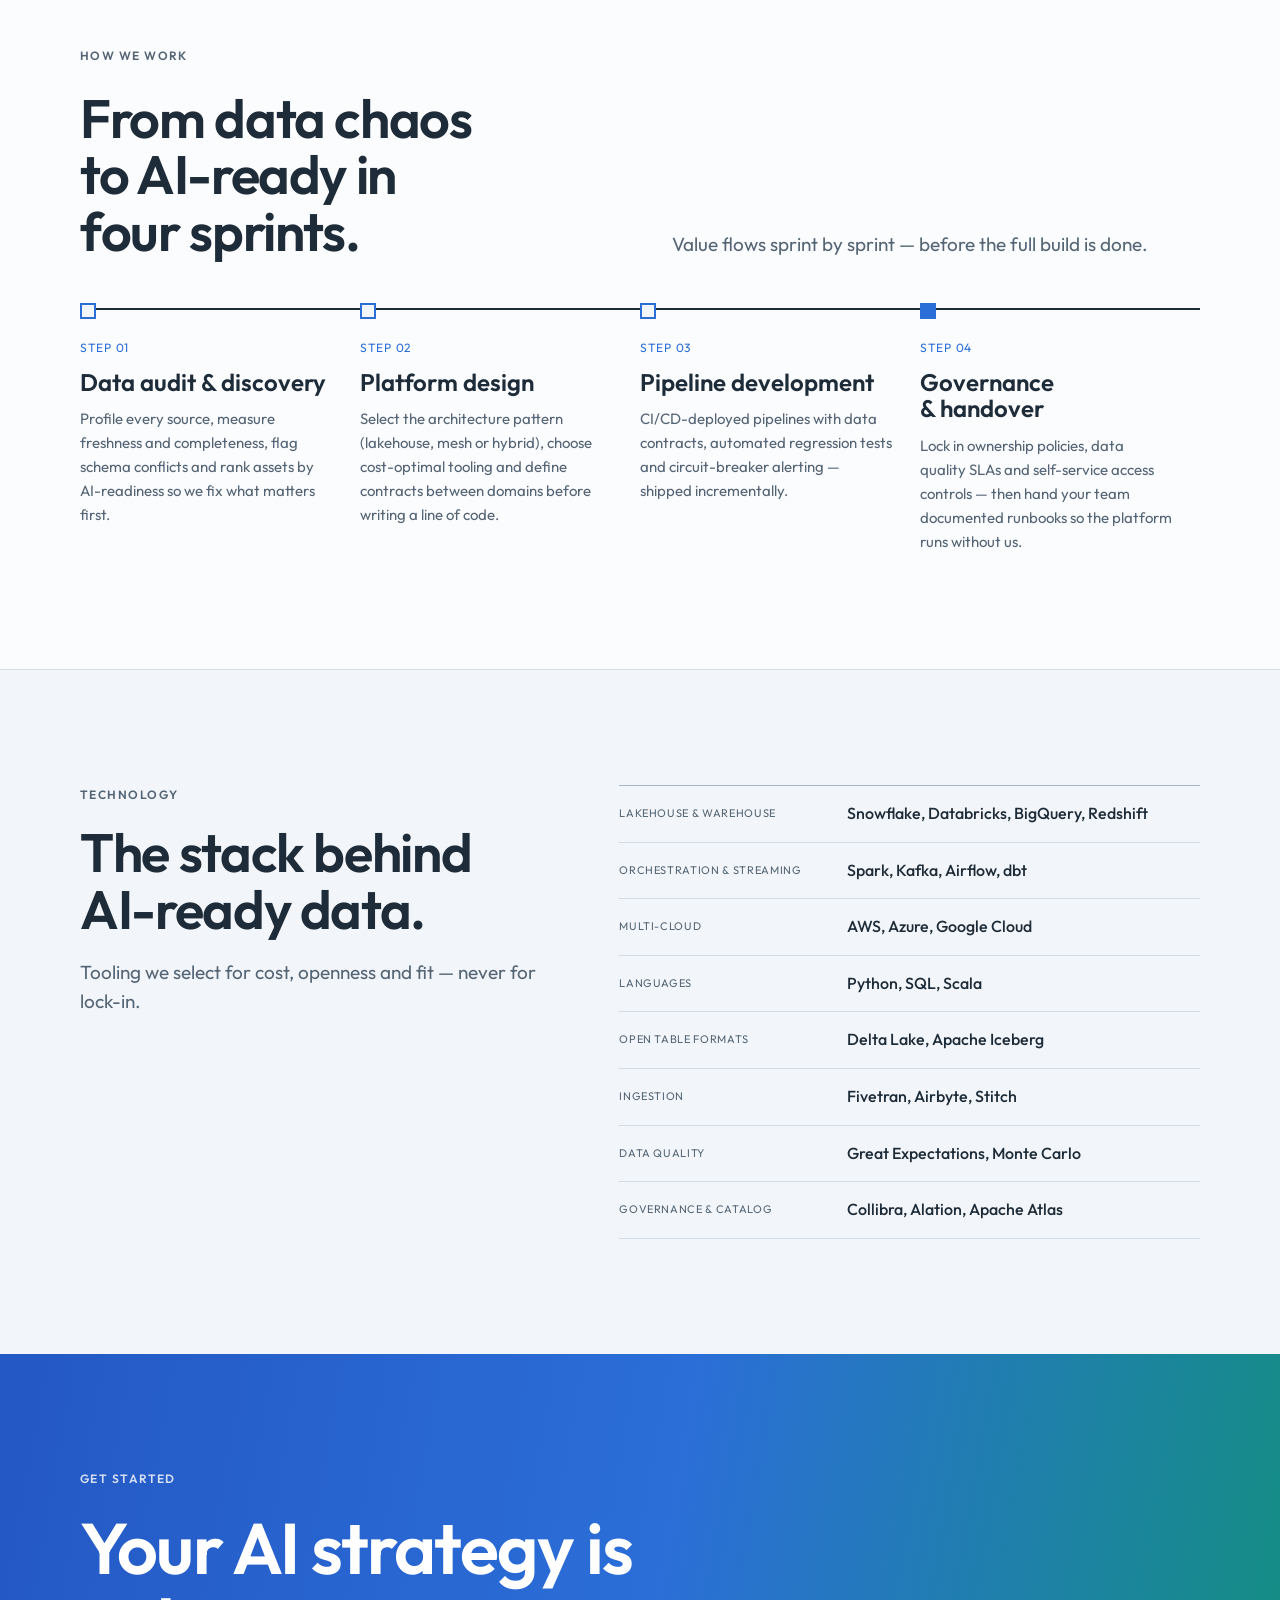
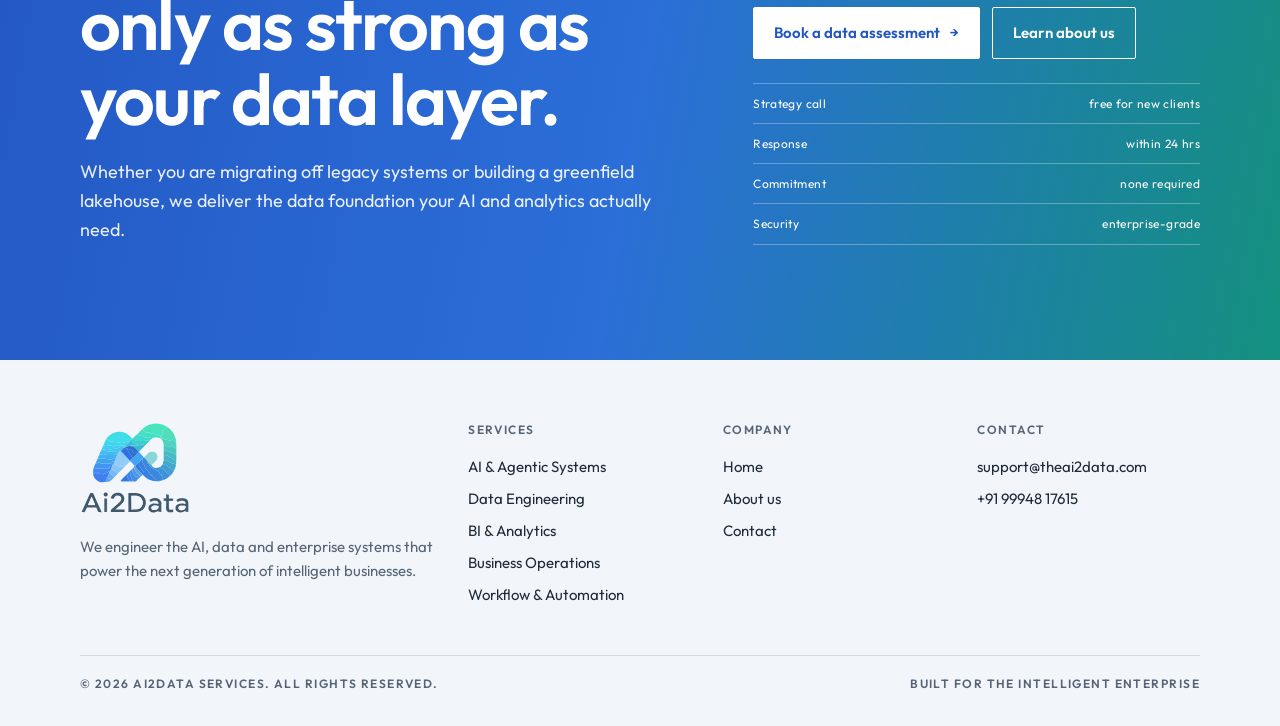
<file: data-engineering.html>
<!DOCTYPE html>
<html lang="en">
<head>
  <meta charset="UTF-8"/>
  <meta name="viewport" content="width=device-width, initial-scale=1.0"/>
  <title>Data Engineering &amp; Lakehouse Platforms | Ai2Data</title>
  <meta name="description" content="AI-ready data platforms: lakehouse architectures, real-time pipelines, cloud data warehousing and data governance, engineered by Ai2Data Services."/>
  <link rel="canonical" href="https://www.theai2data.com/data-engineering.html"/>
  <meta name="robots" content="index, follow, max-image-preview:large, max-snippet:-1"/>
  <meta name="theme-color" content="#2B6ED8"/>

  <!-- Icons -->
  <link rel="icon" href="images/ai2data-mark.svg" type="image/svg+xml"/>
  <link rel="apple-touch-icon" href="images/apple-touch-icon.png"/>

  <!-- Open Graph / social -->
  <meta property="og:type" content="website"/>
  <meta property="og:site_name" content="Ai2Data Services"/>
  <meta property="og:locale" content="en_US"/>
  <meta property="og:title" content="Data Engineering &amp; Lakehouse Platforms | Ai2Data"/>
  <meta property="og:description" content="AI-ready data platforms: lakehouse architectures, real-time pipelines, cloud data warehousing and data governance, engineered by Ai2Data Services."/>
  <meta property="og:url" content="https://www.theai2data.com/data-engineering.html"/>
  <meta property="og:image" content="https://www.theai2data.com/images/og-image.png"/>
  <meta property="og:image:width" content="1200"/>
  <meta property="og:image:height" content="630"/>
  <meta property="og:image:alt" content="Ai2Data Services — We engineer the intelligence layer your business runs on."/>
  <meta name="twitter:card" content="summary_large_image"/>
  <meta name="twitter:title" content="Data Engineering &amp; Lakehouse Platforms | Ai2Data"/>
  <meta name="twitter:description" content="AI-ready data platforms: lakehouse architectures, real-time pipelines, cloud data warehousing and data governance, engineered by Ai2Data Services."/>
  <meta name="twitter:image" content="https://www.theai2data.com/images/og-image.png"/>

  <!-- Structured data -->
  <script type="application/ld+json">
{
 "@context": "https://schema.org",
 "@graph": [
  {
   "@type": "Organization",
   "@id": "https://www.theai2data.com/#organization",
   "name": "Ai2Data Services",
   "alternateName": "Ai2Data",
   "url": "https://www.theai2data.com/",
   "logo": {
    "@type": "ImageObject",
    "url": "https://www.theai2data.com/images/logo-512.png",
    "width": 512,
    "height": 512
   },
   "image": "https://www.theai2data.com/images/og-image.png",
   "foundingDate": "2020",
   "email": "support@theai2data.com",
   "telephone": "+91-99948-17615",
   "description": "Ai2Data Services designs and implements AI-powered ecosystems — AI agents, modern data platforms, BI and enterprise systems — as one unified stack, from strategy to production.",
   "knowsAbout": [
    "Artificial intelligence",
    "AI agents",
    "Large language models",
    "Retrieval-augmented generation",
    "Knowledge graphs",
    "Data engineering",
    "Data lakehouse",
    "Business intelligence",
    "Predictive analytics",
    "ERP",
    "CRM",
    "Robotic process automation",
    "Workflow automation",
    "Data governance"
   ],
   "contactPoint": [
    {
     "@type": "ContactPoint",
     "contactType": "sales",
     "email": "support@theai2data.com",
     "telephone": "+91-99948-17615",
     "availableLanguage": [
      "English"
     ]
    }
   ],
   "makesOffer": {
    "@type": "Offer",
    "name": "Free 60-minute AI strategy call for new clients",
    "price": "0",
    "description": "New clients get their first 60-minute AI strategy call free, with no commitment.",
    "url": "https://www.theai2data.com/contact.html"
   }
  },
  {
   "@type": "WebPage",
   "@id": "https://www.theai2data.com/data-engineering.html#webpage",
   "url": "https://www.theai2data.com/data-engineering.html",
   "name": "Data Engineering & Lakehouse Platforms | Ai2Data",
   "description": "AI-ready data platforms: lakehouse architectures, real-time pipelines, cloud data warehousing and data governance, engineered by Ai2Data Services.",
   "isPartOf": {
    "@id": "https://www.theai2data.com/#website"
   },
   "about": {
    "@id": "https://www.theai2data.com/#organization"
   },
   "inLanguage": "en",
   "primaryImageOfPage": "https://www.theai2data.com/images/og-image.png"
  },
  {
   "@type": "Service",
   "@id": "https://www.theai2data.com/data-engineering.html#service",
   "name": "Data Engineering",
   "serviceType": "Data Engineering",
   "description": "Lakehouse and data-mesh architectures, ETL/ELT and real-time streaming pipelines, cloud data warehousing, and data governance and quality.",
   "url": "https://www.theai2data.com/data-engineering.html",
   "provider": {
    "@id": "https://www.theai2data.com/#organization"
   }
  },
  {
   "@type": "BreadcrumbList",
   "itemListElement": [
    {
     "@type": "ListItem",
     "position": 1,
     "name": "Home",
     "item": "https://www.theai2data.com/"
    },
    {
     "@type": "ListItem",
     "position": 2,
     "name": "Data Engineering",
     "item": "https://www.theai2data.com/data-engineering.html"
    }
   ]
  }
 ]
}
  </script>

  <link rel="preconnect" href="https://fonts.googleapis.com"/>
  <link rel="preconnect" href="https://fonts.gstatic.com" crossorigin/>
  <link rel="stylesheet" href="https://fonts.googleapis.com/css2?family=Outfit:wght@300..700&amp;display=swap"/>
  <link rel="stylesheet" href="css/site.css?v=12"/>
</head>
<body>
<div class="promo" id="promo" role="region" aria-label="Offer">
  <p><a href="contact.html?offer=free-call#contact-form-section"><b>Schedule a free AI adoption consultation</b> <span aria-hidden="true">→</span></a></p>
  <button class="promo-x" type="button" aria-label="Dismiss offer">×</button>
</div>

<header class="site-head">
  <div class="wrap head-row">
    <a class="brand" href="index.html" aria-label="Ai2Data Services home"><svg class="logo" role="img" aria-label="Ai2Data Services"><use href="images/ai2data-logo.svg#ai2data-logo"/></svg></a>
    <button class="menu-toggle" id="menu-toggle" type="button" aria-expanded="false" aria-controls="site-nav">Menu</button>
    <nav class="nav" id="site-nav" aria-label="Main navigation">
      <a href="ai-services.html">AI &amp; Agentic Systems</a>
      <div class="dd">
        <button type="button" aria-haspopup="true" class="is-active">Data</button>
        <div class="dd-menu">
          <a href="data-engineering.html" aria-current="page">Data Engineering<span>pipelines · lakehouse · governance</span></a>
          <a href="bi-analytics.html">BI &amp; Analytics<span>dashboards · KPIs · predictive</span></a>
        </div>
      </div>
      <div class="dd">
        <button type="button" aria-haspopup="true">Operations</button>
        <div class="dd-menu">
          <a href="business-operations.html">Business Operations<span>CRM · ERP · ITSM</span></a>
          <a href="workflow-automation.html">Workflow &amp; Automation<span>RPA · orchestration</span></a>
        </div>
      </div>
      <a href="about.html">About</a>
      <a href="contact.html">Contact</a>
      <a class="btn btn-primary" href="contact.html">Talk to an expert <span class="arr">→</span></a>
    </nav>
  </div>
</header>
<main>

  <div class="page-hero">
    <div class="wrap page-hero-grid">
      <div class="hero-copy">
        <nav class="crumbs label" aria-label="Breadcrumb"><a href="index.html">Home</a><span aria-hidden="true">/</span><span>Data Management &amp; Engineering</span></nav>
        <h1 class="display">Bad data kills good AI. We fix that first.</h1>
        <p class="lead">Your AI models are only as sharp as the data beneath them. We engineer AI-ready data platforms — from lakehouse architectures to real-time streaming — so every model, dashboard and decision runs on a foundation you can trust.</p>
        <div class="hero-actions">
          <a class="btn btn-primary" href="contact.html">Get your data AI-ready <span class="arr">→</span></a>
          <a class="btn btn-ghost" href="index.html#services">View all services</a>
        </div>
      </div>
      <aside class="spec" aria-label="Data Engineering at a glance">
        <div class="spec-row"><span class="label">Data Engineering</span></div>
        <div class="spec-row metric-pair" style="padding:0"><div class="metric"><strong>500TB+</strong><span>data managed</span></div><div class="metric"><strong>99.9%</strong><span>pipeline uptime</span></div></div>
        <div class="spec-row"><span class="label">Focus</span><div class="tags"><span class="tag">Data lakehouse</span><span class="tag">dbt</span><span class="tag">Medallion architecture</span><span class="tag">Data mesh</span><span class="tag">Streaming</span><span class="tag">Governance</span></div></div>
        <div class="spec-row"><span class="label">Where it fits in your stack</span><div class="layers-hit"><span class="on">Data &amp; infra</span><span class="on">Intelligence</span><span>Applications</span><span class="on">Governance</span></div></div>
      </aside>
    </div>
  </div>

  <section id="capabilities">
    <div class="wrap">
      <div class="sec-head">
        <span class="label">Our data capabilities</span>
        <h2 class="display">Every layer, engineered for AI.</h2>
        <p class="lead">Most data platforms were built for reporting. We engineer yours for AI — governed, real-time and structured so models can actually consume it.</p>
      </div>
      <ul class="ruled caps">
        <li><h3>Data architecture design</h3><p>Lakehouse, data mesh and medallion architectures purpose-built for AI workloads — not retrofitted reporting schemas wearing a modern label.</p></li>
        <li><h3>ETL / ELT pipeline development</h3><p>Idempotent, schema-aware pipelines that ingest from hundreds of sources, handle late-arriving data gracefully and never silently drop records.</p></li>
        <li><h3>Cloud data warehousing</h3><p>Right-sized warehouse deployments on Snowflake, BigQuery, Redshift, Databricks or Synapse — optimized for query cost, not just query speed.</p></li>
        <li><h3>Data lake implementation</h3><p>Zone-partitioned data lakes on S3, ADLS or GCS with automated cataloging, fine-grained access controls and open table formats that prevent vendor lock-in.</p></li>
        <li><h3>Data governance &amp; quality</h3><p>Column-level lineage, automated anomaly detection and policy-as-code governance — because one uncaught schema drift can poison every downstream model.</p></li>
        <li><h3>Real-time streaming</h3><p>Sub-second event pipelines on Kafka, Spark Streaming or Flink — so your AI agents and dashboards react to what is happening, not what happened yesterday.</p></li>
      </ul>
    </div>
  </section>

  <section id="process" class="services">
    <div class="wrap">
      <div class="sec-head">
        <span class="label">How we work</span>
        <h2 class="display">From data chaos to AI-ready in four sprints.</h2>
        <p class="lead">Value flows sprint by sprint — before the full build is done.</p>
      </div>
      <ol class="phases">
        <li class="phase"><span class="n">STEP 01</span><h3>Data audit &amp; discovery</h3><p>Profile every source, measure freshness and completeness, flag schema conflicts and rank assets by AI-readiness so we fix what matters first.</p></li>
        <li class="phase"><span class="n">STEP 02</span><h3>Platform design</h3><p>Select the architecture pattern (lakehouse, mesh or hybrid), choose cost-optimal tooling and define contracts between domains before writing a line of code.</p></li>
        <li class="phase"><span class="n">STEP 03</span><h3>Pipeline development</h3><p>CI/CD-deployed pipelines with data contracts, automated regression tests and circuit-breaker alerting — shipped incrementally.</p></li>
        <li class="phase"><span class="n">STEP 04</span><h3>Governance &amp; handover</h3><p>Lock in ownership policies, data quality SLAs and self-service access controls — then hand your team documented runbooks so the platform runs without us.</p></li>
      </ol>
    </div>
  </section>

  <section id="stack">
    <div class="wrap split">
      <div class="split-head">
        <span class="label">Technology</span>
        <h2 class="display">The stack behind AI-ready data.</h2>
        <p class="lead">Tooling we select for cost, openness and fit — never for lock-in.</p>
      </div>
      <dl class="kv"><div><dt>Lakehouse &amp; warehouse</dt><dd>Snowflake, Databricks, BigQuery, Redshift</dd></div><div><dt>Orchestration &amp; streaming</dt><dd>Spark, Kafka, Airflow, dbt</dd></div><div><dt>Multi-cloud</dt><dd>AWS, Azure, Google Cloud</dd></div><div><dt>Languages</dt><dd>Python, SQL, Scala</dd></div><div><dt>Open table formats</dt><dd>Delta Lake, Apache Iceberg</dd></div><div><dt>Ingestion</dt><dd>Fivetran, Airbyte, Stitch</dd></div><div><dt>Data quality</dt><dd>Great Expectations, Monte Carlo</dd></div><div><dt>Governance &amp; catalog</dt><dd>Collibra, Alation, Apache Atlas</dd></div></dl>
    </div>
  </section>

  <section class="cta" id="contact">
    <div class="wrap cta-grid">
      <div style="display:grid;gap:22px">
        <span class="label">Get started</span>
        <h2 class="display">Your AI strategy is only as strong as your data layer.</h2>
        <p>Whether you are migrating off legacy systems or building a greenfield lakehouse, we deliver the data foundation your AI and analytics actually need.</p>
      </div>
      <div class="cta-side">
        <div class="hero-actions">
          <a class="btn btn-primary" href="contact.html">Book a data assessment <span class="arr">→</span></a>
          <a class="btn btn-ghost" href="about.html">Learn about us</a>
        </div>
        <ul class="assure">
          <li><span>Strategy call</span><span>free for new clients</span></li>
          <li><span>Response</span><span>within 24 hrs</span></li>
          <li><span>Commitment</span><span>none required</span></li>
          <li><span>Security</span><span>enterprise-grade</span></li>
        </ul>
      </div>
    </div>
  </section>
</main>

<footer class="foot">
  <div class="wrap">
    <div class="foot-grid">
      <div>
        <a class="brand" href="index.html" aria-label="Ai2Data Services home"><svg class="logo" role="img" aria-label="Ai2Data Services"><use href="images/ai2data-logo.svg#ai2data-logo"/></svg></a>
        <p>We engineer the AI, data and enterprise systems that power the next generation of intelligent businesses.</p>
      </div>
      <div>
        <span class="label">Services</span>
        <ul>
          <li><a href="ai-services.html">AI &amp; Agentic Systems</a></li>
          <li><a href="data-engineering.html">Data Engineering</a></li>
          <li><a href="bi-analytics.html">BI &amp; Analytics</a></li>
          <li><a href="business-operations.html">Business Operations</a></li>
          <li><a href="workflow-automation.html">Workflow &amp; Automation</a></li>
        </ul>
      </div>
      <div>
        <span class="label">Company</span>
        <ul>
          <li><a href="index.html">Home</a></li>
          <li><a href="about.html">About us</a></li>
          <li><a href="contact.html">Contact</a></li>
        </ul>
      </div>
      <div>
        <span class="label">Contact</span>
        <ul>
          <li><a href="mailto:support@theai2data.com">support@theai2data.com</a></li>
          <li><a href="tel:+919994817615">+91 99948 17615</a></li>
        </ul>
      </div>
    </div>
    <div class="foot-base">
      <span class="label">© 2026 Ai2Data Services. All rights reserved.</span>
      <span class="label">Built for the intelligent enterprise</span>
    </div>
  </div>
</footer>
<script src="js/site.js?v=12" defer></script>
</body>
</html>
</file>
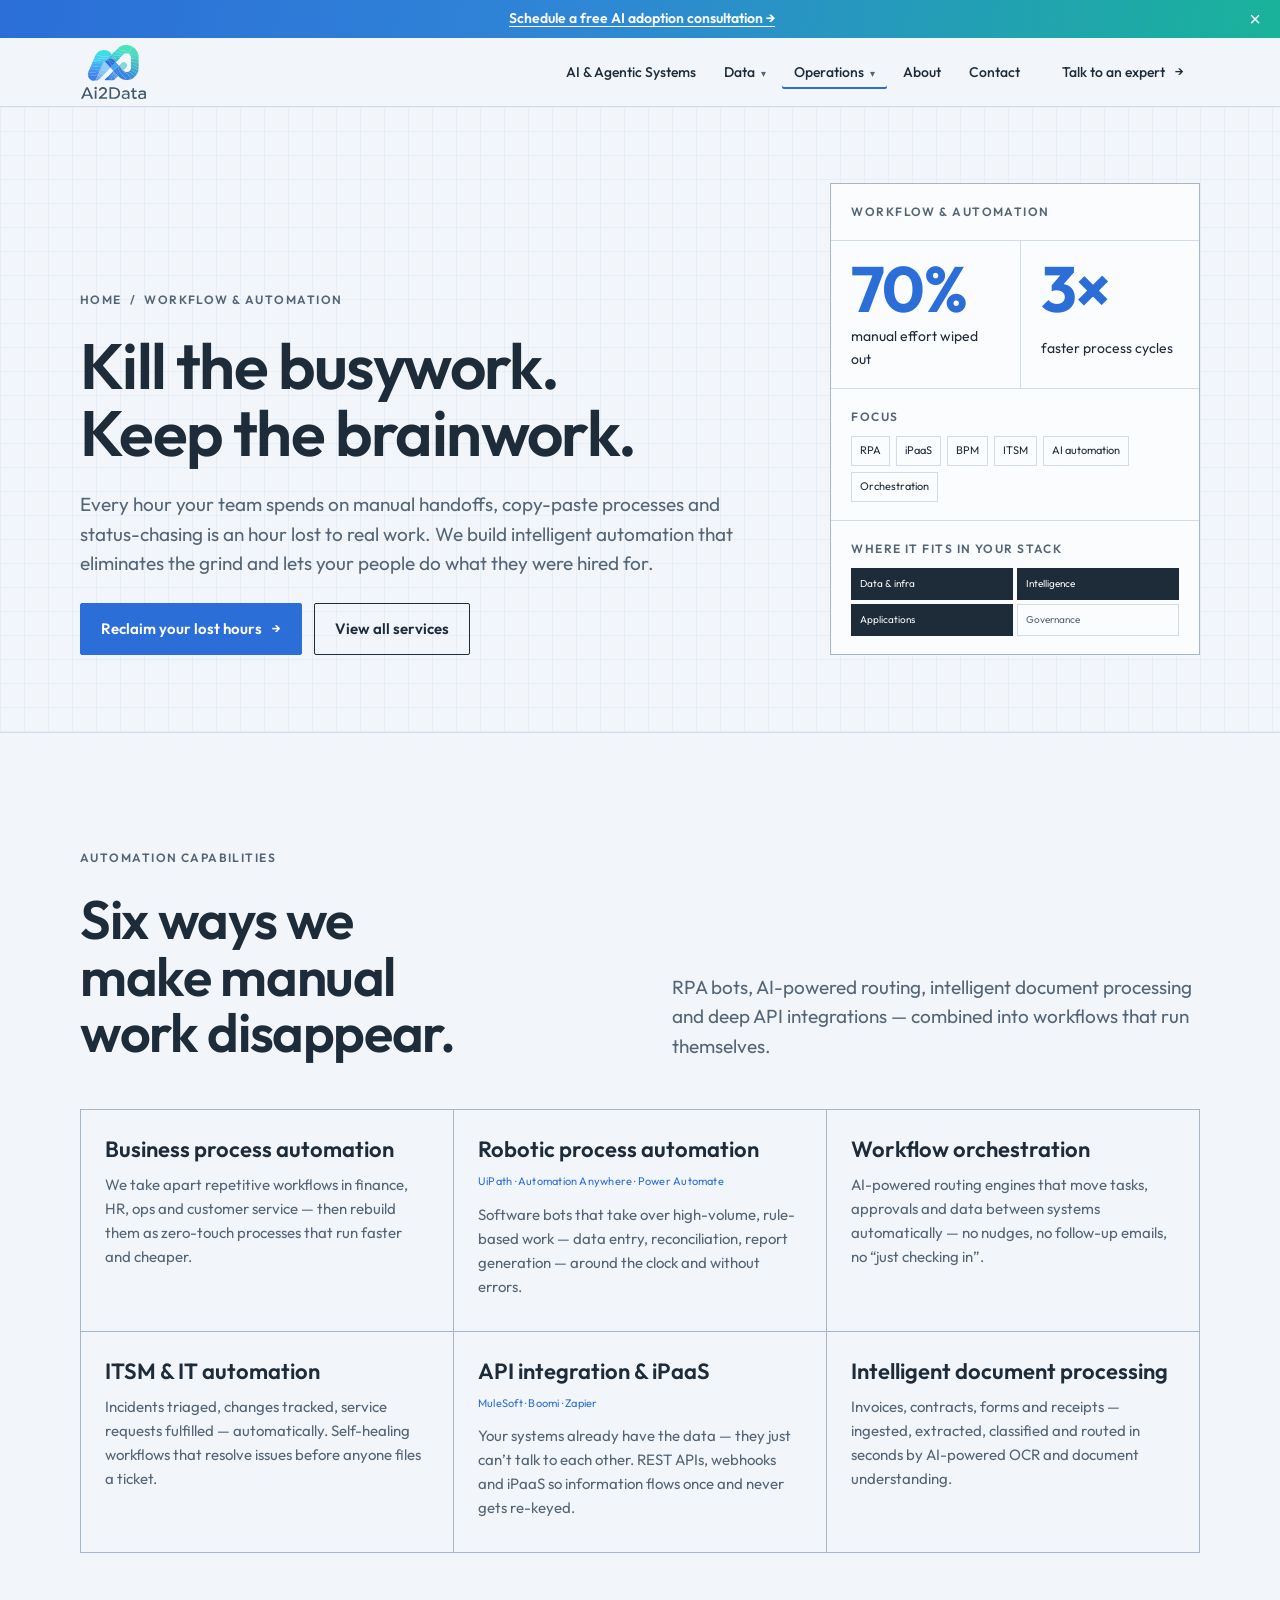
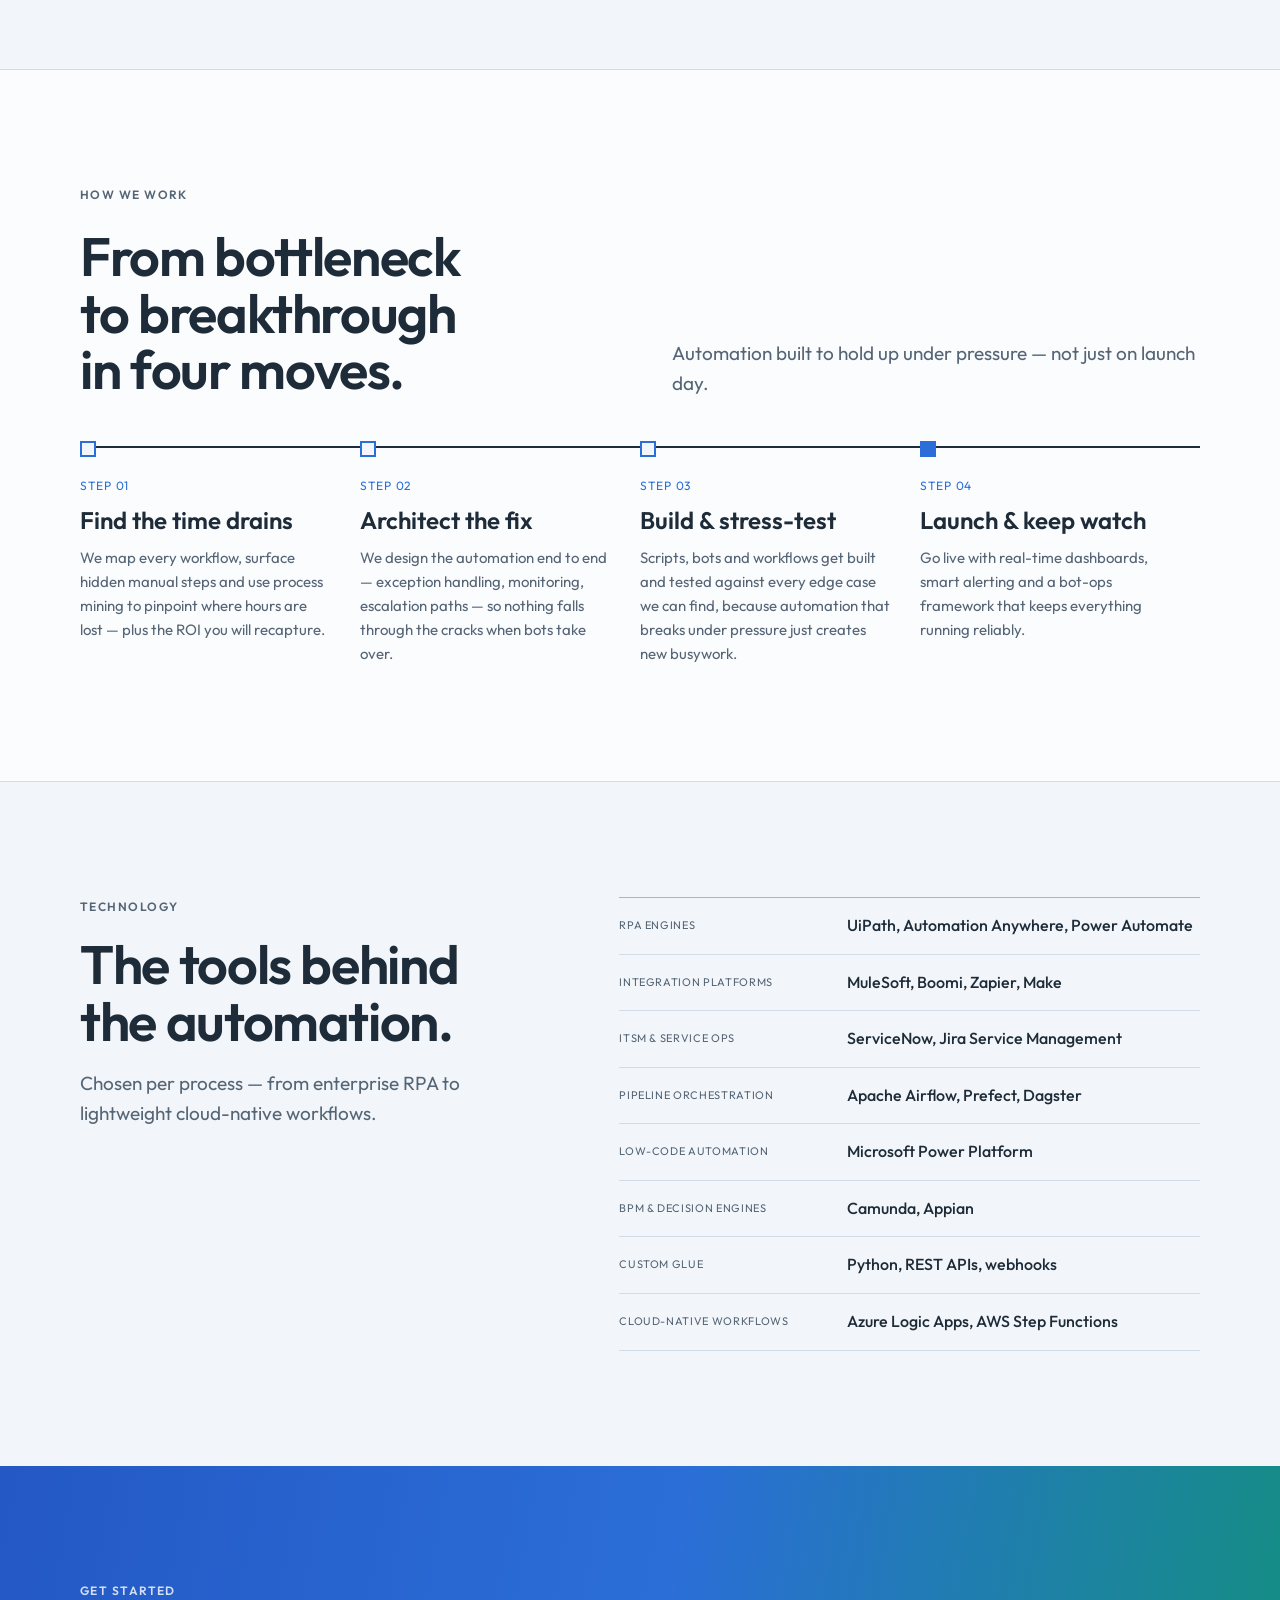
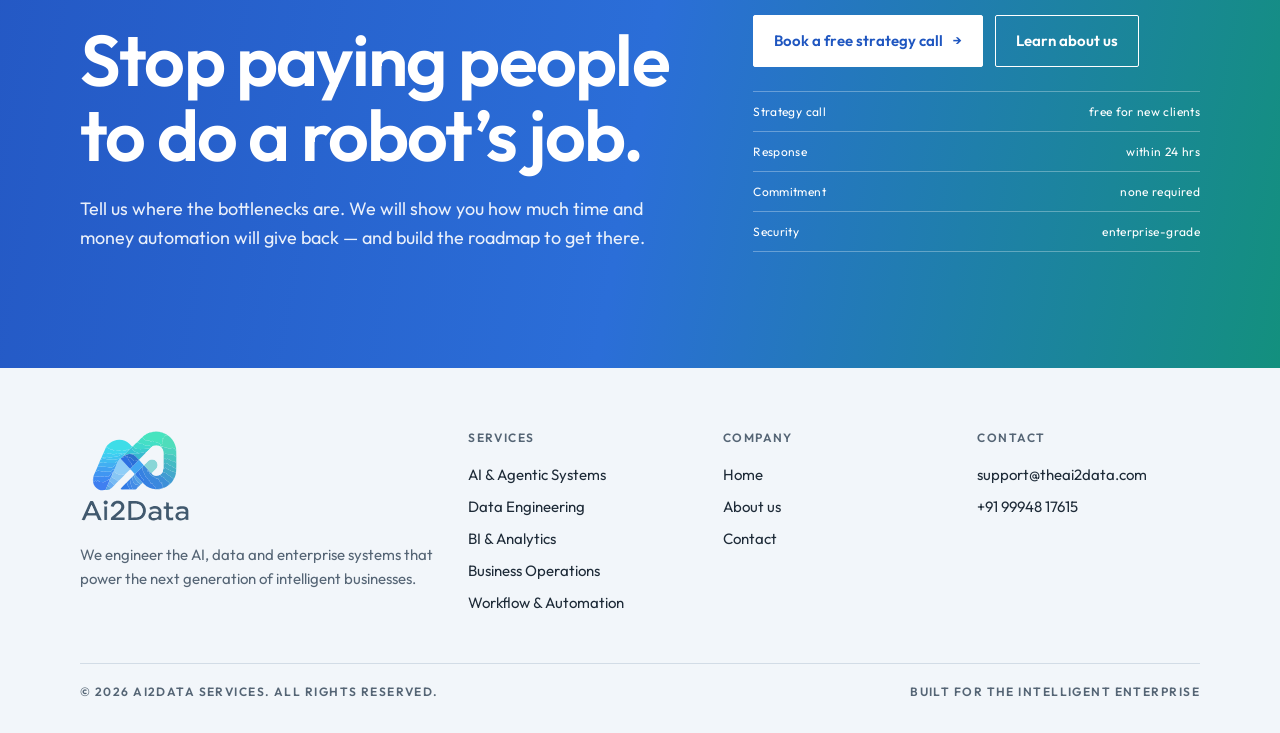
<file: workflow-automation.html>
<!DOCTYPE html>
<html lang="en">
<head>
  <meta charset="UTF-8"/>
  <meta name="viewport" content="width=device-width, initial-scale=1.0"/>
  <title>Workflow Automation, RPA &amp; iPaaS | Ai2Data</title>
  <meta name="description" content="RPA, intelligent document processing, AI-powered routing and end-to-end workflow automation that removes manual busywork — from Ai2Data Services."/>
  <link rel="canonical" href="https://www.theai2data.com/workflow-automation.html"/>
  <meta name="robots" content="index, follow, max-image-preview:large, max-snippet:-1"/>
  <meta name="theme-color" content="#2B6ED8"/>

  <!-- Icons -->
  <link rel="icon" href="images/ai2data-mark.svg" type="image/svg+xml"/>
  <link rel="apple-touch-icon" href="images/apple-touch-icon.png"/>

  <!-- Open Graph / social -->
  <meta property="og:type" content="website"/>
  <meta property="og:site_name" content="Ai2Data Services"/>
  <meta property="og:locale" content="en_US"/>
  <meta property="og:title" content="Workflow Automation, RPA &amp; iPaaS | Ai2Data"/>
  <meta property="og:description" content="RPA, intelligent document processing, AI-powered routing and end-to-end workflow automation that removes manual busywork — from Ai2Data Services."/>
  <meta property="og:url" content="https://www.theai2data.com/workflow-automation.html"/>
  <meta property="og:image" content="https://www.theai2data.com/images/og-image.png"/>
  <meta property="og:image:width" content="1200"/>
  <meta property="og:image:height" content="630"/>
  <meta property="og:image:alt" content="Ai2Data Services — We engineer the intelligence layer your business runs on."/>
  <meta name="twitter:card" content="summary_large_image"/>
  <meta name="twitter:title" content="Workflow Automation, RPA &amp; iPaaS | Ai2Data"/>
  <meta name="twitter:description" content="RPA, intelligent document processing, AI-powered routing and end-to-end workflow automation that removes manual busywork — from Ai2Data Services."/>
  <meta name="twitter:image" content="https://www.theai2data.com/images/og-image.png"/>

  <!-- Structured data -->
  <script type="application/ld+json">
{
 "@context": "https://schema.org",
 "@graph": [
  {
   "@type": "Organization",
   "@id": "https://www.theai2data.com/#organization",
   "name": "Ai2Data Services",
   "alternateName": "Ai2Data",
   "url": "https://www.theai2data.com/",
   "logo": {
    "@type": "ImageObject",
    "url": "https://www.theai2data.com/images/logo-512.png",
    "width": 512,
    "height": 512
   },
   "image": "https://www.theai2data.com/images/og-image.png",
   "foundingDate": "2020",
   "email": "support@theai2data.com",
   "telephone": "+91-99948-17615",
   "description": "Ai2Data Services designs and implements AI-powered ecosystems — AI agents, modern data platforms, BI and enterprise systems — as one unified stack, from strategy to production.",
   "knowsAbout": [
    "Artificial intelligence",
    "AI agents",
    "Large language models",
    "Retrieval-augmented generation",
    "Knowledge graphs",
    "Data engineering",
    "Data lakehouse",
    "Business intelligence",
    "Predictive analytics",
    "ERP",
    "CRM",
    "Robotic process automation",
    "Workflow automation",
    "Data governance"
   ],
   "contactPoint": [
    {
     "@type": "ContactPoint",
     "contactType": "sales",
     "email": "support@theai2data.com",
     "telephone": "+91-99948-17615",
     "availableLanguage": [
      "English"
     ]
    }
   ],
   "makesOffer": {
    "@type": "Offer",
    "name": "Free 60-minute AI strategy call for new clients",
    "price": "0",
    "description": "New clients get their first 60-minute AI strategy call free, with no commitment.",
    "url": "https://www.theai2data.com/contact.html"
   }
  },
  {
   "@type": "WebPage",
   "@id": "https://www.theai2data.com/workflow-automation.html#webpage",
   "url": "https://www.theai2data.com/workflow-automation.html",
   "name": "Workflow Automation, RPA & iPaaS | Ai2Data",
   "description": "RPA, intelligent document processing, AI-powered routing and end-to-end workflow automation that removes manual busywork — from Ai2Data Services.",
   "isPartOf": {
    "@id": "https://www.theai2data.com/#website"
   },
   "about": {
    "@id": "https://www.theai2data.com/#organization"
   },
   "inLanguage": "en",
   "primaryImageOfPage": "https://www.theai2data.com/images/og-image.png"
  },
  {
   "@type": "Service",
   "@id": "https://www.theai2data.com/workflow-automation.html#service",
   "name": "Workflow & Automation",
   "serviceType": "Workflow & Automation",
   "description": "Robotic process automation, workflow orchestration, ITSM automation, API integration and iPaaS, and intelligent document processing.",
   "url": "https://www.theai2data.com/workflow-automation.html",
   "provider": {
    "@id": "https://www.theai2data.com/#organization"
   }
  },
  {
   "@type": "BreadcrumbList",
   "itemListElement": [
    {
     "@type": "ListItem",
     "position": 1,
     "name": "Home",
     "item": "https://www.theai2data.com/"
    },
    {
     "@type": "ListItem",
     "position": 2,
     "name": "Workflow & Automation",
     "item": "https://www.theai2data.com/workflow-automation.html"
    }
   ]
  }
 ]
}
  </script>

  <link rel="preconnect" href="https://fonts.googleapis.com"/>
  <link rel="preconnect" href="https://fonts.gstatic.com" crossorigin/>
  <link rel="stylesheet" href="https://fonts.googleapis.com/css2?family=Outfit:wght@300..700&amp;display=swap"/>
  <link rel="stylesheet" href="css/site.css?v=12"/>
</head>
<body>
<div class="promo" id="promo" role="region" aria-label="Offer">
  <p><a href="contact.html?offer=free-call#contact-form-section"><b>Schedule a free AI adoption consultation</b> <span aria-hidden="true">→</span></a></p>
  <button class="promo-x" type="button" aria-label="Dismiss offer">×</button>
</div>

<header class="site-head">
  <div class="wrap head-row">
    <a class="brand" href="index.html" aria-label="Ai2Data Services home"><svg class="logo" role="img" aria-label="Ai2Data Services"><use href="images/ai2data-logo.svg#ai2data-logo"/></svg></a>
    <button class="menu-toggle" id="menu-toggle" type="button" aria-expanded="false" aria-controls="site-nav">Menu</button>
    <nav class="nav" id="site-nav" aria-label="Main navigation">
      <a href="ai-services.html">AI &amp; Agentic Systems</a>
      <div class="dd">
        <button type="button" aria-haspopup="true">Data</button>
        <div class="dd-menu">
          <a href="data-engineering.html">Data Engineering<span>pipelines · lakehouse · governance</span></a>
          <a href="bi-analytics.html">BI &amp; Analytics<span>dashboards · KPIs · predictive</span></a>
        </div>
      </div>
      <div class="dd">
        <button type="button" aria-haspopup="true" class="is-active">Operations</button>
        <div class="dd-menu">
          <a href="business-operations.html">Business Operations<span>CRM · ERP · ITSM</span></a>
          <a href="workflow-automation.html" aria-current="page">Workflow &amp; Automation<span>RPA · orchestration</span></a>
        </div>
      </div>
      <a href="about.html">About</a>
      <a href="contact.html">Contact</a>
      <a class="btn btn-primary" href="contact.html">Talk to an expert <span class="arr">→</span></a>
    </nav>
  </div>
</header>
<main>

  <div class="page-hero">
    <div class="wrap page-hero-grid">
      <div class="hero-copy">
        <nav class="crumbs label" aria-label="Breadcrumb"><a href="index.html">Home</a><span aria-hidden="true">/</span><span>Workflow &amp; Automation</span></nav>
        <h1 class="display">Kill the busywork. Keep the brainwork.</h1>
        <p class="lead">Every hour your team spends on manual handoffs, copy-paste processes and status-chasing is an hour lost to real work. We build intelligent automation that eliminates the grind and lets your people do what they were hired for.</p>
        <div class="hero-actions">
          <a class="btn btn-primary" href="contact.html">Reclaim your lost hours <span class="arr">→</span></a>
          <a class="btn btn-ghost" href="index.html#services">View all services</a>
        </div>
      </div>
      <aside class="spec" aria-label="Workflow &amp; Automation at a glance">
        <div class="spec-row"><span class="label">Workflow &amp; Automation</span></div>
        <div class="spec-row metric-pair" style="padding:0"><div class="metric"><strong>70%</strong><span>manual effort wiped out</span></div><div class="metric"><strong>3×</strong><span>faster process cycles</span></div></div>
        <div class="spec-row"><span class="label">Focus</span><div class="tags"><span class="tag">RPA</span><span class="tag">iPaaS</span><span class="tag">BPM</span><span class="tag">ITSM</span><span class="tag">AI automation</span><span class="tag">Orchestration</span></div></div>
        <div class="spec-row"><span class="label">Where it fits in your stack</span><div class="layers-hit"><span class="on">Data &amp; infra</span><span class="on">Intelligence</span><span class="on">Applications</span><span>Governance</span></div></div>
      </aside>
    </div>
  </div>

  <section id="capabilities">
    <div class="wrap">
      <div class="sec-head">
        <span class="label">Automation capabilities</span>
        <h2 class="display">Six ways we make manual work disappear.</h2>
        <p class="lead">RPA bots, AI-powered routing, intelligent document processing and deep API integrations — combined into workflows that run themselves.</p>
      </div>
      <ul class="ruled caps">
        <li><h3>Business process automation</h3><p>We take apart repetitive workflows in finance, HR, ops and customer service — then rebuild them as zero-touch processes that run faster and cheaper.</p></li>
        <li><h3>Robotic process automation</h3><span class="plat">UiPath · Automation Anywhere · Power Automate</span><p>Software bots that take over high-volume, rule-based work — data entry, reconciliation, report generation — around the clock and without errors.</p></li>
        <li><h3>Workflow orchestration</h3><p>AI-powered routing engines that move tasks, approvals and data between systems automatically — no nudges, no follow-up emails, no “just checking in”.</p></li>
        <li><h3>ITSM &amp; IT automation</h3><p>Incidents triaged, changes tracked, service requests fulfilled — automatically. Self-healing workflows that resolve issues before anyone files a ticket.</p></li>
        <li><h3>API integration &amp; iPaaS</h3><span class="plat">MuleSoft · Boomi · Zapier</span><p>Your systems already have the data — they just can’t talk to each other. REST APIs, webhooks and iPaaS so information flows once and never gets re-keyed.</p></li>
        <li><h3>Intelligent document processing</h3><p>Invoices, contracts, forms and receipts — ingested, extracted, classified and routed in seconds by AI-powered OCR and document understanding.</p></li>
      </ul>
    </div>
  </section>

  <section id="process" class="services">
    <div class="wrap">
      <div class="sec-head">
        <span class="label">How we work</span>
        <h2 class="display">From bottleneck to breakthrough in four moves.</h2>
        <p class="lead">Automation built to hold up under pressure — not just on launch day.</p>
      </div>
      <ol class="phases">
        <li class="phase"><span class="n">STEP 01</span><h3>Find the time drains</h3><p>We map every workflow, surface hidden manual steps and use process mining to pinpoint where hours are lost — plus the ROI you will recapture.</p></li>
        <li class="phase"><span class="n">STEP 02</span><h3>Architect the fix</h3><p>We design the automation end to end — exception handling, monitoring, escalation paths — so nothing falls through the cracks when bots take over.</p></li>
        <li class="phase"><span class="n">STEP 03</span><h3>Build &amp; stress-test</h3><p>Scripts, bots and workflows get built and tested against every edge case we can find, because automation that breaks under pressure just creates new busywork.</p></li>
        <li class="phase"><span class="n">STEP 04</span><h3>Launch &amp; keep watch</h3><p>Go live with real-time dashboards, smart alerting and a bot-ops framework that keeps everything running reliably.</p></li>
      </ol>
    </div>
  </section>

  <section id="stack">
    <div class="wrap split">
      <div class="split-head">
        <span class="label">Technology</span>
        <h2 class="display">The tools behind the automation.</h2>
        <p class="lead">Chosen per process — from enterprise RPA to lightweight cloud-native workflows.</p>
      </div>
      <dl class="kv"><div><dt>RPA engines</dt><dd>UiPath, Automation Anywhere, Power Automate</dd></div><div><dt>Integration platforms</dt><dd>MuleSoft, Boomi, Zapier, Make</dd></div><div><dt>ITSM &amp; service ops</dt><dd>ServiceNow, Jira Service Management</dd></div><div><dt>Pipeline orchestration</dt><dd>Apache Airflow, Prefect, Dagster</dd></div><div><dt>Low-code automation</dt><dd>Microsoft Power Platform</dd></div><div><dt>BPM &amp; decision engines</dt><dd>Camunda, Appian</dd></div><div><dt>Custom glue</dt><dd>Python, REST APIs, webhooks</dd></div><div><dt>Cloud-native workflows</dt><dd>Azure Logic Apps, AWS Step Functions</dd></div></dl>
    </div>
  </section>

  <section class="cta" id="contact">
    <div class="wrap cta-grid">
      <div style="display:grid;gap:22px">
        <span class="label">Get started</span>
        <h2 class="display">Stop paying people to do a robot’s job.</h2>
        <p>Tell us where the bottlenecks are. We will show you how much time and money automation will give back — and build the roadmap to get there.</p>
      </div>
      <div class="cta-side">
        <div class="hero-actions">
          <a class="btn btn-primary" href="contact.html">Book a free strategy call <span class="arr">→</span></a>
          <a class="btn btn-ghost" href="about.html">Learn about us</a>
        </div>
        <ul class="assure">
          <li><span>Strategy call</span><span>free for new clients</span></li>
          <li><span>Response</span><span>within 24 hrs</span></li>
          <li><span>Commitment</span><span>none required</span></li>
          <li><span>Security</span><span>enterprise-grade</span></li>
        </ul>
      </div>
    </div>
  </section>
</main>

<footer class="foot">
  <div class="wrap">
    <div class="foot-grid">
      <div>
        <a class="brand" href="index.html" aria-label="Ai2Data Services home"><svg class="logo" role="img" aria-label="Ai2Data Services"><use href="images/ai2data-logo.svg#ai2data-logo"/></svg></a>
        <p>We engineer the AI, data and enterprise systems that power the next generation of intelligent businesses.</p>
      </div>
      <div>
        <span class="label">Services</span>
        <ul>
          <li><a href="ai-services.html">AI &amp; Agentic Systems</a></li>
          <li><a href="data-engineering.html">Data Engineering</a></li>
          <li><a href="bi-analytics.html">BI &amp; Analytics</a></li>
          <li><a href="business-operations.html">Business Operations</a></li>
          <li><a href="workflow-automation.html">Workflow &amp; Automation</a></li>
        </ul>
      </div>
      <div>
        <span class="label">Company</span>
        <ul>
          <li><a href="index.html">Home</a></li>
          <li><a href="about.html">About us</a></li>
          <li><a href="contact.html">Contact</a></li>
        </ul>
      </div>
      <div>
        <span class="label">Contact</span>
        <ul>
          <li><a href="mailto:support@theai2data.com">support@theai2data.com</a></li>
          <li><a href="tel:+919994817615">+91 99948 17615</a></li>
        </ul>
      </div>
    </div>
    <div class="foot-base">
      <span class="label">© 2026 Ai2Data Services. All rights reserved.</span>
      <span class="label">Built for the intelligent enterprise</span>
    </div>
  </div>
</footer>
<script src="js/site.js?v=12" defer></script>
</body>
</html>
</file>
<file: css/site.css>
/* ============================================
   AI2DATA — SITE STYLES
   Shared by every page. (css/styles.css is the previous design and is no longer linked.)
   ============================================ */
:root{
  /* palette taken from the Ai2Data logo: blue → teal gradient, slate wordmark */
  --ground:#F2F6FA;
  --surface:#FBFCFE;
  --sunk:#E6EDF4;
  --ink:#1E2B38;
  --muted:#556575;
  --rule:#D2DCE6;
  --rule-strong:#A6B6C6;
  --accent:#2B6ED8;
  --accent-ink:#FFFFFF;
  --accent-soft:#DDE9FA;
  --teal:#19B39A;
  --teal-deep:#0F8C7A;
  --signal:#19B39A;
  --brand-grad:linear-gradient(100deg, #2B6ED8 0%, #2F86D6 45%, #19B39A 100%);
  --grid:rgba(43,110,216,.055);
  --logo-ink:#2E3E4E;
  --logo-ink-2:#41596E;
  --logo-knock:var(--ground);
  --plate:transparent;
  --ok:#1D6B43;
  --err:#A8322A;

  --f-display:"Outfit", "Helvetica Neue", Arial, sans-serif;
  --f-body:"Outfit", "Helvetica Neue", Arial, sans-serif;
  --f-mono:"Outfit", "Helvetica Neue", Arial, sans-serif;

  --gutter:clamp(16px, 4vw, 40px);
  --max:1200px;
}
@media (prefers-color-scheme: dark){
  :root:not([data-theme="light"]){
    --ground:#0B131C; --surface:#111B26; --sunk:#16222F; --ink:#E6EEF6; --muted:#93A5B6;
    --rule:#223242; --rule-strong:#3A5066; --accent:#5AA2F0; --accent-ink:#0B131C;
    --accent-soft:#15304F; --teal:#3FD6BD; --teal-deep:#2FBFA7; --signal:#3FD6BD; --brand-grad:linear-gradient(100deg, #4B95EC 0%, #3FA9E0 45%, #3FD6BD 100%); --grid:rgba(90,162,240,.05); --logo-ink:#DCE3E9; --logo-ink-2:#A3B1BD; --plate:#EEF3F8; --ok:#6CCB97; --err:#FF8B7E;
  }
}
:root[data-theme="dark"]{
  --ground:#0B131C; --surface:#111B26; --sunk:#16222F; --ink:#E6EEF6; --muted:#93A5B6;
  --rule:#223242; --rule-strong:#3A5066; --accent:#5AA2F0; --accent-ink:#0B131C;
  --accent-soft:#15304F; --teal:#3FD6BD; --teal-deep:#2FBFA7; --signal:#3FD6BD; --brand-grad:linear-gradient(100deg, #4B95EC 0%, #3FA9E0 45%, #3FD6BD 100%); --grid:rgba(90,162,240,.05); --logo-ink:#DCE3E9; --logo-ink-2:#A3B1BD; --plate:#EEF3F8; --ok:#6CCB97; --err:#FF8B7E;
}

*{box-sizing:border-box}
html{scroll-behavior:smooth; scroll-padding-top:72px}
@media (prefers-reduced-motion: reduce){ html{scroll-behavior:auto} }
body{
  margin:0; background:var(--ground); color:var(--ink);
  font-family:var(--f-body); font-size:16px; line-height:1.6;
  -webkit-font-smoothing:antialiased;
}
a{color:inherit}
:focus-visible{outline:2px solid var(--accent); outline-offset:3px}
.wrap{max-width:var(--max); margin-inline:auto; padding-inline:var(--gutter)}

/* type */
.label{
  font-family:var(--f-mono); font-size:12px; font-weight:600; letter-spacing:.12em;
  text-transform:uppercase; color:var(--muted);
}
.display{
  font-family:var(--f-display);
  font-weight:600; letter-spacing:-.025em; line-height:1.05; margin:0; text-wrap:balance;
}
h2.display{font-size:clamp(34px, 4.4vw, 54px)}
h3.display{font-size:clamp(28px, 3vw, 38px); line-height:1.08}
.lead{font-size:19px; line-height:1.55; color:var(--muted); max-width:58ch; margin:0}

/* buttons */
.btn{
  display:inline-flex; align-items:center; gap:10px; text-decoration:none;
  font-family:var(--f-body); font-weight:600; font-size:15px;
  padding:13px 20px; border:1px solid var(--ink); border-radius:2px;
  transition:background .15s, color .15s, border-color .15s;
}
.btn-primary{background:var(--accent); border-color:var(--accent); color:var(--accent-ink)}
.btn-primary:hover{background:var(--ink); border-color:var(--ink); color:var(--ground)}
.btn-ghost{background:transparent; color:var(--ink)}
.btn-ghost:hover{background:var(--ink); color:var(--ground)}
.btn .arr{font-family:var(--f-mono); font-size:13px; transition:transform .15s}
.btn:hover .arr{transform:translateX(3px)}

/* header */
.site-head{
  position:sticky; top:0; z-index:20; background:color-mix(in srgb, var(--ground) 88%, transparent);
  backdrop-filter:blur(10px); -webkit-backdrop-filter:blur(10px); border-bottom:1px solid var(--rule);
}
.head-row{display:flex; align-items:center; justify-content:space-between; gap:24px; min-height:64px}
.brand{display:inline-flex; align-items:center; text-decoration:none; padding-block:6px}
.logo{display:block; height:56px; width:67px}
.foot .logo{height:92px; width:110px}
.nav{display:flex; align-items:center; gap:4px}
.nav > a, .nav .dd > button{
  font:500 14px/1 var(--f-body); color:var(--ink); background:none; border:0; cursor:pointer;
  padding:10px 12px; text-decoration:none; border-radius:2px;
}
.nav > a:hover, .nav .dd > button:hover{background:var(--sunk)}
.dd{position:relative}
.dd > button::after{content:"▾"; font-size:10px; margin-left:6px; color:var(--muted)}
.dd-menu{
  position:absolute; top:calc(100% + 6px); left:0; min-width:220px; background:var(--surface);
  border:1px solid var(--rule-strong); padding:6px; display:none;
}
.dd:hover .dd-menu, .dd:focus-within .dd-menu{display:grid}
.dd-menu a{padding:10px 12px; text-decoration:none; font-size:14px}
.dd-menu a:hover{background:var(--sunk)}
.dd-menu a span{display:block; font-family:var(--f-mono); font-size:10px; color:var(--muted); letter-spacing:.04em; margin-top:2px}
.nav .btn{margin-left:10px; padding:10px 16px; font-size:14px}
.menu-toggle{display:none; background:none; border:1px solid var(--rule-strong); color:var(--ink);
  font:500 12px var(--f-mono); padding:8px 12px; border-radius:2px; cursor:pointer}
@media (max-width: 900px){
  .menu-toggle{display:inline-block}
  .nav{display:none; position:absolute; left:0; right:0; top:100%; background:var(--surface);
    border-bottom:1px solid var(--rule); flex-direction:column; align-items:stretch; padding:8px var(--gutter) 16px}
  .nav.open{display:flex}
  .dd-menu{position:static; display:grid; border:0; padding:0 0 0 12px; background:transparent}
  .dd > button::after{content:""}
  .dd > button{color:var(--muted); font-family:var(--f-mono); font-size:11px; text-transform:uppercase; letter-spacing:.08em; cursor:default}
  .nav .btn{margin:8px 0 0; justify-content:center}
}

/* hero */
.hero{
  border-bottom:1px solid var(--rule);
  background-image:linear-gradient(var(--grid) 1px, transparent 1px), linear-gradient(90deg, var(--grid) 1px, transparent 1px);
  background-size:24px 24px;
}
.hero-grid{display:grid; grid-template-columns:minmax(0,1fr) minmax(0,1.05fr); gap:clamp(32px,5vw,64px); align-items:center; padding-block:clamp(48px,7vw,96px)}
.hero h1{font-size:clamp(44px, 6vw, 80px); line-height:1.02}
.hero h1 em{font-style:normal; color:var(--accent); background:var(--brand-grad); -webkit-background-clip:text; background-clip:text; -webkit-text-fill-color:transparent}
.hero-copy{display:grid; gap:28px; align-content:start}
.eyebrow{display:flex; flex-wrap:wrap; gap:8px}
.eyebrow span{border:1px solid var(--rule-strong); padding:5px 9px}
.hero-actions{display:flex; flex-wrap:wrap; gap:12px}

.schematic{background:var(--surface); border:1px solid var(--rule-strong)}
.schem-bar{display:flex; justify-content:space-between; align-items:center; gap:12px; padding:10px 14px; border-bottom:1px solid var(--rule)}
.live{display:inline-flex; align-items:center; gap:8px}
.live i{width:7px; height:7px; border-radius:50%; background:var(--signal); box-shadow:0 0 0 3px color-mix(in srgb, var(--signal) 25%, transparent)}
.schematic svg{display:block; width:100%; height:auto}
.schem-foot{display:grid; grid-template-columns:repeat(3, minmax(0,1fr)); border-top:1px solid var(--rule)}
.schem-foot div{padding:10px 14px; display:grid; gap:2px}
.schem-foot div + div{border-left:1px solid var(--rule)}
.schem-foot strong{font-family:var(--f-mono); font-weight:500; font-size:14px; font-variant-numeric:tabular-nums}

svg .node{fill:var(--surface); stroke:var(--rule-strong); stroke-width:1}
svg .node-strong{fill:var(--ink)}
svg .band{fill:var(--accent)}
svg .t{font-family:var(--f-body); font-size:12px; font-weight:600; fill:var(--ink)}
svg .tm{font-family:var(--f-mono); font-size:8.5px; fill:var(--muted); letter-spacing:.04em}
svg .t-inv{font-family:var(--f-body); font-size:12px; font-weight:600; fill:var(--ground)}
svg .tm-inv{font-family:var(--f-mono); font-size:8.5px; fill:var(--ground); opacity:.7; letter-spacing:.04em}
svg .t-acc{font-family:var(--f-mono); font-size:9px; fill:var(--accent-ink); letter-spacing:.18em}
svg .wire{fill:none; stroke:var(--rule-strong); stroke-width:1.2}
svg .tier{fill:var(--sunk)}
svg .pkt{fill:var(--accent)}
svg .pkt-s{fill:var(--signal)}
@media (prefers-reduced-motion: reduce){ svg .pkt, svg .pkt-s{display:none} }

.ledger{display:grid; grid-template-columns:repeat(5, minmax(0,1fr)); border-top:1px solid var(--rule)}
.ledger div{padding:22px 0 26px; display:grid; gap:4px}
.ledger div + div{border-left:1px solid var(--rule); padding-left:24px}
.ledger strong{font-family:var(--f-display); font-size:40px; font-weight:600; line-height:1; font-variant-numeric:tabular-nums}

@media (max-width: 960px){
  .hero-grid{grid-template-columns:1fr}
}
@media (max-width: 640px){
  .ledger{grid-template-columns:repeat(2, minmax(0,1fr))}
  .ledger div:nth-child(3), .ledger div:nth-child(5){border-left:0; padding-left:0}
  .ledger div:nth-child(5){grid-column:1 / -1}
  .ledger div:nth-child(n+3){border-top:1px solid var(--rule)}
  .schem-foot{grid-template-columns:1fr}
  .schem-foot div + div{border-left:0; border-top:1px solid var(--rule)}
}

/* sections */
section{padding-block:clamp(64px, 9vw, 120px)}
.sec-head{display:grid; grid-template-columns:minmax(0,1fr) minmax(0,1fr); gap:24px 64px; align-items:end; margin-bottom:48px}
.sec-head .label{grid-column:1 / -1}
@media (max-width: 800px){ .sec-head{grid-template-columns:1fr} }

/* stack */
.stack{display:grid; grid-template-columns:minmax(0,1fr) 170px; gap:10px}
.layers{display:grid; gap:10px}
.layer{display:grid; grid-template-columns:150px minmax(0,1fr); background:var(--surface); border:1px solid var(--rule-strong)}
.layer-id{padding:18px; border-right:1px solid var(--rule); display:grid; gap:6px; align-content:start}
.layer-id .code{font-family:var(--f-mono); font-size:22px; font-weight:500; color:var(--accent)}
.layer-id .name{font-weight:600; font-size:15px; line-height:1.25}
.layer ul, .spine ul{list-style:none; margin:0; padding:0}
.layer ul{padding:18px; display:flex; flex-wrap:wrap; gap:8px; align-content:center}
.chip{font-size:14px; border:1px solid var(--rule); background:var(--ground); padding:6px 10px}
.spine{background:var(--ink); color:var(--ground); padding:18px; display:grid; align-content:space-between; gap:18px}
.spine .label{color:var(--ground); opacity:.7}
.spine h3{margin:0; font-family:var(--f-display); font-size:22px; line-height:1; font-weight:600}
.spine ul{display:grid; gap:8px; font-size:14px}
.spine li{border-top:1px solid color-mix(in srgb, var(--ground) 20%, transparent); padding-top:8px}
.stack-note{margin-top:14px; display:flex; justify-content:space-between; gap:16px; flex-wrap:wrap}
@media (max-width: 800px){
  .stack{grid-template-columns:1fr}
  .spine{order:-1}
  .layer{grid-template-columns:1fr}
  .layer-id{border-right:0; border-bottom:1px solid var(--rule); grid-template-columns:auto 1fr; align-items:baseline; gap:12px}
}

/* services */
.services{background:var(--surface); border-block:1px solid var(--rule)}
.svc-index{display:grid; grid-template-columns:repeat(5, minmax(0,1fr)); border:1px solid var(--rule-strong); margin-bottom:24px}
.svc-index a{text-decoration:none; padding:14px 16px; display:grid; gap:6px; transition:background .15s}
.svc-index a + a{border-left:1px solid var(--rule)}
.svc-index a:hover{background:var(--accent-soft)}
.svc-index b{font-family:var(--f-display); font-size:26px; line-height:1; font-weight:600}
.svc-index span:last-child{font-size:14px; font-weight:600; line-height:1.25}
@media (max-width: 900px){
  .svc-index{grid-template-columns:1fr 1fr}
  .svc-index a + a{border-left:0}
  .svc-index a{border-top:1px solid var(--rule)}
  .svc-index a:nth-child(-n+2){border-top:0}
  .svc-index a:nth-child(even){border-left:1px solid var(--rule)}
}

.svc{display:grid; grid-template-columns:minmax(0,1.15fr) minmax(0,1fr); gap:clamp(32px,5vw,72px); padding-block:64px; border-top:1px solid var(--rule); scroll-margin-top:72px}
.svc:first-of-type{border-top:0}
.svc-main{display:grid; gap:22px; align-content:start}
.svc-main p{margin:0; color:var(--muted); max-width:60ch}
.deliver{list-style:none; margin:0; padding:0; display:grid; border-top:1px solid var(--rule)}
.deliver li{padding:11px 0; border-bottom:1px solid var(--rule); display:grid; grid-template-columns:28px 1fr; gap:8px}
.deliver li::before{content:"→"; font-family:var(--f-mono); font-size:13px; color:var(--accent); padding-top:2px}
.deliver small{color:var(--muted); font-size:14px}
.link-more{font-weight:600; text-decoration:none; border-bottom:1px solid var(--accent); padding-bottom:2px; justify-self:start; color:var(--ink)}
.link-more:hover{color:var(--accent)}

.spec{border:1px solid var(--rule-strong); background:var(--ground); align-self:start}
.spec-row{padding:18px 20px; border-top:1px solid var(--rule); display:grid; gap:10px}
.spec-row:first-child{border-top:0}
.metric{display:grid; gap:6px}
.metric strong{font-family:var(--f-display); font-size:clamp(56px,6.5vw,80px); font-weight:700; line-height:.95; color:var(--accent); letter-spacing:-.03em}
.metric span{font-size:15px}
.tags{display:flex; flex-wrap:wrap; gap:6px}
.tag{font-family:var(--f-mono); font-size:11px; padding:5px 8px; border:1px solid var(--rule); background:var(--surface);}
.layers-hit{display:grid; grid-template-columns:repeat(2, minmax(0,1fr)); gap:4px}
.layers-hit span{font-family:var(--f-mono); font-size:10px; padding:7px 8px; text-align:left; border:1px solid var(--rule); color:var(--muted);}
.layers-hit span.on{background:var(--ink); color:var(--ground); border-color:var(--ink)}
@media (max-width: 860px){ .svc{grid-template-columns:1fr; padding-block:48px} }

/* cta */
.cta{background:var(--accent); background-image:linear-gradient(100deg, #2458C4 0%, #2B6ED8 50%, #13907E 100%); color:#FFFFFF}
.cta-grid{display:grid; grid-template-columns:minmax(0,1.4fr) minmax(0,1fr); gap:48px; align-items:end}
.cta h2{font-size:clamp(40px, 5.6vw, 72px)}
.cta p{margin:0; font-size:18px; max-width:48ch; opacity:.9}
.cta .label{color:#FFFFFF; opacity:.8}
.cta-side{display:grid; gap:24px}
.cta .btn-primary{background:#FFFFFF; color:#1F56C0; border-color:#FFFFFF}
.cta .btn-primary:hover{background:transparent; color:#FFFFFF}
.cta .btn-ghost{border-color:#FFFFFF; color:#FFFFFF}
.cta .btn-ghost:hover{background:#FFFFFF; color:#1F56C0}
.assure{list-style:none; margin:0; padding:0; display:grid; border-top:1px solid rgba(255,255,255,.3)}
.assure li{padding:10px 0; border-bottom:1px solid rgba(255,255,255,.3); font-family:var(--f-mono); font-size:12px; letter-spacing:.03em; display:flex; justify-content:space-between; gap:12px}
@media (max-width: 860px){ .cta-grid{grid-template-columns:1fr} }

/* footer */
.foot{padding-block:56px 32px}
.foot-grid{display:grid; grid-template-columns:minmax(0,1.6fr) repeat(3, minmax(0,1fr)); gap:32px}
.foot p{color:var(--muted); margin:14px 0 0; max-width:36ch; font-size:15px}
.foot ul{list-style:none; margin:14px 0 0; padding:0; display:grid; gap:8px; font-size:15px}
.foot ul a{text-decoration:none}
.foot ul a:hover{color:var(--accent)}
.foot-base{margin-top:48px; padding-top:18px; border-top:1px solid var(--rule); display:flex; justify-content:space-between; gap:16px; flex-wrap:wrap}
@media (max-width: 800px){ .foot-grid{grid-template-columns:1fr 1fr} .foot-grid > div:first-child{grid-column:1 / -1} }

/* client strip (homepage) */
.trusted{border-bottom:1px solid var(--rule); padding-block:22px}
.trusted .wrap{display:grid; grid-template-columns:auto minmax(0,1fr); align-items:center; gap:14px 36px}
.client-logos{list-style:none; margin:0; padding:0; display:grid; grid-template-columns:repeat(3, minmax(0,1fr)); gap:16px 32px}
.client-logos li{display:flex; align-items:center; gap:14px}
.client-logos li > span:last-child{display:grid; gap:4px}
.client-logos b{font-family:var(--f-display); font-size:17px; font-weight:600; line-height:1.1; text-wrap:balance}
@media (max-width: 1000px){ .trusted .wrap{grid-template-columns:1fr} }
@media (max-width: 760px){ .client-logos{grid-template-columns:1fr} }
/* logos are supplied on white, so the plate stays white in both themes */
.client-plate{display:grid; place-items:center; background:#FFFFFF; border:1px solid var(--rule); padding:6px; flex:none}
.client-plate img{display:block; height:52px; width:auto; max-width:100%}
.client-plate.lg{padding:12px}
.client-plate.lg img{height:112px}
/* stand-in until a client logo file is supplied */
.client-plate--mono{width:66px; height:66px; font-family:var(--f-display); font-weight:700; font-size:26px; letter-spacing:-.02em; color:#1E2B38}
.client-plate--mono.lg{width:138px; height:138px; font-size:52px}

/* process */
.phases{list-style:none; margin:0; padding:0; display:grid; grid-template-columns:repeat(4, minmax(0,1fr)); border-top:2px solid var(--ink)}
.phase{position:relative; padding:28px 28px 0 0; display:grid; gap:12px; align-content:start}
.phase::before{content:""; position:absolute; top:-7px; left:0; width:12px; height:12px; background:var(--ground); border:2px solid var(--accent)}
.phase:last-child::before{background:var(--accent)}
.phase .n{font-family:var(--f-mono); font-size:12px; color:var(--accent); letter-spacing:.06em}
.phase h3{margin:0; font-family:var(--f-display); font-weight:600; font-size:24px; line-height:1.1; text-wrap:balance}
.phase p{margin:0; color:var(--muted); font-size:15px}
@media (max-width: 860px){
  .phases{grid-template-columns:1fr; border-top:0; border-left:2px solid var(--ink); gap:36px}
  .phase{padding:0 0 0 28px}
  .phase::before{top:4px; left:-7px}
}

/* stories */
.stories{background:var(--ink); color:var(--ground)}
.stories .label{color:var(--ground); opacity:.65}
.stories .lead{color:var(--ground); opacity:.75}
.quotes{display:grid; grid-template-columns:repeat(3, minmax(0,1fr)); border-top:1px solid color-mix(in srgb, var(--ground) 22%, transparent)}
.quote{margin:0; padding:28px 28px 8px 0; display:grid; gap:20px; align-content:start}
.quote + .quote{padding-left:28px; border-left:1px solid color-mix(in srgb, var(--ground) 22%, transparent)}
.quote .stat{display:grid; gap:4px}
.quote .stat strong{font-family:var(--f-display); font-weight:700; font-size:52px; line-height:.9; color:var(--signal); letter-spacing:-.02em}
.quote blockquote{margin:0; font-size:17px; line-height:1.55}
.quote figcaption{display:grid; grid-template-columns:40px 1fr; gap:12px; align-items:center; font-size:14px}
.quote figcaption b{display:grid; place-items:center; width:40px; height:40px; border:1px solid color-mix(in srgb, var(--ground) 40%, transparent); font-family:var(--f-mono); font-size:12px; font-weight:500}
.quote figcaption span{opacity:.7; display:block}
@media (max-width: 900px){
  .quotes{grid-template-columns:1fr}
  .quote, .quote + .quote{padding:28px 0; border-left:0}
  .quote + .quote{border-top:1px solid color-mix(in srgb, var(--ground) 22%, transparent)}
}

/* industries + partners share a ruled grid */
.ruled{list-style:none; margin:0; padding:0; display:grid; border-top:1px solid var(--rule-strong); border-left:1px solid var(--rule-strong)}
.ruled > li{border-right:1px solid var(--rule-strong); border-bottom:1px solid var(--rule-strong); display:grid; align-content:start; transition:background .15s}
.ruled > li:hover{background:var(--surface)}
.industries{grid-template-columns:repeat(3, minmax(0,1fr))}
.industries li{padding:26px 24px 30px; gap:10px}
.industries h3{margin:0; font-family:var(--f-display); font-weight:600; font-size:22px; line-height:1.05}
.industries p{margin:0; color:var(--muted); font-size:15px; max-width:34ch}
.partners{grid-template-columns:repeat(6, minmax(0,1fr))}
.partners li{padding:20px 16px; gap:12px}
.plogo{height:48px; display:flex; align-items:center; background:var(--plate); padding:6px 10px; justify-self:start; max-width:100%}
.plogo img{display:block; height:30px; width:auto; max-width:112px; object-fit:contain; object-position:left center}
.partners b{font-weight:600; font-size:15px; line-height:1.2}
@media (max-width: 900px){ .industries{grid-template-columns:1fr 1fr} .partners{grid-template-columns:repeat(3, minmax(0,1fr))} }
@media (max-width: 560px){ .industries{grid-template-columns:1fr} .partners{grid-template-columns:repeat(2, minmax(0,1fr))} }

/* reference architecture labels */
svg .t-sm{font-family:var(--f-body); font-size:11px; font-weight:600; fill:var(--ink)}
svg .soft{fill:var(--accent-soft); stroke:var(--accent); stroke-width:1}
svg .bracket{fill:none; stroke:var(--rule-strong); stroke-width:1.2}


/* active nav */
.nav a[aria-current="page"], .dd > button.is-active{box-shadow:inset 0 -2px 0 var(--accent)}
.dd-menu a[aria-current="page"]{color:var(--accent)}

/* ---------- inner pages ---------- */
.page-hero{
  border-bottom:1px solid var(--rule);
  background-image:linear-gradient(var(--grid) 1px, transparent 1px), linear-gradient(90deg, var(--grid) 1px, transparent 1px);
  background-size:24px 24px;
}
.page-hero-grid{display:grid; grid-template-columns:minmax(0,1.3fr) minmax(0,.7fr); gap:clamp(32px,5vw,72px); align-items:end; padding-block:clamp(40px,6vw,88px)}
.page-hero h1{font-size:clamp(38px, 5vw, 66px); line-height:1.04}
.page-hero .hero-copy{gap:24px}
.crumbs{display:flex; flex-wrap:wrap; gap:8px; align-items:center}
.crumbs a{text-decoration:none}
.crumbs a:hover{color:var(--accent)}
.page-hero .spec{background:var(--surface)}
.metric-pair{display:grid; grid-template-columns:1fr 1fr}
.metric-pair .metric{padding:18px 20px}
.metric-pair .metric + .metric{border-left:1px solid var(--rule)}
.metric-pair .metric strong{font-size:clamp(46px,5vw,64px)}
.metric-pair .metric span{font-size:14px}
@media (max-width: 900px){ .page-hero-grid{grid-template-columns:1fr; align-items:start} }

.caps{grid-template-columns:repeat(3, minmax(0,1fr))}
.caps li{padding:28px 24px 32px; gap:12px}
.caps h3{margin:0; font-family:var(--f-display); font-weight:600; font-size:22px; line-height:1.05; text-wrap:balance}
.caps p{margin:0; color:var(--muted); font-size:15px}
.caps .plat{font-family:var(--f-mono); font-size:11px; color:var(--accent); letter-spacing:.02em;}
.caps a{color:inherit; text-decoration:none}
.caps a:hover h3{color:var(--accent)}
@media (max-width: 900px){ .caps{grid-template-columns:1fr 1fr} }
@media (max-width: 560px){ .caps{grid-template-columns:1fr} }

.split{display:grid; grid-template-columns:minmax(0,.9fr) minmax(0,1.1fr); gap:clamp(32px,5vw,80px); align-items:start}
.split-head{display:grid; gap:20px; align-content:start; position:sticky; top:96px}
@media (max-width: 860px){ .split{grid-template-columns:1fr} .split-head{position:static} }

.kv{margin:0; display:grid; border-top:1px solid var(--rule-strong)}
.kv div{display:grid; grid-template-columns:minmax(0,.75fr) minmax(0,1.25fr); gap:16px; padding:15px 0; border-bottom:1px solid var(--rule)}
.kv dt{font-family:var(--f-mono); font-size:11px; text-transform:uppercase; letter-spacing:.06em; color:var(--muted); padding-top:4px;}
.kv dd{margin:0; font-weight:500}
@media (max-width: 560px){ .kv div{grid-template-columns:1fr; gap:4px} }

.names{grid-template-columns:repeat(4, minmax(0,1fr))}
.names li{padding:22px 18px}
.names b{font-family:var(--f-display); font-size:19px; font-weight:600; line-height:1.05}
@media (max-width: 700px){ .names{grid-template-columns:repeat(2, minmax(0,1fr))} }

.prose{display:grid; gap:18px; font-size:18px; line-height:1.6; max-width:62ch}
.prose p{margin:0}
.diff li b{font-weight:600}
.diff li span{color:var(--muted)}

.clients{grid-template-columns:repeat(3, minmax(0,1fr))}
.clients > li{padding:28px; display:flex; flex-direction:column; align-items:flex-start; gap:20px}
.client-meta{display:grid; gap:8px}
.client-meta .full{color:var(--muted); font-size:15px}
.clients b{font-family:var(--f-display); font-size:clamp(22px,2.2vw,28px); line-height:1.05; text-wrap:balance; font-weight:600; line-height:.95}
@media (max-width: 900px){ .clients{grid-template-columns:1fr} .clients > li{flex-direction:row; align-items:center} }
@media (max-width: 460px){ .clients > li{flex-direction:column; align-items:flex-start} }

.values{grid-template-columns:repeat(2, minmax(0,1fr))}
.values li{padding:30px 28px 34px; gap:12px}
.values h3{margin:0; font-family:var(--f-display); font-weight:600; font-size:26px; line-height:1.1}
.values p{margin:0; color:var(--muted); max-width:46ch}
@media (max-width: 700px){ .values{grid-template-columns:1fr} }

.facts{margin:0; display:grid}
.facts div{display:flex; justify-content:space-between; align-items:baseline; gap:16px; padding:14px 20px; border-top:1px solid var(--rule)}
.facts div:first-child{border-top:0}
.facts dt{font-family:var(--f-mono); font-size:11px; text-transform:uppercase; letter-spacing:.06em; color:var(--muted)}
.facts dd{margin:0; font-family:var(--f-display); font-size:26px; font-weight:600; line-height:1; text-align:right}
.facts dd.small{font-family:var(--f-body); font-size:14px; font-weight:500}

/* contact */
.contact-grid{display:grid; grid-template-columns:minmax(0,.8fr) minmax(0,1.2fr); gap:clamp(32px,5vw,80px); align-items:start}
.contact-aside{display:grid; gap:40px}
.reach{display:grid; border-top:1px solid var(--rule-strong)}
.reach a{display:grid; gap:4px; padding:18px 0; border-bottom:1px solid var(--rule); text-decoration:none}
.reach strong{font-family:var(--f-display); font-size:24px; font-weight:600; line-height:1.1; overflow-wrap:anywhere}
.reach a:hover strong{color:var(--accent)}
.reach span{color:var(--muted); font-size:14px}
.steps{list-style:none; margin:0; padding:0; display:grid; gap:16px; counter-reset:step}
.steps li{display:grid; grid-template-columns:34px 1fr; gap:14px; counter-increment:step; align-items:start}
.steps li::before{content:counter(step); display:grid; place-items:center; width:34px; height:34px; border:1px solid var(--accent); color:var(--accent); font-family:var(--f-mono); font-size:13px}
.steps li span{padding-top:5px}
.form-panel{background:var(--surface); border:1px solid var(--rule-strong); padding:clamp(20px,3.2vw,40px)}
.form{display:grid; gap:18px}
.form-row{display:grid; grid-template-columns:1fr 1fr; gap:18px}
.field{display:grid; gap:6px}
.field label{font-weight:600; font-size:14px}
.field .req{color:var(--accent)}
.field input, .field select, .field textarea{
  font:inherit; font-size:16px; color:var(--ink); background:var(--ground);
  border:1px solid var(--rule-strong); border-radius:2px; padding:12px 14px; width:100%;
}
.field textarea{resize:vertical; min-height:140px}
.field input:focus, .field select:focus, .field textarea:focus{outline:2px solid var(--accent); outline-offset:-1px; border-color:var(--accent)}
.field input::placeholder, .field textarea::placeholder{color:var(--muted); opacity:.7}
.form-foot{display:flex; flex-wrap:wrap; gap:14px 20px; align-items:center; justify-content:space-between; padding-top:4px}
.form-status{font-size:14px; margin:0; min-height:1.4em}
.form-status.ok{color:var(--ok)}
.form-status.err{color:var(--err)}
.btn[disabled]{opacity:.65; cursor:progress}
.form-assure{display:flex; flex-wrap:wrap; gap:8px; margin-top:18px}
.form-assure span{border:1px solid var(--rule-strong); padding:5px 9px}
@media (max-width: 860px){ .contact-grid{grid-template-columns:1fr} }
@media (max-width: 560px){ .form-row{grid-template-columns:1fr} }

/* compact service list (homepage) */
.svc-rows{list-style:none; margin:0; padding:0; border-top:1px solid var(--rule-strong)}
.svc-rows li{border-bottom:1px solid var(--rule-strong)}
.svc-row{display:grid; grid-template-columns:minmax(0,1.5fr) minmax(0,.8fr) minmax(0,1fr) auto; gap:20px 32px; align-items:center; padding:26px 16px; text-decoration:none; color:inherit; transition:background .15s}
.svc-row:hover{background:var(--ground)}
.svc-row-main{display:grid; gap:6px}
.svc-row-main b{font-family:var(--f-display); font-size:clamp(24px,2.4vw,32px); font-weight:600; line-height:1; transition:color .15s}
.svc-row:hover .svc-row-main b{color:var(--accent)}
.svc-row-main .desc{color:var(--muted); font-size:15px; max-width:52ch}
.svc-row-metric{display:grid; gap:4px}
.svc-row-metric strong{font-family:var(--f-display); font-size:clamp(32px,3vw,42px); font-weight:700; line-height:.9; color:var(--accent); letter-spacing:-.02em}
.svc-row-metric span{font-size:13px; color:var(--muted)}
.svc-row-go{font-weight:600; font-size:14px; white-space:nowrap}
.svc-row-go .arr{font-family:var(--f-mono); display:inline-block; transition:transform .15s}
.svc-row:hover .svc-row-go .arr{transform:translateX(3px)}
@media (max-width: 960px){
  .svc-row{grid-template-columns:minmax(0,1fr) auto; padding:24px 4px}
  .svc-row-main{grid-column:1 / -1}
  .svc-row .tags{grid-column:1 / -1; order:3}
}

/* reference architecture — readable stacked version for phones */
.refarch-m{display:none; padding:16px; gap:10px}
.rm-stage{display:grid; gap:6px}
.rm-row{display:flex; flex-wrap:wrap; gap:6px}
.rm-chip{font-size:13px; line-height:1.3; padding:7px 10px; border:1px solid var(--rule-strong); background:var(--surface)}
.rm-chip.band{background:var(--accent); border-color:var(--accent); color:var(--accent-ink); font-family:var(--f-mono); font-size:11px; letter-spacing:.02em;}
.rm-tier{display:flex; justify-content:space-between; align-items:baseline; gap:12px; font-size:13px; line-height:1.3; padding:9px 12px; border:1px solid var(--rule-strong); background:var(--surface)}
.rm-tier .tm{font-family:var(--f-mono); font-size:10px; text-transform:uppercase; letter-spacing:.06em; color:var(--muted); flex:none}
.rm-tier.ink{background:var(--ink); border-color:var(--ink); color:var(--ground)}
.rm-tier.ink .tm{color:var(--ground); opacity:.7}
.rm-tier.soft{background:var(--accent-soft); border-color:var(--accent)}
.rm-tier.graph{border-color:var(--accent)}
.rm-flow{justify-self:center; font-family:var(--f-mono); color:var(--accent); line-height:1}
@media (max-width: 640px){
  .schematic svg{display:none}
  .refarch-m{display:grid}
}

/* FAQ (About page) */
.faq{display:grid; border-top:1px solid var(--rule-strong)}
.faq-item{border-bottom:1px solid var(--rule)}
.faq-item summary{cursor:pointer; list-style:none; display:flex; justify-content:space-between; align-items:center; gap:16px; padding:18px 0; font-family:var(--f-display); font-weight:600; font-size:19px; line-height:1.3}
.faq-item summary::-webkit-details-marker{display:none}
.faq-item summary::after{content:"+"; flex:none; width:28px; height:28px; display:grid; place-items:center; border:1px solid var(--rule-strong); border-radius:50%; color:var(--accent); font-weight:500; transition:transform .2s}
.faq-item[open] summary::after{transform:rotate(45deg)}
.faq-item summary:hover{color:var(--accent)}
.faq-item p{margin:0 0 18px; color:var(--muted); max-width:62ch}

/* free strategy call offer */
.promo{position:relative; background:var(--brand-grad); color:#FFFFFF; padding:9px 48px; text-align:center; font-size:14px; line-height:1.4}
.promo[hidden]{display:none}
.promo p{margin:0}
.promo b{font-weight:600}
.promo a{color:#FFFFFF; font-weight:600; text-underline-offset:3px; margin-left:4px; white-space:nowrap}
.promo a:hover{text-decoration-thickness:2px}
.promo-x{position:absolute; right:10px; top:50%; transform:translateY(-50%); width:30px; height:30px; border:0; border-radius:50%; background:transparent; color:#FFFFFF; font-size:20px; line-height:1; cursor:pointer}
.promo-x:hover{background:rgba(255,255,255,.18)}
.promo-x:focus-visible, .promo a:focus-visible{outline:2px solid #FFFFFF; outline-offset:2px}
.offer-note{margin:0; font-size:14px; color:var(--muted)}
.offer-note::before{content:""; display:inline-block; width:8px; height:8px; border-radius:50%; background:var(--teal); margin-right:8px; vertical-align:1px}
@media (max-width: 560px){ .promo{padding:9px 44px 9px 16px; text-align:left; font-size:13px} }
</file>
